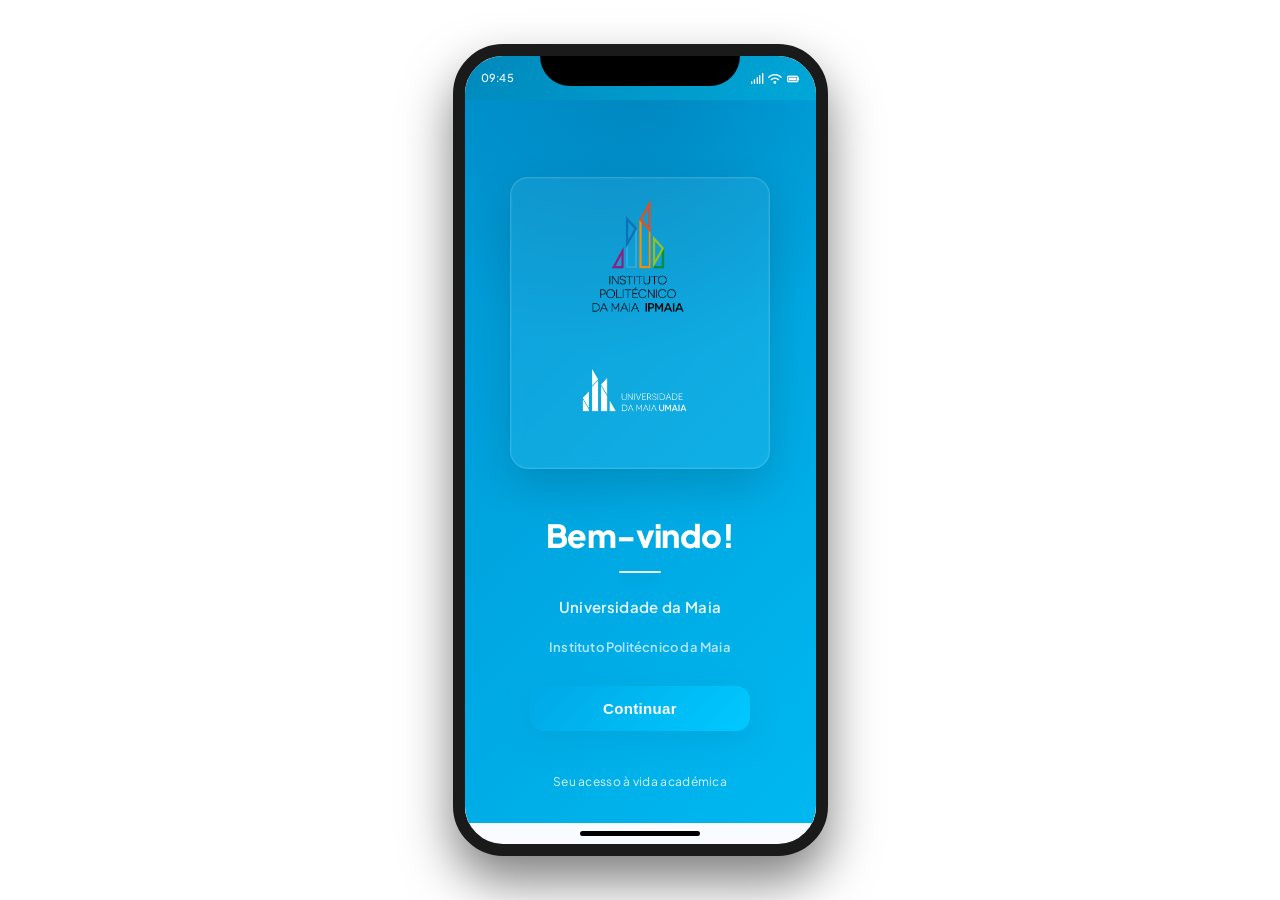
<file: app ismai/index.html>
<!DOCTYPE html>
<html lang="pt-PT">
<head>
    <meta charset="UTF-8">
    <meta name="viewport" content="width=device-width, initial-scale=1.0">
    <title>IPMAIA Student App</title>
    <link rel="stylesheet" href="https://cdnjs.cloudflare.com/ajax/libs/font-awesome/6.0.0/css/all.min.css">
    <link rel="stylesheet" href="styles.css">
    <style>
        @import url('https://fonts.googleapis.com/css2?family=Plus+Jakarta+Sans:wght@400;500;600;700;800&display=swap');

        * {
            margin: 0;
            padding: 0;
            box-sizing: border-box;
        }

        :root {
            --bg-primary: #f8fbff;
            --bg-secondary: #e6f4ff;
            --bg-card: #ffffff;
            --text-primary: #0b1930;
            --text-secondary: #3b4a5c;
            --border-color: #d5e8ff;
            --body-bg: #ffffff;
        }

        html.dark-mode {
            --bg-primary: #0a1022;
            --bg-secondary: #0f1630;
            --bg-card: #131c35;
            --text-primary: #e8f2ff;
            --text-secondary: #c0cee5;
            --border-color: #182238;
            --body-bg: #05070f;
        }

        body {
            font-family: 'Plus Jakarta Sans', -apple-system, BlinkMacSystemFont, 'Segoe UI', 'Helvetica Neue', sans-serif;
            background: var(--body-bg);
            display: flex;
            justify-content: center;
            align-items: center;
            min-height: 100vh;
            padding: 10px;
            transition: background 0.4s cubic-bezier(0.4, 0, 0.2, 1);
            -webkit-font-smoothing: antialiased;
            -moz-osx-font-smoothing: grayscale;
        }

        @media (prefers-reduced-motion: reduce) {
            *,
            *::before,
            *::after {
                animation-duration: 0.01ms !important;
                animation-iteration-count: 1 !important;
                transition-duration: 0.01ms !important;
            }
        }

        /* ===== SPLASH SCREEN ===== */
        .splash-screen-content {
            position: relative;
            display: flex;
            flex-direction: column;
            align-items: center;
            justify-content: space-between;
            padding: 36px 24px 32px;
            height: 100%;
            width: 100%;
            gap: 24px;
            background: linear-gradient(135deg, #0096d3 0%, #00b8f0 100%);
            overflow: hidden;
        }

        .splash-screen-content::before {
            content: '';
            position: absolute;
            inset: 0;
            background: radial-gradient(120% 60% at 50% 0%, rgba(0, 44, 88, 0.18), transparent 60%);
            pointer-events: none;
        }

        .splash-hero {
            position: relative;
            width: 100%;
            max-width: 260px;
            padding: 18px 16px;
            border-radius: 18px;
            background: rgba(255, 255, 255, 0.06);
            border: 1px solid rgba(255, 255, 255, 0.14);
            box-shadow: 0 18px 45px rgba(0, 0, 0, 0.15), 0 0 0 1px rgba(255, 255, 255, 0.05) inset;
            backdrop-filter: blur(6px);
        }

        .splash-logos {
            display: flex;
            flex-direction: column;
            align-items: center;
            gap: 14px;
        }

        .splash-logo {
            width: 120px;
            height: 120px;
            display: flex;
            align-items: center;
            justify-content: center;
            animation: fadeInScale 0.8s cubic-bezier(0.4, 0, 0.2, 1);
        }

        .splash-logo img {
            max-width: 100%;
            max-height: 100%;
            object-fit: contain;
        }

        @keyframes fadeInScale {
            from {
                opacity: 0;
                transform: scale(0.8);
            }
            to {
                opacity: 1;
                transform: scale(1);
            }
        }

        .splash-content {
            text-align: center;
            display: flex;
            flex-direction: column;
            align-items: center;
            gap: 10px;
        }

        @keyframes fadeInUp {
            from {
                opacity: 0;
                transform: translateY(20px);
            }
            to {
                opacity: 1;
                transform: translateY(0);
            }
        }

        .splash-title {
            font-size: 32px;
            font-weight: 800;
            color: #ffffff;
            margin-bottom: 2px;
            letter-spacing: -0.6px;
        }

        .splash-subtitle {
            font-size: 15px;
            color: #e6f7ff;
            margin-bottom: 8px;
            letter-spacing: 0.35px;
            font-weight: 600;
        }

        .splash-subtitle-secondary {
            font-size: 13px;
            color: #b3e5ff;
            margin-bottom: 18px;
            letter-spacing: 0.2px;
            font-weight: 600;
        }

        .splash-accent {
            width: 42px;
            height: 2px;
            border-radius: 999px;
            background: rgba(255, 255, 255, 0.9);
            box-shadow: 0 6px 14px rgba(0, 0, 0, 0.12);
            margin: -2px 0 12px;
        }

        .splash-button {
            position: relative;
            padding: 14px 32px;
            min-width: 220px;
            background: linear-gradient(135deg, #00a8e6 0%, #00c9ff 100%);
            color: white;
            border: none;
            border-radius: 14px;
            font-size: 15px;
            font-weight: 700;
            cursor: pointer;
            transition: all 0.22s cubic-bezier(0.4, 0, 0.2, 1);
            box-shadow: 0 10px 26px rgba(0, 153, 204, 0.35);
            letter-spacing: 0.35px;
            overflow: hidden;
        }

        .splash-button:hover {
            transform: translateY(-1px);
            box-shadow: 0 12px 28px rgba(0, 153, 204, 0.42);
        }

        .splash-button:active {
            transform: scale(0.985);
            box-shadow: 0 6px 16px rgba(0, 153, 204, 0.4);
            color: #dff2ff;
        }

        .splash-button .spinner {
            display: inline-block;
            width: 16px;
            height: 16px;
            margin-right: 8px;
            border: 2px solid rgba(255, 255, 255, 0.6);
            border-top-color: transparent;
            border-radius: 50%;
            animation: spin 0.7s linear infinite;
            vertical-align: text-bottom;
        }

        .splash-button.loading {
            opacity: 0.9;
            pointer-events: none;
        }

        @keyframes spin {
            from { transform: rotate(0deg); }
            to { transform: rotate(360deg); }
        }

        .splash-footer {
            font-size: 12px;
            color: #e6f7ff;
            opacity: 0.95;
            text-align: center;
            letter-spacing: 0.3px;
        }

        .phone-frame {
            width: 375px;
            height: 812px;
            background: var(--bg-primary);
            border-radius: 50px;
            border: 12px solid #1a1a1a;
            box-shadow: 0 25px 50px rgba(0, 0, 0, 0.5), 0 0 0 1px rgba(255, 255, 255, 0.1) inset;
            display: flex;
            flex-direction: column;
            overflow: hidden;
            position: relative;
            transition: transform 0.3s ease;
        }

        .phone-notch {
            position: absolute;
            top: 0;
            left: 50%;
            transform: translateX(-50%);
            width: 200px;
            height: 30px;
            background: #000;
            border-radius: 0 0 30px 30px;
            z-index: 10;
        }

        .status-bar {
            height: 44px;
            background: linear-gradient(135deg, #0088bb 0%, #00a8d8 100%);
            color: white;
            display: flex;
            justify-content: space-between;
            align-items: center;
            padding: 0 16px;
            font-size: 11px;
            font-weight: 500;
            letter-spacing: 0.3px;
            z-index: 9;
        }

        .status-icons {
            display: flex;
            gap: 5px;
        }

        .app-content {
            flex: 1;
            display: flex;
            flex-direction: column;
            overflow: hidden;
            background: var(--bg-primary);
        }

        .screen {
            display: none;
            flex: 1;
            flex-direction: column;
            overflow-y: auto;
            animation: fadeIn 0.3s ease;
        }

        .screen.active {
            display: flex;
        }

        @keyframes fadeIn {
            from { opacity: 0; }
            to { opacity: 1; }
        }

        @keyframes fadeInUp {
            from {
                opacity: 0;
                transform: translateY(20px);
            }
            to {
                opacity: 1;
                transform: translateY(0);
            }
        }

        @keyframes slideInUp {
            from {
                opacity: 0;
                transform: translateY(16px);
            }
            to {
                opacity: 1;
                transform: translateY(0);
            }
        }

        @keyframes wave {
            0%, 100% { transform: rotate(0deg); }
            10% { transform: rotate(14deg); }
            20% { transform: rotate(-8deg); }
            30% { transform: rotate(14deg); }
            40% { transform: rotate(-4deg); }
            50% { transform: rotate(10deg); }
            60% { transform: rotate(0deg); }
        }

        /* Home Entry States */
        #home.first-entry .screen-header,
        #home.first-entry .greeting,
        #home.first-entry .section-title,
        #home.first-entry .stat-card,
        #home.first-entry .card,
        #home.first-entry .news-item {
            opacity: 0;
        }

        #home.first-entry.active .screen-header,
        #home.first-entry.active .greeting,
        #home.first-entry.active .section-title,
        #home.first-entry.active .stat-card,
        #home.first-entry.active .card,
        #home.first-entry.active .news-item {
            animation: slideInUp 0.5s cubic-bezier(0.4, 0, 0.2, 1) forwards;
        }

        #home.first-entry.active .screen-header {
            animation-delay: 0ms;
        }

        #home.first-entry.active .greeting {
            animation-delay: 80ms;
        }

        #home.first-entry.active .section-title:nth-of-type(2) {
            animation-delay: 160ms;
        }

        #home.first-entry.active .stat-card:nth-of-type(3) {
            animation-delay: 200ms;
        }

        #home.first-entry.active .stat-card:nth-of-type(4) {
            animation-delay: 240ms;
        }

        #home.first-entry.active .section-title.priority:nth-of-type(5) {
            animation-delay: 280ms;
        }

        #home.first-entry.active .card.next-class {
            animation-delay: 320ms;
        }

        #home.first-entry.active .section-title.priority:nth-of-type(7) {
            animation-delay: 360ms;
        }

        #home.first-entry.active .news-item {
            animation-delay: 400ms;
        }

        /* ===== LOGIN SCREEN ===== */
        .login-container {
            display: flex;
            flex-direction: column;
            align-items: center;
            justify-content: center;
            padding: 40px 24px;
            height: 100%;
            background: linear-gradient(135deg, #0099cc 0%, #00b8f0 100%);
        }

        .login-logos {
            display: flex;
            flex-direction: column;
            align-items: center;
            gap: 10px;
            margin-bottom: 36px;
        }

        .login-logo {
            width: 90px;
            height: 90px;
            display: flex;
            align-items: center;
            justify-content: center;
        }

        .login-logo img {
            max-width: 100%;
            max-height: 100%;
            object-fit: contain;
        }

        .login-form {
            width: 100%;
            max-width: 320px;
        }

        .form-group {
            width: 100%;
            margin-bottom: 24px;
            position: relative;
        }

        .form-group label {
            position: absolute;
            left: 16px;
            top: 16px;
            font-size: 15px;
            font-weight: 500;
            color: #64748b;
            pointer-events: none;
            transition: all 0.2s cubic-bezier(0.4, 0, 0.2, 1);
            background: #ffffff;
            padding: 2px 6px;
            border-radius: 6px;
        }

        html.dark-mode .form-group label {
            background: #1a2847;
            color: #7a9bc3;
        }

        .form-group input {
            width: 100%;
            padding: 16px;
            padding-right: 44px;
            border: 2px solid #e2e8f0;
            background: #ffffff;
            color: #0f172a;
            border-radius: 12px;
            font-size: 15px;
            transition: all 0.2s cubic-bezier(0.4, 0, 0.2, 1);
            font-family: inherit;
            letter-spacing: 0.2px;
            box-shadow: 0 1px 3px rgba(0, 0, 0, 0.03);
        }

        .form-group input::placeholder {
            color: transparent;
        }

        .form-group input:focus,
        .form-group input:not(:placeholder-shown) {
            padding-top: 22px;
            padding-bottom: 10px;
        }

        .form-group input:focus + label,
        .form-group input:not(:placeholder-shown) + label {
            top: -8px;
            left: 12px;
            font-size: 12px;
            font-weight: 600;
            color: #0099cc;
        }

        .form-group input:focus {
            outline: none;
            border-color: #0099cc;
            box-shadow: 0 0 0 4px rgba(0, 153, 204, 0.12), 0 2px 6px rgba(0, 0, 0, 0.05);
        }

        .form-group.error input {
            border-color: #ef4444;
            background: #fef2f2;
        }

        .form-group.error label {
            color: #dc2626;
        }

        .form-group.success input {
            border-color: #10b981;
        }

        .form-helper {
            font-size: 12px;
            color: rgba(255, 255, 255, 0.7);
            margin-top: 6px;
            padding-left: 4px;
            line-height: 1.4;
        }

        .form-error {
            font-size: 12px;
            color: #fecaca;
            margin-top: 6px;
            padding-left: 4px;
            display: none;
            line-height: 1.4;
        }

        .form-group.error .form-error {
            display: block;
        }

        .password-toggle {
            position: absolute;
            right: 14px;
            top: 50%;
            transform: translateY(-50%);
            background: none;
            border: none;
            color: #94a3b8;
            cursor: pointer;
            padding: 6px;
            transition: color 0.2s;
            font-size: 16px;
        }

        .password-toggle:hover {
            color: #64748b;
        }

        .login-button {
            width: 100%;
            min-height: 50px;
            padding: 0 20px;
            background: linear-gradient(135deg, #0ea5e9 0%, #0284c7 100%);
            color: #ffffff;
            border: none;
            border-radius: 12px;
            font-size: 15px;
            font-weight: 600;
            letter-spacing: 0.3px;
            cursor: pointer;
            transition: all 0.2s cubic-bezier(0.4, 0, 0.2, 1);
            box-shadow: 0 4px 12px rgba(14, 165, 233, 0.4);
            position: relative;
            overflow: hidden;
        }

        .login-button:hover:not(:disabled) {
            transform: translateY(-1px);
            box-shadow: 0 6px 16px rgba(14, 165, 233, 0.5);
            background: linear-gradient(135deg, #38bdf8 0%, #0ea5e9 100%);
        }

        .login-button:active:not(:disabled) {
            transform: scale(0.97);
            box-shadow: 0 2px 8px rgba(14, 165, 233, 0.35);
        }

        .login-button:disabled {
            opacity: 0.6;
            cursor: not-allowed;
            background: linear-gradient(135deg, #94a3b8 0%, #64748b 100%);
            box-shadow: none;
        }

        .login-button.loading {
            pointer-events: none;
        }

        .login-button .button-text {
            display: inline-flex;
            align-items: center;
            gap: 8px;
            transition: opacity 0.2s;
        }

        .login-button.loading .button-text {
            opacity: 0;
        }

        .login-button .spinner {
            position: absolute;
            top: 50%;
            left: 50%;
            transform: translate(-50%, -50%);
            width: 20px;
            height: 20px;
            border: 2px solid rgba(255, 255, 255, 0.3);
            border-top-color: #ffffff;
            border-radius: 50%;
            animation: spin 0.6s linear infinite;
            opacity: 0;
        }

        .login-button.loading .spinner {
            opacity: 1;
        }

        @keyframes shake {
            0%, 100% { transform: translateX(0); }
            10%, 30%, 50%, 70%, 90% { transform: translateX(-4px); }
            20%, 40%, 60%, 80% { transform: translateX(4px); }
        }

        .login-form.shake {
            animation: shake 0.4s cubic-bezier(0.36, 0.07, 0.19, 0.97);
        }

        .login-hint {
            font-size: 10px;
            color: rgba(255, 255, 255, 0.5);
            text-align: center;
            margin-top: 32px;
            padding: 8px 12px;
            background: rgba(255, 255, 255, 0.05);
            border-radius: 8px;
            border: 1px solid rgba(255, 255, 255, 0.1);
        }

        .login-hint strong {
            color: rgba(255, 255, 255, 0.7);
        }

        /* ===== APP SCREENS ===== */
        .screen-header {
            background: linear-gradient(135deg, #0099cc 0%, #00b8e6 100%);
            color: white;
            padding: 12px 20px;
            flex-shrink: 0;
            display: flex;
            justify-content: space-between;
            align-items: center;
            box-shadow: 0 1px 3px rgba(0, 153, 204, 0.1);
        }

        .screen-header h2 {
            font-size: 20px;
            font-weight: 600;
            letter-spacing: -0.3px;
            opacity: 0.95;
        }

        .logout-btn {
            background: rgba(255, 255, 255, 0.2);
            color: white;
            border: none;
            padding: 6px 10px;
            border-radius: 6px;
            font-size: 12px;
            cursor: pointer;
            transition: all 0.3s ease;
        }

        .logout-btn:active {
            background: rgba(255, 255, 255, 0.3);
        }

        .theme-toggle {
            background: rgba(255, 255, 255, 0.15);
            color: rgba(255, 255, 255, 0.95);
            border: none;
            padding: 6px 9px;
            border-radius: 8px;
            font-size: 15px;
            cursor: pointer;
            transition: all 0.2s ease;
            margin-left: 8px;
        }

        .theme-toggle:active {
            background: rgba(255, 255, 255, 0.25);
            transform: scale(0.95);
        }

        .logout-card {
            width: 100%;
            margin-top: 24px;
            padding: 15px 16px;
            background: linear-gradient(135deg, #ef4444 0%, #dc2626 100%);
            color: white;
            border: none;
            border-radius: 12px;
            font-size: 15px;
            font-weight: 600;
            letter-spacing: 0.3px;
            cursor: pointer;
            transition: all 0.3s cubic-bezier(0.4, 0, 0.2, 1);
            box-shadow: 0 4px 15px rgba(239, 68, 68, 0.3), 0 1px 3px rgba(0, 0, 0, 0.1);
        }

        .logout-card:active {
            transform: scale(0.98);
            box-shadow: 0 2px 8px rgba(239, 68, 68, 0.4);
        }

        .screen-body {
            flex: 1;
            overflow-y: auto;
            padding: 20px 18px 24px 18px;
            background: var(--bg-primary);
        }

        .screen-body::-webkit-scrollbar {
            width: 4px;
        }

        .screen-body::-webkit-scrollbar-track {
            background: transparent;
        }

        .screen-body::-webkit-scrollbar-thumb {
            background: var(--text-secondary);
            border-radius: 2px;
            opacity: 0.3;
        }

        .card {
            background: var(--bg-card);
            border-radius: 12px;
            padding: 16px;
            margin-bottom: 12px;
            border-left: 3px solid #f97316;
            box-shadow: 0 1px 2px rgba(0, 0, 0, 0.04);
            transition: all 0.2s cubic-bezier(0.4, 0, 0.2, 1);
            cursor: pointer;
        }

        .card:active {
            transform: scale(0.98);
            box-shadow: 0 1px 3px rgba(0, 0, 0, 0.08);
        }

        .card h3 {
            font-size: 15px;
            font-weight: 600;
            margin-bottom: 6px;
            color: var(--text-primary);
            letter-spacing: 0.1px;
        }

        .card p {
            font-size: 13px;
            color: var(--text-secondary);
            line-height: 1.5;
            font-weight: 400;
        }

        .card.next-class {
            padding: 18px;
            border-left-width: 2px;
            border-left-color: rgba(8, 145, 178, 0.2);
            margin-bottom: 16px;
        }

        .card.next-class h3 {
            font-size: 16px;
            font-weight: 700;
            margin-bottom: 8px;
            color: var(--text-primary);
        }

        .card.next-class p {
            display: flex;
            align-items: center;
            gap: 6px;
            font-size: 14px;
        }

        .card.next-class p i {
            color: var(--text-secondary);
            opacity: 0.6;
        }

        .card.current-class {
            border-left: none;
            background: #ffffff;
            box-shadow: 0 6px 16px rgba(16, 185, 129, 0.12);
            border: 1px solid rgba(16, 185, 129, 0.2);
        }

        .card.past-class {
            opacity: 0.78;
        }

        .card.break-card {
            border-left: none;
            background: #f8fafc;
            border: 1px solid #e2e8f0;
            opacity: 0.85;
            cursor: default;
            box-shadow: none;
        }

        .card.break-card:active {
            transform: none;
        }

        .class-badge {
            display: inline-block;
            padding: 2px 7px;
            border-radius: 999px;
            font-size: 9.5px;
            font-weight: 600;
            text-transform: uppercase;
            letter-spacing: 0.4px;
            margin-bottom: 6px;
            border: 1px solid transparent;
        }

        .class-badge.current {
            background: rgba(16, 185, 129, 0.1);
            color: #0f9f75;
            border-color: rgba(16, 185, 129, 0.16);
        }

        .class-badge.next {
            background: rgba(249, 115, 22, 0.12);
            color: #c0561a;
            border-color: rgba(249, 115, 22, 0.18);
        }

        .class-meta {
            display: flex;
            flex-direction: column;
            gap: 4px;
            margin-top: 8px;
        }

        .class-meta-item {
            display: flex;
            align-items: center;
            gap: 6px;
            font-size: 12px;
            color: #5b6472;
        }

        .class-meta-item i {
            font-size: 11px;
            opacity: 0.45;
            width: 14px;
        }

        /* Horário – refinamento de estados e cores */
        #horario .card {
            background: #ffffff;
            border: 1px solid #e5e7eb;
            box-shadow: 0 4px 12px rgba(15, 23, 42, 0.06);
        }

        html.dark-mode #horario .card {
            background: #131c35;
            border-color: #182238;
            box-shadow: 0 4px 12px rgba(0, 0, 0, 0.3);
        }

        #horario .card h3 {
            color: #0f172a;
            font-weight: 700;
            letter-spacing: -0.1px;
        }

        html.dark-mode #horario .card h3 {
            color: #e8f2ff;
        }

        #horario .card.current-class {
            border-color: rgba(16, 185, 129, 0.2);
            box-shadow: 0 6px 16px rgba(16, 185, 129, 0.12);
        }

        #horario .card.past-class {
            background: #f9fafb;
            border-color: #e5e7eb;
            box-shadow: none;
        }

        #horario .card.break-card {
            background: #f8fafc;
            border-color: #e2e8f0;
            box-shadow: none;
        }

        #horario .card .card-cta {
            color: #2563eb;
            display: none;
            opacity: 0.85;
        }

        #horario .card.current-class .card-cta,
        #horario .card .class-badge.next ~ .card-cta {
            display: inline-flex;
        }

        #horario .card .card-cta:hover {
            opacity: 1;
        }

        /* Notas – hierarquia, acentos suaves e interação */
        #notas .card {
            background: #ffffff;
            border: 1px solid #e5e7eb;
            border-left: 2px solid rgba(249, 115, 22, 0.28);
            padding: 18px;
            box-shadow: 0 4px 12px rgba(15, 23, 42, 0.05);
        }

        #notas .card h3 {
            margin-bottom: 10px;
            color: #0f172a;
            font-weight: 700;
        }

        html.dark-mode #notas .card {
            background: #131c35;
            border-color: #182238;
        }

        html.dark-mode #notas .card h3 {
            color: #e8f2ff;
        }

        .note-row {
            display: flex;
            align-items: baseline;
            gap: 6px;
        }

        .note-label {
            font-size: 11px;
            color: #6b7280;
            text-transform: uppercase;
            letter-spacing: 0.5px;
            font-weight: 600;
        }

        html.dark-mode .note-label {
            color: #a0c5e0;
        }

        .note-value {
            font-size: 18px;
            font-weight: 700;
            color: #0f172a;
            letter-spacing: -0.2px;
        }

        html.dark-mode .note-value {
            color: #e8f2ff;
        }

        .note-card {
            transition: transform 0.15s ease, box-shadow 0.15s ease;
        }

        .note-card:active {
            transform: scale(0.985);
            box-shadow: 0 6px 16px rgba(15, 23, 42, 0.08);
        }

        .note-empty {
            display: none;
            background: #ffffff;
            border: 1px dashed #e5e7eb;
            border-radius: 12px;
            padding: 16px;
            color: #475569;
            font-size: 13px;
            text-align: center;
        }

        @media (prefers-reduced-motion: reduce) {
            .note-card {
                transition: none;
            }

            .note-card:active {
                transform: none;
            }
        }

        .bottom-nav {
            background: var(--bg-card);
            border-top: 1px solid var(--border-color);
            display: flex;
            justify-content: space-around;
            padding: 10px 0 24px 0;
            flex-shrink: 0;
            box-shadow: 0 -1px 2px rgba(0, 0, 0, 0.03);
        }

        .nav-item {
            display: flex;
            flex-direction: column;
            align-items: center;
            gap: 3px;
            cursor: pointer;
            color: #9ca3af;
            font-size: 10px;
            font-weight: 500;
            transition: all 0.2s ease;
            flex: 1;
            opacity: 0.7;
        }

        .nav-item i {
            font-size: 20px;
            transition: all 0.2s ease;
        }

        .nav-item.active {
            color: #0891b2;
            opacity: 1;
        }

        .nav-item.active i {
            font-size: 22px;
        }

        .nav-item:active {
            transform: scale(0.95);
        }

        .home-indicator {
            height: 5px;
            background: #000;
            border-radius: 2.5px;
            margin: 8px auto;
            width: 120px;
            flex-shrink: 0;
        }

        .stat-card {
            background: var(--bg-card);
            border-radius: 12px;
            padding: 14px;
            text-align: center;
            margin-bottom: 12px;
            border: 1.5px solid #f59e0b;
            box-shadow: 0 1px 3px rgba(0, 0, 0, 0.04);
            transition: all 0.2s ease;
        }

        .stat-card:active {
            transform: scale(0.98);
            box-shadow: 0 1px 2px rgba(0, 0, 0, 0.06);
        }

        .stat-value {
            font-size: 24px;
            font-weight: 700;
            color: var(--text-primary);
            margin-bottom: 4px;
            letter-spacing: -0.5px;
        }

        .stat-label {
            font-size: 11px;
            color: var(--text-secondary);
            font-weight: 500;
            opacity: 0.7;
        }

        .stat-description {
            font-size: 10px;
            color: var(--text-secondary);
            font-weight: 400;
            opacity: 0.6;
            margin-top: 2px;
            line-height: 1.3;
        }

        .greeting {
            background: linear-gradient(135deg, #0891b2 0%, #06b6d4 100%);
            color: white;
            border-radius: 14px;
            padding: 18px 20px;
            margin-bottom: 24px;
            box-shadow: 0 2px 8px rgba(8, 145, 178, 0.15);
        }

        .greeting h2 {
            font-size: 20px;
            margin-bottom: 4px;
            font-weight: 600;
            letter-spacing: -0.2px;
        }

        .greeting h2 span {
            font-weight: 700;
            letter-spacing: -0.3px;
        }

        .greeting-emoji {
            display: inline-block;
            margin-left: 4px;
        }

        .greeting-emoji.wave {
            animation: wave 0.6s ease-in-out;
            transform-origin: 70% 70%;
        }

        .greeting p {
            font-size: 13px;
            opacity: 0.85;
            letter-spacing: 0.1px;
            font-weight: 400;
            margin-bottom: 0;
        }

        .greeting-cta {
            display: inline-flex;
            align-items: center;
            gap: 4px;
            font-size: 12px;
            color: rgba(255, 255, 255, 0.95);
            text-decoration: none;
            margin-top: 10px;
            padding: 6px 12px 6px 0;
            border-radius: 6px;
            transition: all 0.2s ease;
            font-weight: 500;
        }

        .greeting-cta:hover {
            color: #ffffff;
            gap: 6px;
        }

        .greeting-cta i {
            font-size: 10px;
        }

        .section-title {
            font-size: 11px;
            font-weight: 700;
            color: var(--text-secondary);
            margin: 28px 0 12px 0;
            text-transform: uppercase;
            letter-spacing: 0.8px;
            opacity: 0.6;
        }

        .section-title.priority {
            font-size: 12px;
            color: var(--text-primary);
            opacity: 0.75;
            margin-top: 24px;
        }

        .section-cta {
            display: inline-flex;
            align-items: center;
            gap: 4px;
            font-size: 11px;
            color: #0891b2;
            text-decoration: none;
            margin-top: 12px;
            padding: 4px 0;
            font-weight: 600;
            transition: all 0.2s ease;
            opacity: 0.8;
        }

        .section-cta:hover {
            opacity: 1;
            gap: 6px;
        }

        .section-cta i {
            font-size: 9px;
        }

        .card-cta {
            display: inline-flex;
            align-items: center;
            gap: 4px;
            font-size: 12px;
            color: #0891b2;
            text-decoration: none;
            margin-top: 8px;
            font-weight: 500;
            transition: all 0.2s ease;
            opacity: 0.75;
        }

        .card-cta:hover {
            opacity: 1;
            gap: 6px;
        }

        .card-cta i {
            font-size: 10px;
        }


        .news-item {
            background: var(--bg-card);
            border-radius: 12px;
            padding: 14px 16px;
            margin-bottom: 12px;
            border-left: 3px solid #a855f7;
            box-shadow: 0 1px 2px rgba(0, 0, 0, 0.04);
            transition: all 0.2s cubic-bezier(0.4, 0, 0.2, 1);
            cursor: pointer;
            position: relative;
        }

        .news-item.unread::before {
            content: '';
            position: absolute;
            left: -3px;
            top: 50%;
            transform: translateY(-50%);
            width: 6px;
            height: 6px;
            background: #a855f7;
            border-radius: 50%;
            box-shadow: 0 0 8px rgba(168, 85, 247, 0.6);
        }

        .news-item.unread {
            background: rgba(168, 85, 247, 0.03);
        }

        .news-item:active {
            transform: scale(0.98);
            box-shadow: 0 1px 3px rgba(0, 0, 0, 0.08);
        }

        .news-title {
            font-size: 14px;
            font-weight: 600;
            margin-bottom: 5px;
            color: var(--text-primary);
            letter-spacing: 0.1px;
            line-height: 1.4;
        }

        .news-date {
            font-size: 11px;
            color: var(--text-secondary);
            font-weight: 400;
            opacity: 0.7;
        }

        .profile-header {
            background: linear-gradient(135deg, #0099cc 0%, #00b8e6 100%);
            color: white;
            border-radius: 16px;
            padding: 20px;
            text-align: center;
            margin: 0 -15px 15px -15px;
            box-shadow: 0 4px 15px rgba(0, 153, 204, 0.2);
        }

        .profile-avatar {
            font-size: 50px;
            margin-bottom: 10px;
        }

        .profile-header h2 {
            font-size: 16px;
            margin-bottom: 5px;
        }

        .profile-header p {
            font-size: 11px;
            opacity: 0.9;
        }

        .profile-logo {
            width: 80px;
            height: 80px;
            margin: 15px auto;
            display: flex;
            align-items: center;
            justify-content: center;
        }

        .profile-logo img {
            max-width: 100%;
            max-height: 100%;
            object-fit: contain;
        }
    </style>
</head>
<body>
    <!-- APP PHONE FRAME -->
    <div class="phone-frame" id="phoneFrame">
        <div class="phone-notch"></div>

        <div class="status-bar">
            <div>09:45</div>
            <div class="status-icons">
                <i class="fas fa-signal"></i>
                <i class="fas fa-wifi"></i>
                <i class="fas fa-battery-full"></i>
            </div>
        </div>

        <div class="app-content">
            <!-- SPLASH SCREEN -->
            <div class="screen active" id="splash">
                <div class="splash-screen-content">
                    <div style="flex: 0;"></div>

                    <div class="splash-hero">
                        <div class="splash-logos">
                            <div class="splash-logo">
                                <img src="assets/ipmaia.png" alt="IPMAIA Logo">
                            </div>
                            <div class="splash-logo">
                                <img src="assets/umaia.png" alt="UMAIA Logo">
                            </div>
                        </div>
                    </div>

                    <div class="splash-content">
                        <h1 class="splash-title">Bem-vindo!</h1>
                        <div class="splash-accent"></div>
                        <p class="splash-subtitle">Universidade da Maia</p>
                        <p class="splash-subtitle-secondary">Instituto Politécnico da Maia</p>
                        <button class="splash-button" onclick="startApp(this)">
                            Continuar
                        </button>
                    </div>

                    <p class="splash-footer">Seu acesso à vida académica</p>
                </div>
            </div>

            <!-- LOGIN -->
            <div class="screen" id="login">
                <div class="login-container">
                    <div class="login-logos">
                        <div class="login-logo">
                            <img src="assets/ipmaia.png" alt="IPMAIA Logo">
                        </div>
                        <div class="login-logo">
                            <img src="assets/umaia.png" alt="UMAIA Logo">
                        </div>
                    </div>

                    <form class="login-form" id="loginForm" onsubmit="handleLogin(event)">
                        <div class="form-group" id="usernameGroup">
                            <input type="text" id="username" placeholder=" " required autocomplete="off" value="21903456">
                            <label for="username">Número Institucional</label>
                            <div class="form-helper">Número institucional – 8 dígitos</div>
                            <div class="form-error" id="usernameError">Número institucional inválido</div>
                        </div>

                        <div class="form-group" id="passwordGroup">
                            <input type="password" id="password" placeholder=" " required autocomplete="off" value="1234">
                            <label for="password">Palavra-passe</label>
                            <button type="button" class="password-toggle" onclick="togglePassword()" aria-label="Mostrar palavra-passe">
                                <i class="fas fa-eye" id="passwordIcon"></i>
                            </button>
                            <div class="form-helper">Sua palavra-passe segura</div>
                            <div class="form-error" id="passwordError">Credenciais inválidas</div>
                        </div>

                        <button type="submit" class="login-button" id="loginBtn">
                            <span class="button-text">
                                <i class="fas fa-sign-in-alt"></i>
                                <span>Entrar</span>
                            </span>
                            <span class="spinner"></span>
                        </button>
                    </form>

                    <div class="login-hint">
                        <strong>Demo:</strong> 21903456 / 1234
                    </div>
                </div>
            </div>

            <!-- HOME -->
            <div class="screen first-entry" id="home">
                <div class="screen-header">
                    <h2>Home</h2>
                    <button class="theme-toggle" onclick="toggleTheme()">
                        <i class="fas fa-moon"></i>
                    </button>
                </div>
                <div class="screen-body">
                    <div class="greeting">
                        <h2>Bom dia, <span id="studentName">João</span>.</h2>
                        <p>Sexta-feira, 10 de janeiro</p>
                        <a href="#" class="greeting-cta" onclick="switchTab('horario'); return false;">
                            Ver atividades de hoje <i class="fas fa-arrow-right"></i>
                        </a>
                    </div>

                    <div class="section-title priority">Próxima aula</div>
                    <div class="card next-class" id="nextClass">
                        <h3>Bases de Dados</h3>
                        <p><i class="fas fa-clock"></i> Hoje, às 10:30 · Sala 301</p>
                        <a href="#" class="card-cta" onclick="switchTab('horario'); return false;">
                            Ver detalhes da aula <i class="fas fa-arrow-right"></i>
                        </a>
                    </div>

                    <div class="section-title priority">Comunicados recentes</div>
                    <div class="news-item unread" id="comunicado-1" data-id="1">
                        <div class="news-title">Aulas suspensas amanhã</div>
                        <div class="news-date">Comunicado institucional · Hoje às 14:00</div>
                    </div>
                    <a href="#" class="section-cta" onclick="switchTab('comunicados'); return false;">
                        Ver todos os comunicados <i class="fas fa-arrow-right"></i>
                    </a>

                    <div class="section-title">Resumo académico</div>
                    <div class="stat-card" id="statMedia">
                        <div class="stat-value" data-target="8.5">0</div>
                        <div class="stat-label">Média geral</div>
                        <div class="stat-description">Situação regular</div>
                    </div>

                    <div class="stat-card" id="statPresenca">
                        <div class="stat-value" data-target="95">0</div>
                        <div class="stat-label">Presença</div>
                        <div class="stat-description">Dentro dos limites regulamentares</div>
                    </div>
                    <a href="#" class="section-cta" onclick="switchTab('notas'); return false;">
                        Consultar desempenho académico <i class="fas fa-arrow-right"></i>
                    </a>
                </div>
            </div>

            <!-- HORÁRIO -->
            <div class="screen" id="horario">
                <div class="screen-header">
                    <h2>Horário</h2>
                </div>
                <div class="screen-body">
                    <div class="card past-class" onclick="openCourseDetail('prog-web')">
                        <h3>08:00 – Programação Web (Front-End)</h3>
                        <div class="class-meta">
                            <div class="class-meta-item">
                                <i class="fas fa-chalkboard-teacher"></i>
                                <span>Prof. Artur Jorge</span>
                            </div>
                            <div class="class-meta-item">
                                <i class="fas fa-map-marker-alt"></i>
                                <span>Laboratório 1</span>
                            </div>
                        </div>
                    </div>

                    <div class="card current-class" onclick="openCourseDetail('bases-dados')">
                        <span class="class-badge current">Em curso</span>
                        <h3>10:00 – Bases de Dados</h3>
                        <div class="class-meta">
                            <div class="class-meta-item">
                                <i class="fas fa-chalkboard-teacher"></i>
                                <span>Prof. Mário Henriques</span>
                            </div>
                            <div class="class-meta-item">
                                <i class="fas fa-map-marker-alt"></i>
                                <span>Sala 301</span>
                            </div>
                        </div>
                        <a href="#" class="card-cta" onclick="event.stopPropagation(); openCourseDetail('bases-dados'); return false;">
                            Ver conteúdos da aula <i class="fas fa-arrow-right"></i>
                        </a>
                    </div>

                    <div class="card break-card">
                        <h3>12:00 – Pausa para almoço</h3>
                    </div>

                    <div class="card" onclick="openCourseDetail('computacao-nuvem')">
                        <span class="class-badge next">Próxima</span>
                        <h3>13:00 – Computação na Nuvem</h3>
                        <div class="class-meta">
                            <div class="class-meta-item">
                                <i class="fas fa-chalkboard-teacher"></i>
                                <span>Prof. Pedro Proença</span>
                            </div>
                            <div class="class-meta-item">
                                <i class="fas fa-map-marker-alt"></i>
                                <span>Laboratório 2</span>
                            </div>
                        </div>
                        <a href="#" class="card-cta" onclick="event.stopPropagation(); openCourseDetail('computacao-nuvem'); return false;">
                            Ver conteúdos da aula <i class="fas fa-arrow-right"></i>
                        </a>
                    </div>

                    <div class="card" onclick="openCourseDetail('marketing-digital')">
                        <h3>15:00 – Marketing e Comunicação Digital</h3>
                        <div class="class-meta">
                            <div class="class-meta-item">
                                <i class="fas fa-chalkboard-teacher"></i>
                                <span>Prof. Carla Amorim</span>
                            </div>
                            <div class="class-meta-item">
                                <i class="fas fa-map-marker-alt"></i>
                                <span>Sala 205</span>
                            </div>
                        </div>
                        <a href="#" class="card-cta" onclick="event.stopPropagation(); openCourseDetail('marketing-digital'); return false;">
                            Ver conteúdos da aula <i class="fas fa-arrow-right"></i>
                        </a>
                    </div>
                </div>
            </div>

            <!-- NOTAS -->
            <div class="screen" id="notas">
                <div class="screen-header">
                    <h2>Notas</h2>
                </div>
                <div class="screen-body">
                    <!-- Controlos de Filtro/Ordenação -->
                    <div class="list-controls">
                        <select id="notasSort" class="sort-select" onchange="filterAndSortNotes()">
                            <option value="date-desc">Mais recentes</option>
                            <option value="date-asc">Mais antigas</option>
                            <option value="grade-desc">Maior nota</option>
                            <option value="grade-asc">Menor nota</option>
                            <option value="name">Disciplina (A-Z)</option>
                        </select>
                    </div>

                    <!-- Estado Vazio -->
                    <div class="empty-state" id="notasEmptyState" style="display: none;">
                        <i class="fas fa-inbox"></i>
                        <h3>Nenhuma nota disponível</h3>
                        <p>Ainda não há notas lançadas para as suas disciplinas.</p>
                    </div>

                    <!-- Lista de Notas -->
                    <div id="notasContainer"></div>
                </div>
            </div>

            <!-- EXAMES -->
            <div class="screen" id="exames">
                <div class="screen-header">
                    <h2>Exames</h2>
                </div>
                <div class="screen-body">
                    <!-- Controlos de Filtro/Ordenação -->
                    <div class="list-controls">
                        <div class="filter-chips">
                            <button class="filter-chip active" data-filter="all" onclick="filterExams('all')">
                                Todos
                            </button>
                            <button class="filter-chip" data-filter="scheduled" onclick="filterExams('scheduled')">
                                Marcados
                            </button>
                            <button class="filter-chip" data-filter="completed" onclick="filterExams('completed')">
                                Realizados
                            </button>
                        </div>
                        <select id="examesSort" class="sort-select" onchange="filterAndSortExams()">
                            <option value="date-asc">Próximos primeiro</option>
                            <option value="date-desc">Mais antigos</option>
                            <option value="grade-desc">Melhor nota</option>
                            <option value="grade-asc">Pior nota</option>
                        </select>
                    </div>

                    <!-- Estado Vazio -->
                    <div class="empty-state" id="examesEmptyState" style="display: none;">
                        <i class="fas fa-calendar-check"></i>
                        <h3>Nenhum exame encontrado</h3>
                        <p>Sem exames na categoria selecionada.</p>
                    </div>

                    <!-- Lista de Exames -->
                    <div id="examesContainer"></div>
                </div>
            </div>

            <!-- COMUNICADOS -->
            <div class="screen" id="comunicados">
                <div class="screen-header">
                    <h2>Comunicados</h2>
                </div>
                <div class="screen-body">
                    <!-- Controlos de Filtro/Ordenação -->
                    <div class="list-controls">
                        <div class="filter-chips">
                            <button class="filter-chip active" data-filter="all" onclick="filterAnnouncements('all')">
                                Todos
                            </button>
                            <button class="filter-chip" data-filter="academic" onclick="filterAnnouncements('academic')">
                                Académicos
                            </button>
                            <button class="filter-chip" data-filter="administrative" onclick="filterAnnouncements('administrative')">
                                Administrativos
                            </button>
                            <button class="filter-chip" data-filter="unread" onclick="filterAnnouncements('unread')">
                                Não lidos
                            </button>
                        </div>
                        <select id="announcementsSort" class="sort-select" onchange="filterAndSortAnnouncements()">
                            <option value="date-desc">Mais recentes</option>
                            <option value="date-asc">Mais antigas</option>
                            <option value="status">Não lidos primeiro</option>
                        </select>
                    </div>

                    <!-- Estado Vazio -->
                    <div class="empty-state" id="announcementsEmptyState" style="display: none;">
                        <i class="fas fa-envelope-open"></i>
                        <h3>Nenhum comunicado encontrado</h3>
                        <p>Sem comunicados na categoria selecionada.</p>
                    </div>

                    <!-- Lista de Comunicados -->
                    <div id="announcementsContainer"></div>
                </div>
            </div>

            <!-- CALENDÁRIO -->
            <div class="screen" id="calendario">
                <div class="screen-header">
                    <h2>Calendário</h2>
                </div>
                <div class="screen-body">
                    <!-- Controles de visualização -->
                    <div class="calendar-controls">
                        <div class="calendar-views">
                            <button class="view-btn active" data-view="month" onclick="switchCalendarView('month')">
                                <i class="fas fa-table"></i> Mês
                            </button>
                            <button class="view-btn" data-view="week" onclick="switchCalendarView('week')">
                                <i class="fas fa-calendar-week"></i> Semana
                            </button>
                            <button class="view-btn" data-view="day" onclick="switchCalendarView('day')">
                                <i class="fas fa-calendar-day"></i> Dia
                            </button>
                        </div>
                    </div>

                    <!-- Navegação -->
                    <div class="calendar-nav">
                        <button class="nav-btn" onclick="navigateCalendar('prev')" aria-label="Mês anterior">
                            <i class="fas fa-chevron-left"></i>
                        </button>
                        <div class="calendar-title" id="calendarTitle">Janeiro 2026</div>
                        <button class="nav-btn" onclick="navigateCalendar('next')" aria-label="Próximo mês">
                            <i class="fas fa-chevron-right"></i>
                        </button>
                    </div>

                    <button class="calendar-today-btn" onclick="navigateCalendar('today')">Hoje</button>

                    <!-- Vistas -->
                    <div class="calendar-view-container">
                        <!-- Vista Mês -->
                        <div class="calendar-view active" id="monthView">
                            <div class="calendar-weekdays">
                                <div class="weekday">Seg</div>
                                <div class="weekday">Ter</div>
                                <div class="weekday">Qua</div>
                                <div class="weekday">Qui</div>
                                <div class="weekday">Sex</div>
                                <div class="weekday">Sab</div>
                                <div class="weekday">Dom</div>
                            </div>
                            <div class="calendar-grid" id="calendarGrid"></div>
                        </div>

                        <!-- Vista Semana -->
                        <div class="calendar-view" id="weekView">
                            <div class="week-container" id="weekContainer"></div>
                        </div>

                        <!-- Vista Dia -->
                        <div class="calendar-view" id="dayView">
                            <div class="day-container" id="dayContainer"></div>
                        </div>
                    </div>
                </div>
            </div>

            <!-- PERFIL -->
            <div class="screen" id="perfil">
                <div class="screen-header">
                    <h2>Perfil</h2>
                </div>
                <div class="screen-body">
                    <div class="profile-header">
                        <div class="profile-avatar">
                            <i class="fas fa-user-circle"></i>
                        </div>
                        <h2 id="profileName">João Silva</h2>
                        <p id="profileNum">Número: 21903456</p>
                    </div>

                    <div class="profile-logo">
                        <img src="assets/umaia.png" alt="UMAIA Logo" style="width: 100%; max-width: 80px;">
                    </div>

                    <div class="section-title">Informações</div>
                    <div class="profile-item">
                        <span class="label">Curso</span>
                        <span class="value">Tecnologias Digitais</span>
                    </div>
                    <div class="profile-item">
                        <span class="label">Ano</span>
                        <span class="value">1º</span>
                    </div>
                    <div class="profile-item">
                        <span class="label">Turma</span>
                        <span class="value">T1-A</span>
                    </div>
                    <div class="profile-item">
                        <span class="label">Email</span>
                        <span class="value">joao@mail.com</span>
                    </div>
                    <div class="profile-item">
                        <span class="label">Instituição</span>
                        <span class="value">IPMAIA</span>
                    </div>

                    <button class="logout-card" onclick="logout()">
                        <i class="fas fa-sign-out-alt"></i> Terminar Sessão
                    </button>

                    <div class="social-links-container">
                        <div class="section-title" style="margin-top: 20px;">Ligações Úteis</div>
                        <a href="https://www.instagram.com/appmaieutica/" target="_blank" class="social-link-card">
                            <i class="fab fa-instagram"></i>
                            <span>Instagram da App</span>
                        </a>
                        <a href="website-index.html" class="social-link-card">
                            <i class="fas fa-info-circle"></i>
                            <span>Sobre a App</span>
                        </a>
                    </div>
                </div>
            </div>
        </div>

        <div class="bottom-nav" id="bottomNav" style="display: none;">
            <div class="nav-item active" onclick="switchTab('home')">
                <i class="fas fa-home"></i>
                <span>Home</span>
            </div>
            <div class="nav-item" onclick="switchTab('horario')">
                <i class="fas fa-calendar"></i>
                <span>Horário</span>
            </div>
            <div class="nav-item" onclick="switchTab('notas')">
                <i class="fas fa-star"></i>
                <span>Notas</span>
            </div>
            <div class="nav-item" onclick="switchTab('calendario')">
                <i class="fas fa-calendar-alt"></i>
                <span>Calendário</span>
            </div>
            <div class="nav-item" onclick="switchTab('exames')">
                <i class="fas fa-book"></i>
                <span>Exames</span>
            </div>
            <div class="nav-item" onclick="switchTab('comunicados')">
                <i class="fas fa-bell"></i>
                <span>Avisos</span>
            </div>
            <div class="nav-item" onclick="switchTab('perfil')">
                <i class="fas fa-user"></i>
                <span>Perfil</span>
            </div>
        </div>

        <div class="home-indicator"></div>
    </div>

    <!-- MODAL DETALHE DISCIPLINA -->
    <div class="modal-overlay" id="courseDetailModal">
        <div class="modal-content course-detail-modal">
            <div class="modal-header">
                <div class="modal-title-section">
                    <h2 id="courseDetailTitle">Disciplina</h2>
                    <p id="courseDetailProfessor">Professor</p>
                </div>
                <button class="modal-close" onclick="closeCourseDetail()">
                    <i class="fas fa-times"></i>
                </button>
            </div>

            <div class="course-detail-meta">
                <div class="meta-item">
                    <i class="fas fa-map-marker-alt"></i>
                    <span id="courseDetailLocation">Localização</span>
                </div>
                <div class="meta-item">
                    <i class="fas fa-clock"></i>
                    <span id="courseDetailTime">Hora</span>
                </div>
                <div class="meta-item">
                    <i class="fas fa-book"></i>
                    <span id="courseDetailCredits">Créditos</span>
                </div>
            </div>

            <p id="courseDetailDescription" class="course-description"></p>

            <!-- Abas -->
            <div class="course-tabs">
                <button class="tab-btn active" data-tab="contents" onclick="switchCourseTab('contents')">
                    <i class="fas fa-file"></i> Conteúdos
                </button>
                <button class="tab-btn" data-tab="announcements" onclick="switchCourseTab('announcements')">
                    <i class="fas fa-bell"></i> Comunicados
                </button>
                <button class="tab-btn" data-tab="feedback" onclick="switchCourseTab('feedback')">
                    <i class="fas fa-comments"></i> Feedback
                </button>
            </div>

            <!-- Conteúdo das Abas -->
            <div class="course-tab-content">
                <!-- Aba Conteúdos -->
                <div class="tab-panel active" id="contentsPanel">
                    <div class="contents-list" id="contentsList"></div>
                </div>

                <!-- Aba Comunicados -->
                <div class="tab-panel" id="announcementsPanel">
                    <div class="announcements-list" id="announcementsList"></div>
                </div>

                <!-- Aba Feedback -->
                <div class="tab-panel" id="feedbackPanel">
                    <div class="feedback-content" id="feedbackContent"></div>
                </div>
            </div>

            <div class="modal-footer">
                <button class="btn-secondary" onclick="closeCourseDetail()">
                    <i class="fas fa-arrow-left"></i> Voltar
                </button>
            </div>
        </div>
    </div>

    <!-- MODAL DE CONFIRMAÇÃO -->
    <div class="modal-overlay" id="confirmModal" aria-hidden="true">
        <div class="modal-content confirm-modal" role="dialog" aria-modal="true" aria-labelledby="confirmTitle" aria-describedby="confirmMessage">
            <div class="modal-header">
                <div class="modal-title-section">
                    <h2 id="confirmTitle">Confirmar ação</h2>
                    <p id="confirmSubtitle">Por favor, confirme para continuar</p>
                </div>
                <button class="modal-close" onclick="closeConfirmModal()" aria-label="Fechar">
                    <i class="fas fa-times"></i>
                </button>
            </div>

            <div class="modal-body">
                <p id="confirmMessage" class="confirm-message">Tem a certeza que deseja continuar?</p>
            </div>

            <div class="modal-footer">
                <button class="btn-secondary" id="confirmCancelBtn">Cancelar</button>
                <button class="btn-primary" id="confirmOkBtn">Confirmar</button>
            </div>
        </div>
    </div>

    <!-- SCRIPTS -->
    <script src="data.js"></script>
    <script src="app.js"></script>
</body>
</html>
</file>
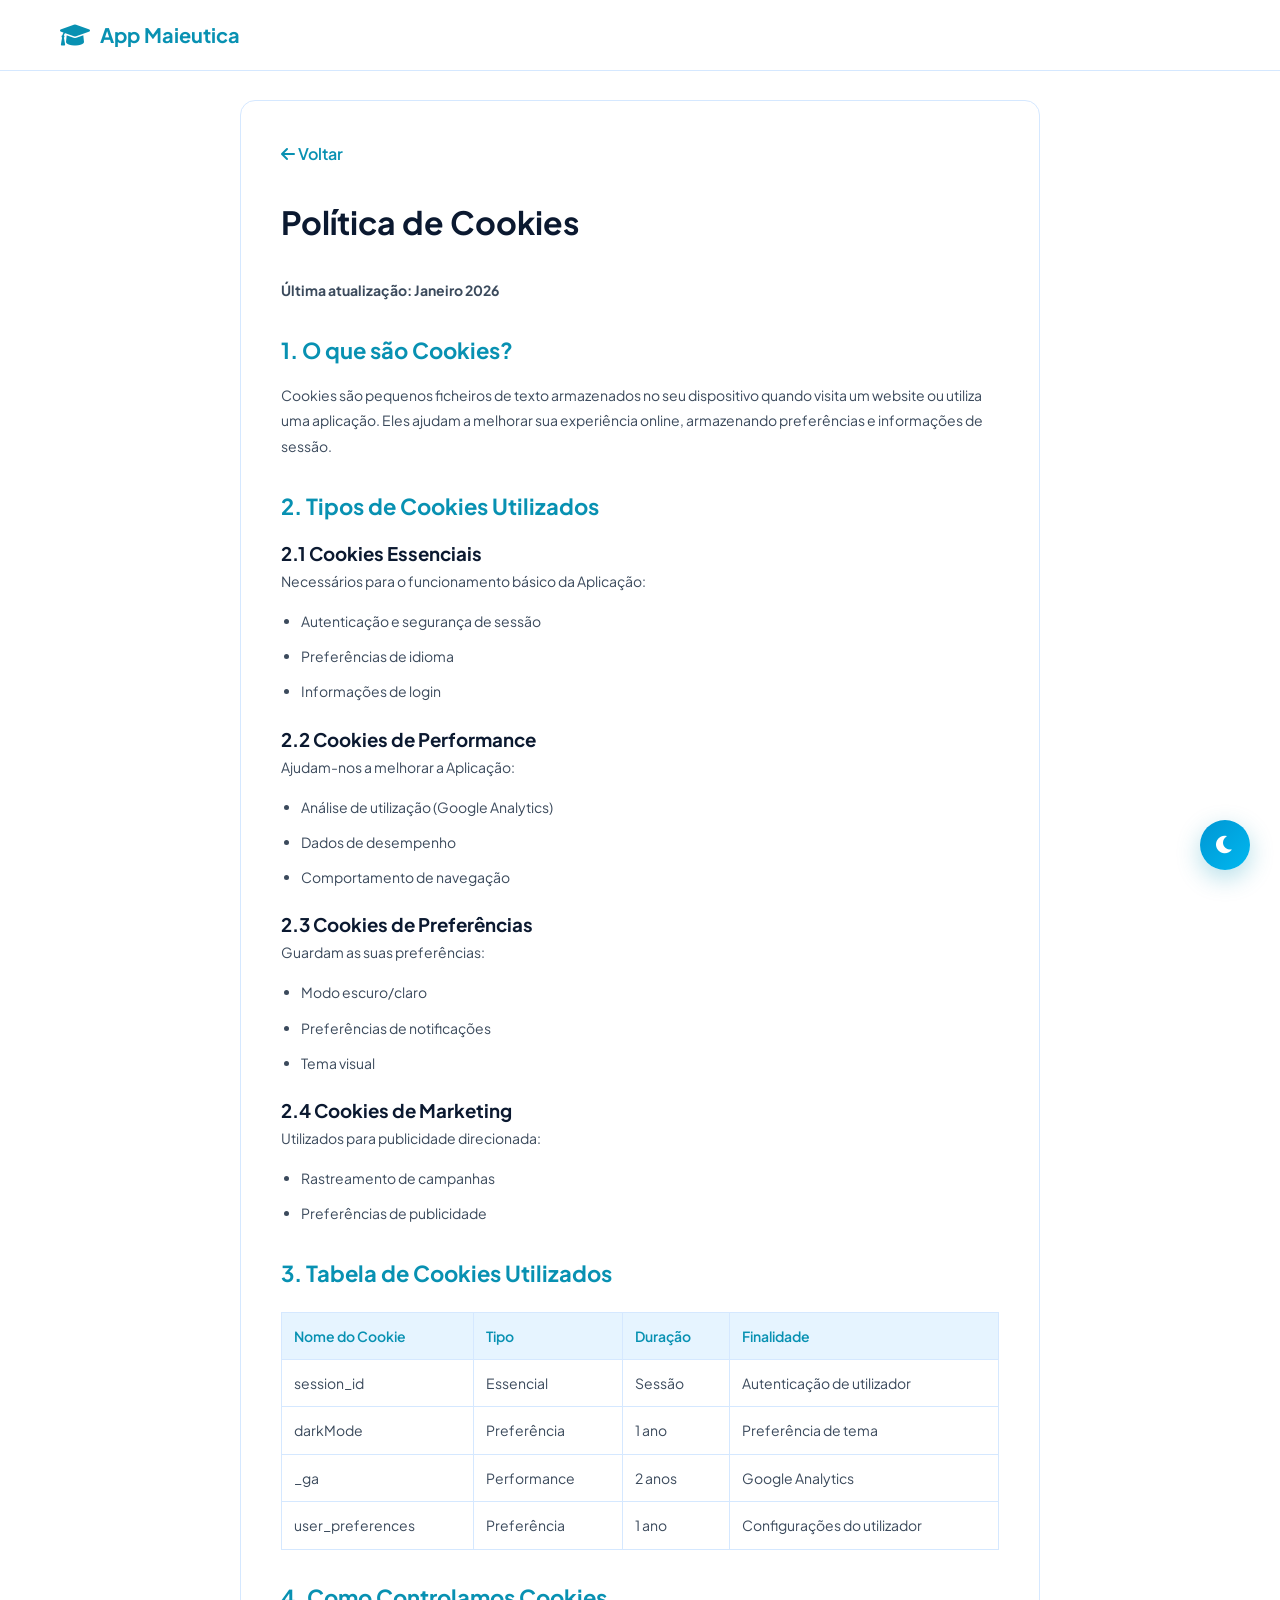
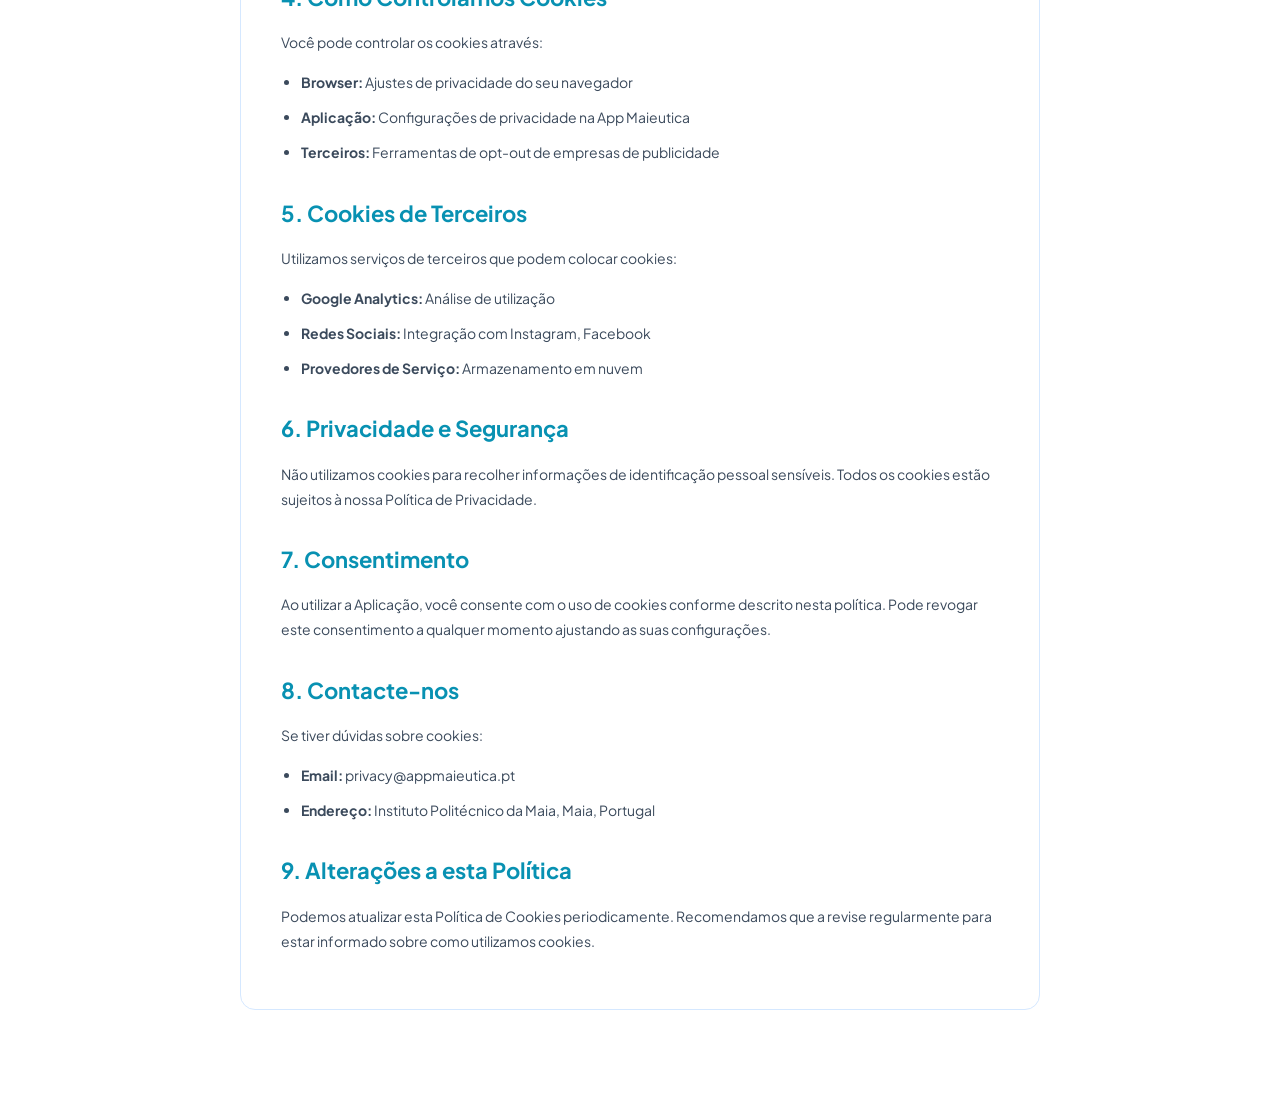
<file: app ismai/cookies-policy.html>
<!DOCTYPE html>
<html lang="pt-PT">
<head>
    <meta charset="UTF-8">
    <meta name="viewport" content="width=device-width, initial-scale=1.0">
    <title>Política de Cookies - App Maieutica</title>
    <link rel="stylesheet" href="https://cdnjs.cloudflare.com/ajax/libs/font-awesome/6.0.0/css/all.min.css">
    <link rel="stylesheet" href="website-styles.css">
    <style>
        .policy-content {
            max-width: 800px;
            margin: 100px auto;
            padding: 40px;
            background: var(--bg-card);
            border-radius: 15px;
            border: 1px solid var(--border-color);
        }

        .policy-content h1 {
            font-size: 32px;
            margin-bottom: 30px;
            color: var(--text-primary);
        }

        .policy-content h2 {
            font-size: 22px;
            margin-top: 30px;
            margin-bottom: 15px;
            color: var(--accent-blue);
        }

        .policy-content p, .policy-content li {
            color: var(--text-secondary);
            line-height: 1.8;
            margin-bottom: 15px;
            font-size: 14px;
        }

        .policy-content ul {
            margin-left: 20px;
            margin-bottom: 20px;
        }

        .policy-content li {
            margin-bottom: 10px;
        }

        .back-button {
            display: inline-block;
            margin-bottom: 30px;
            color: var(--accent-blue);
            text-decoration: none;
            font-weight: 600;
        }

        .back-button:hover {
            color: var(--accent-dark);
        }

        .cookie-table {
            width: 100%;
            border-collapse: collapse;
            margin: 20px 0;
        }

        .cookie-table th,
        .cookie-table td {
            border: 1px solid var(--border-color);
            padding: 12px;
            text-align: left;
            color: var(--text-secondary);
            font-size: 14px;
        }

        .cookie-table th {
            background: var(--bg-secondary);
            color: var(--accent-blue);
            font-weight: 600;
        }
    </style>
</head>
<body>
    <nav class="navbar">
        <div class="nav-container">
            <div class="nav-logo">
                <i class="fas fa-graduation-cap"></i>
                <span>App Maieutica</span>
            </div>
        </div>
    </nav>

    <div class="container">
        <div class="policy-content">
            <a href="website-index.html" class="back-button"><i class="fas fa-arrow-left"></i> Voltar</a>

            <h1>Política de Cookies</h1>
            <p><strong>Última atualização: Janeiro 2026</strong></p>

            <h2>1. O que são Cookies?</h2>
            <p>Cookies são pequenos ficheiros de texto armazenados no seu dispositivo quando visita um website ou utiliza uma aplicação. Eles ajudam a melhorar sua experiência online, armazenando preferências e informações de sessão.</p>

            <h2>2. Tipos de Cookies Utilizados</h2>
            
            <h3>2.1 Cookies Essenciais</h3>
            <p>Necessários para o funcionamento básico da Aplicação:</p>
            <ul>
                <li>Autenticação e segurança de sessão</li>
                <li>Preferências de idioma</li>
                <li>Informações de login</li>
            </ul>

            <h3>2.2 Cookies de Performance</h3>
            <p>Ajudam-nos a melhorar a Aplicação:</p>
            <ul>
                <li>Análise de utilização (Google Analytics)</li>
                <li>Dados de desempenho</li>
                <li>Comportamento de navegação</li>
            </ul>

            <h3>2.3 Cookies de Preferências</h3>
            <p>Guardam as suas preferências:</p>
            <ul>
                <li>Modo escuro/claro</li>
                <li>Preferências de notificações</li>
                <li>Tema visual</li>
            </ul>

            <h3>2.4 Cookies de Marketing</h3>
            <p>Utilizados para publicidade direcionada:</p>
            <ul>
                <li>Rastreamento de campanhas</li>
                <li>Preferências de publicidade</li>
            </ul>

            <h2>3. Tabela de Cookies Utilizados</h2>
            <table class="cookie-table">
                <thead>
                    <tr>
                        <th>Nome do Cookie</th>
                        <th>Tipo</th>
                        <th>Duração</th>
                        <th>Finalidade</th>
                    </tr>
                </thead>
                <tbody>
                    <tr>
                        <td>session_id</td>
                        <td>Essencial</td>
                        <td>Sessão</td>
                        <td>Autenticação de utilizador</td>
                    </tr>
                    <tr>
                        <td>darkMode</td>
                        <td>Preferência</td>
                        <td>1 ano</td>
                        <td>Preferência de tema</td>
                    </tr>
                    <tr>
                        <td>_ga</td>
                        <td>Performance</td>
                        <td>2 anos</td>
                        <td>Google Analytics</td>
                    </tr>
                    <tr>
                        <td>user_preferences</td>
                        <td>Preferência</td>
                        <td>1 ano</td>
                        <td>Configurações do utilizador</td>
                    </tr>
                </tbody>
            </table>

            <h2>4. Como Controlamos Cookies</h2>
            <p>Você pode controlar os cookies através:</p>
            <ul>
                <li><strong>Browser:</strong> Ajustes de privacidade do seu navegador</li>
                <li><strong>Aplicação:</strong> Configurações de privacidade na App Maieutica</li>
                <li><strong>Terceiros:</strong> Ferramentas de opt-out de empresas de publicidade</li>
            </ul>

            <h2>5. Cookies de Terceiros</h2>
            <p>Utilizamos serviços de terceiros que podem colocar cookies:</p>
            <ul>
                <li><strong>Google Analytics:</strong> Análise de utilização</li>
                <li><strong>Redes Sociais:</strong> Integração com Instagram, Facebook</li>
                <li><strong>Provedores de Serviço:</strong> Armazenamento em nuvem</li>
            </ul>

            <h2>6. Privacidade e Segurança</h2>
            <p>Não utilizamos cookies para recolher informações de identificação pessoal sensíveis. Todos os cookies estão sujeitos à nossa Política de Privacidade.</p>

            <h2>7. Consentimento</h2>
            <p>Ao utilizar a Aplicação, você consente com o uso de cookies conforme descrito nesta política. Pode revogar este consentimento a qualquer momento ajustando as suas configurações.</p>

            <h2>8. Contacte-nos</h2>
            <p>Se tiver dúvidas sobre cookies:</p>
            <ul>
                <li><strong>Email:</strong> privacy@appmaieutica.pt</li>
                <li><strong>Endereço:</strong> Instituto Politécnico da Maia, Maia, Portugal</li>
            </ul>

            <h2>9. Alterações a esta Política</h2>
            <p>Podemos atualizar esta Política de Cookies periodicamente. Recomendamos que a revise regularmente para estar informado sobre como utilizamos cookies.</p>
        </div>
    </div>

    <script src="website-script.js"></script>
</body>
</html>
</file>
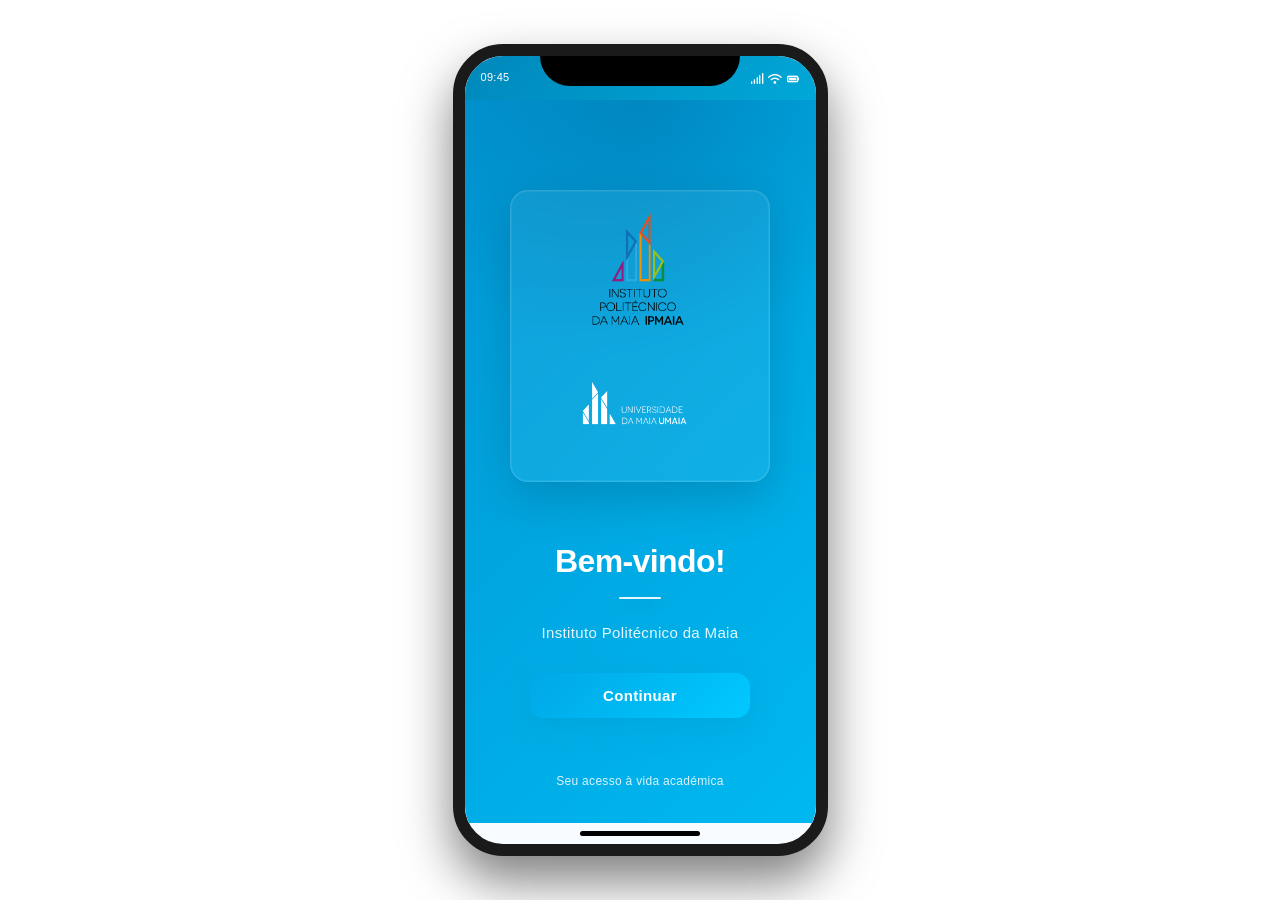
<file: app ismai/index_novo.html>
<!DOCTYPE html>
<html lang="pt-PT">
<head>
    <meta charset="UTF-8">
    <meta name="viewport" content="width=device-width, initial-scale=1.0">
    <title>IPMAIA Student App</title>
    <link rel="stylesheet" href="https://cdnjs.cloudflare.com/ajax/libs/font-awesome/6.0.0/css/all.min.css">
    <link rel="stylesheet" href="styles.css">
</head>
<body>
    <!-- APP PHONE FRAME -->
    <div class="phone-frame" id="phoneFrame">
        <div class="phone-notch"></div>

        <div class="status-bar">
            <div>09:45</div>
            <div class="status-icons">
                <i class="fas fa-signal"></i>
                <i class="fas fa-wifi"></i>
                <i class="fas fa-battery-full"></i>
            </div>
        </div>

        <div class="app-content">
            <!-- SPLASH SCREEN -->
            <div class="screen active" id="splash">
                <div class="splash-screen-content">
                    <div style="flex: 0;"></div>

                    <div class="splash-hero">
                        <div class="splash-logos">
                            <div class="splash-logo">
                                <img src="assets/ipmaia.png" alt="IPMAIA Logo">
                            </div>
                            <div class="splash-logo">
                                <img src="assets/umaia.png" alt="UMAIA Logo">
                            </div>
                        </div>
                    </div>

                    <div class="splash-content">
                        <h1 class="splash-title">Bem-vindo!</h1>
                        <div class="splash-accent"></div>
                        <p class="splash-subtitle">Instituto Politécnico da Maia</p>
                        <button class="splash-button" onclick="startApp(this)">
                            Continuar
                        </button>
                    </div>

                    <p class="splash-footer">Seu acesso à vida académica</p>
                </div>
            </div>

            <!-- LOGIN -->
            <div class="screen" id="login">
                <div class="login-container">
                    <div class="login-logos">
                        <div class="login-logo">
                            <img src="assets/ipmaia.png" alt="IPMAIA Logo">
                        </div>
                        <div class="login-logo">
                            <img src="assets/umaia.png" alt="UMAIA Logo">
                        </div>
                    </div>

                    <form class="login-form" id="loginForm" onsubmit="handleLogin(event)">
                        <div class="form-group" id="usernameGroup">
                            <input type="text" id="username" placeholder=" " required autocomplete="off" value="21903456">
                            <label for="username">Número Institucional</label>
                            <div class="form-helper">Número institucional – 8 dígitos</div>
                            <div class="form-error" id="usernameError">Número institucional inválido</div>
                        </div>

                        <div class="form-group" id="passwordGroup">
                            <input type="password" id="password" placeholder=" " required autocomplete="off" value="1234">
                            <label for="password">Palavra-passe</label>
                            <button type="button" class="password-toggle" onclick="togglePassword()" aria-label="Mostrar palavra-passe">
                                <i class="fas fa-eye" id="passwordIcon"></i>
                            </button>
                            <div class="form-helper">Sua palavra-passe segura</div>
                            <div class="form-error" id="passwordError">Credenciais inválidas</div>
                        </div>

                        <button type="submit" class="login-button" id="loginBtn">
                            <span class="button-text">
                                <i class="fas fa-sign-in-alt"></i>
                                <span>Entrar</span>
                            </span>
                            <span class="spinner"></span>
                        </button>
                    </form>

                    <div class="login-hint">
                        <strong>Demo:</strong> 21903456 / 1234
                    </div>
                </div>
            </div>

            <!-- HOME -->
            <div class="screen first-entry" id="home">
                <div class="screen-header">
                    <h2>Home</h2>
                    <button class="theme-toggle" onclick="toggleTheme()">
                        <i class="fas fa-moon"></i>
                    </button>
                </div>
                <div class="screen-body">
                    <div class="greeting">
                        <h2>Bom dia, <span id="studentName">João</span>.</h2>
                        <p>Sexta-feira, 10 de janeiro</p>
                        <a href="#" class="greeting-cta" onclick="switchTab('horario'); return false;">
                            Ver atividades de hoje <i class="fas fa-arrow-right"></i>
                        </a>
                    </div>

                    <div class="section-title priority">Próxima aula</div>
                    <div class="card next-class" id="nextClass">
                        <h3>Bases de Dados</h3>
                        <p><i class="fas fa-clock"></i> Hoje, às 10:30 · Sala 301</p>
                        <a href="#" class="card-cta" onclick="switchTab('horario'); return false;">
                            Ver detalhes da aula <i class="fas fa-arrow-right"></i>
                        </a>
                    </div>

                    <div class="section-title priority">Comunicados recentes</div>
                    <div class="news-item unread" id="comunicado-1" data-id="1">
                        <div class="news-title">Aulas suspensas amanhã</div>
                        <div class="news-date">Comunicado institucional · Hoje às 14:00</div>
                    </div>
                    <a href="#" class="section-cta" onclick="switchTab('comunicados'); return false;">
                        Ver todos os comunicados <i class="fas fa-arrow-right"></i>
                    </a>

                    <div class="section-title">Resumo académico</div>
                    <div class="stat-card" id="statMedia">
                        <div class="stat-value" data-target="8.5">0</div>
                        <div class="stat-label">Média geral</div>
                        <div class="stat-description">Situação regular</div>
                    </div>

                    <div class="stat-card" id="statPresenca">
                        <div class="stat-value" data-target="95">0</div>
                        <div class="stat-label">Presença</div>
                        <div class="stat-description">Dentro dos limites regulamentares</div>
                    </div>
                    <a href="#" class="section-cta" onclick="switchTab('notas'); return false;">
                        Consultar desempenho académico <i class="fas fa-arrow-right"></i>
                    </a>
                </div>
            </div>

            <!-- HORÁRIO -->
            <div class="screen" id="horario">
                <div class="screen-header">
                    <h2>Horário</h2>
                </div>
                <div class="screen-body">
                    <div class="card past-class">
                        <h3>08:00 – Programação Web (Front-End)</h3>
                        <div class="class-meta">
                            <div class="class-meta-item">
                                <i class="fas fa-chalkboard-teacher"></i>
                                <span>Prof. Artur Jorge</span>
                            </div>
                            <div class="class-meta-item">
                                <i class="fas fa-map-marker-alt"></i>
                                <span>Laboratório 1</span>
                            </div>
                        </div>
                    </div>

                    <div class="card current-class">
                        <span class="class-badge current">Em curso</span>
                        <h3>10:00 – Bases de Dados</h3>
                        <div class="class-meta">
                            <div class="class-meta-item">
                                <i class="fas fa-chalkboard-teacher"></i>
                                <span>Prof. Mário Henriques</span>
                            </div>
                            <div class="class-meta-item">
                                <i class="fas fa-map-marker-alt"></i>
                                <span>Sala 301</span>
                            </div>
                        </div>
                        <a href="#" class="card-cta" onclick="event.stopPropagation(); alert('Conteúdos: Normalização de bases de dados (3FN e BCNF), Índices e otimização de queries'); return false;">
                            Ver conteúdos da aula <i class="fas fa-arrow-right"></i>
                        </a>
                    </div>

                    <div class="card break-card">
                        <h3>12:00 – Pausa para almoço</h3>
                    </div>

                    <div class="card">
                        <span class="class-badge next">Próxima</span>
                        <h3>13:00 – Computação na Nuvem</h3>
                        <div class="class-meta">
                            <div class="class-meta-item">
                                <i class="fas fa-chalkboard-teacher"></i>
                                <span>Prof. Pedro Proença</span>
                            </div>
                            <div class="class-meta-item">
                                <i class="fas fa-map-marker-alt"></i>
                                <span>Laboratório 2</span>
                            </div>
                        </div>
                        <a href="#" class="card-cta" onclick="event.stopPropagation(); alert('Conteúdos: Arquiteturas serverless com AWS Lambda, Containerização com Docker'); return false;">
                            Ver conteúdos da aula <i class="fas fa-arrow-right"></i>
                        </a>
                    </div>

                    <div class="card">
                        <h3>15:00 – Marketing e Comunicação Digital</h3>
                        <div class="class-meta">
                            <div class="class-meta-item">
                                <i class="fas fa-chalkboard-teacher"></i>
                                <span>Prof. Carla Amorim</span>
                            </div>
                            <div class="class-meta-item">
                                <i class="fas fa-map-marker-alt"></i>
                                <span>Sala 205</span>
                            </div>
                        </div>
                        <a href="#" class="card-cta" onclick="event.stopPropagation(); alert('Conteúdos: SEO e SEM para e-commerce, Google Analytics 4 e métricas de conversão'); return false;">
                            Ver conteúdos da aula <i class="fas fa-arrow-right"></i>
                        </a>
                    </div>
                </div>
            </div>

            <!-- NOTAS -->
            <div class="screen" id="notas">
                <div class="screen-header">
                    <h2>Notas</h2>
                </div>
                <div class="screen-body">
                    <div class="note-empty" id="notesEmpty">Sem notas disponíveis no momento.</div>
                    <div class="note-empty" id="notePending">Nota ainda não lançada.</div>

                    <div class="card note-card">
                        <h3>Programação Web (Front-End)</h3>
                        <div class="note-row">
                            <span class="note-label">Nota</span>
                            <span class="note-value">16.5</span>
                        </div>
                    </div>
                    <div class="card note-card">
                        <h3>Bases de Dados</h3>
                        <div class="note-row">
                            <span class="note-label">Nota</span>
                            <span class="note-value">15.0</span>
                        </div>
                    </div>
                    <div class="card note-card">
                        <h3>Computação na Nuvem</h3>
                        <div class="note-row">
                            <span class="note-label">Nota</span>
                            <span class="note-value">17.5</span>
                        </div>
                    </div>
                    <div class="card note-card">
                        <h3>Marketing e Comunicação Digital</h3>
                        <div class="note-row">
                            <span class="note-label">Nota</span>
                            <span class="note-value">14.0</span>
                        </div>
                    </div>
                </div>
            </div>

            <!-- EXAMES -->
            <div class="screen" id="exames">
                <div class="screen-header">
                    <h2>Exames</h2>
                </div>
                <div class="screen-body">
                    <div class="card">
                        <h3>📅 Programação Web (Front-End)</h3>
                        <p>15 de Janeiro • 10:00 • Sala 201</p>
                    </div>
                    <div class="card">
                        <h3>📅 Bases de Dados</h3>
                        <p>18 de Janeiro • 14:00 • Sala 301</p>
                    </div>
                    <div class="card">
                        <h3>✓ Computação na Nuvem</h3>
                        <p>8 de Janeiro • Classificação: 17.5</p>
                    </div>
                </div>
            </div>

            <!-- COMUNICADOS -->
            <div class="screen" id="comunicados">
                <div class="screen-header">
                    <h2>Comunicados</h2>
                </div>
                <div class="screen-body">
                    <div class="news-item">
                        <div class="news-title">Aulas suspensas amanhã</div>
                        <div class="news-date">Hoje às 14:00</div>
                    </div>
                    <div class="news-item">
                        <div class="news-title">Datas de Exames Confirmadas</div>
                        <div class="news-date">Ontem</div>
                    </div>
                    <div class="news-item">
                        <div class="news-title">Período de Notas Aberto</div>
                        <div class="news-date">Há 3 dias</div>
                    </div>
                    <div class="news-item">
                        <div class="news-title">Manutenção do Sistema</div>
                        <div class="news-date">Há 5 dias</div>
                    </div>
                </div>
            </div>

            <!-- PERFIL -->
            <div class="screen" id="perfil">
                <div class="screen-header">
                    <h2>Perfil</h2>
                </div>
                <div class="screen-body">
                    <div class="profile-header">
                        <div class="profile-avatar">
                            <i class="fas fa-user-circle"></i>
                        </div>
                        <h2 id="profileName">João Silva</h2>
                        <p id="profileNum">Número: 21903456</p>
                    </div>

                    <div class="profile-logo">
                        <img src="assets/umaia.png" alt="UMAIA Logo" style="width: 100%; max-width: 80px;">
                    </div>

                    <div class="section-title">Informações</div>
                    <div class="profile-item">
                        <span class="label">Curso</span>
                        <span class="value">Tecnologias Digitais</span>
                    </div>
                    <div class="profile-item">
                        <span class="label">Ano</span>
                        <span class="value">1º</span>
                    </div>
                    <div class="profile-item">
                        <span class="label">Turma</span>
                        <span class="value">T1-A</span>
                    </div>
                    <div class="profile-item">
                        <span class="label">Email</span>
                        <span class="value">joao@mail.com</span>
                    </div>
                    <div class="profile-item">
                        <span class="label">Instituição</span>
                        <span class="value">IPMAIA</span>
                    </div>

                    <button class="logout-card" onclick="logout()">
                        <i class="fas fa-sign-out-alt"></i> Terminar Sessão
                    </button>

                    <div class="social-links-container">
                        <div class="section-title" style="margin-top: 20px;">Ligações Úteis</div>
                        <a href="https://www.instagram.com/appmaieutica/" target="_blank" class="social-link-card">
                            <i class="fab fa-instagram"></i>
                            <span>Instagram da App</span>
                        </a>
                        <a href="website-index.html" class="social-link-card">
                            <i class="fas fa-info-circle"></i>
                            <span>Sobre a App</span>
                        </a>
                    </div>
                </div>
            </div>
        </div>

        <div class="bottom-nav" id="bottomNav" style="display: none;">
            <div class="nav-item active" onclick="switchTab('home')">
                <i class="fas fa-home"></i>
                <span>Home</span>
            </div>
            <div class="nav-item" onclick="switchTab('horario')">
                <i class="fas fa-calendar"></i>
                <span>Horário</span>
            </div>
            <div class="nav-item" onclick="switchTab('notas')">
                <i class="fas fa-star"></i>
                <span>Notas</span>
            </div>
            <div class="nav-item" onclick="switchTab('exames')">
                <i class="fas fa-book"></i>
                <span>Exames</span>
            </div>
            <div class="nav-item" onclick="switchTab('comunicados')">
                <i class="fas fa-bell"></i>
                <span>Avisos</span>
            </div>
            <div class="nav-item" onclick="switchTab('perfil')">
                <i class="fas fa-user"></i>
                <span>Perfil</span>
            </div>
        </div>

        <div class="home-indicator"></div>
    </div>

    <!-- SCRIPTS -->
    <script src="data.js"></script>
    <script src="app.js"></script>
</body>
</html>
</file>
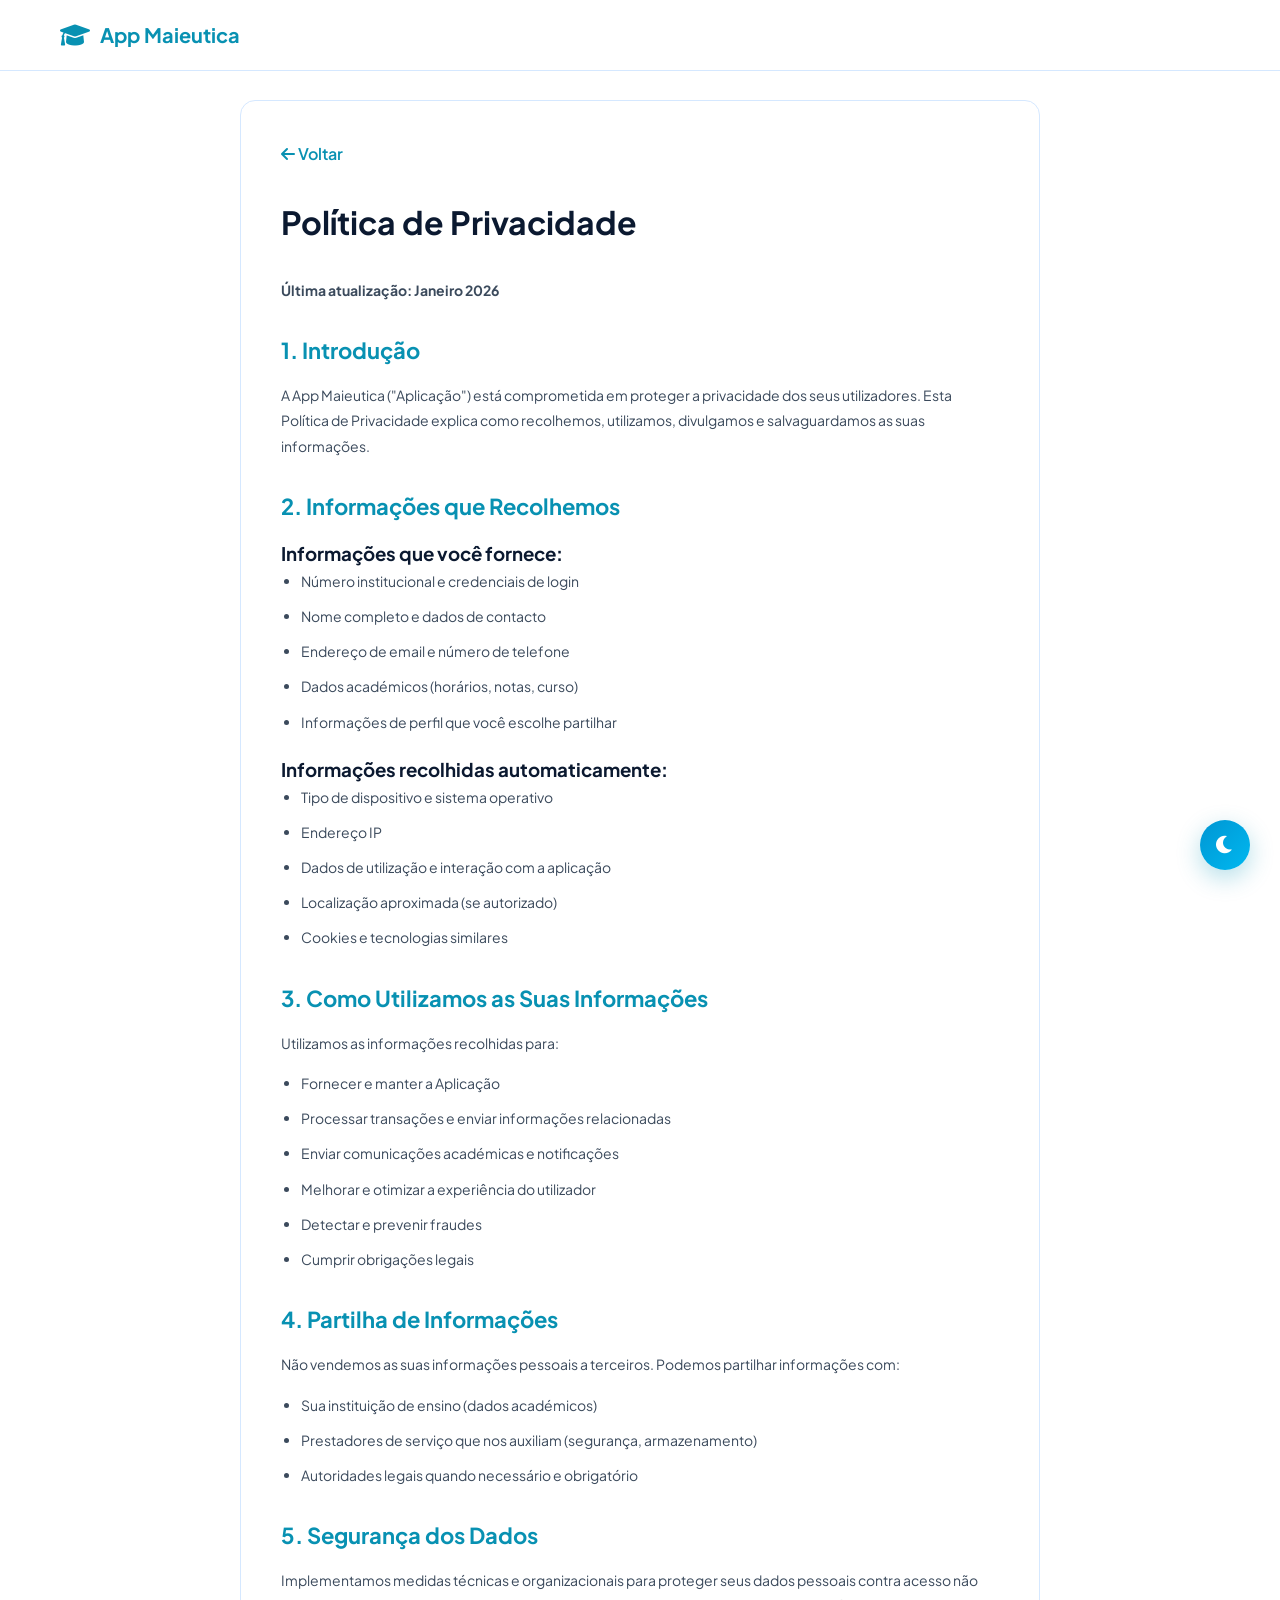
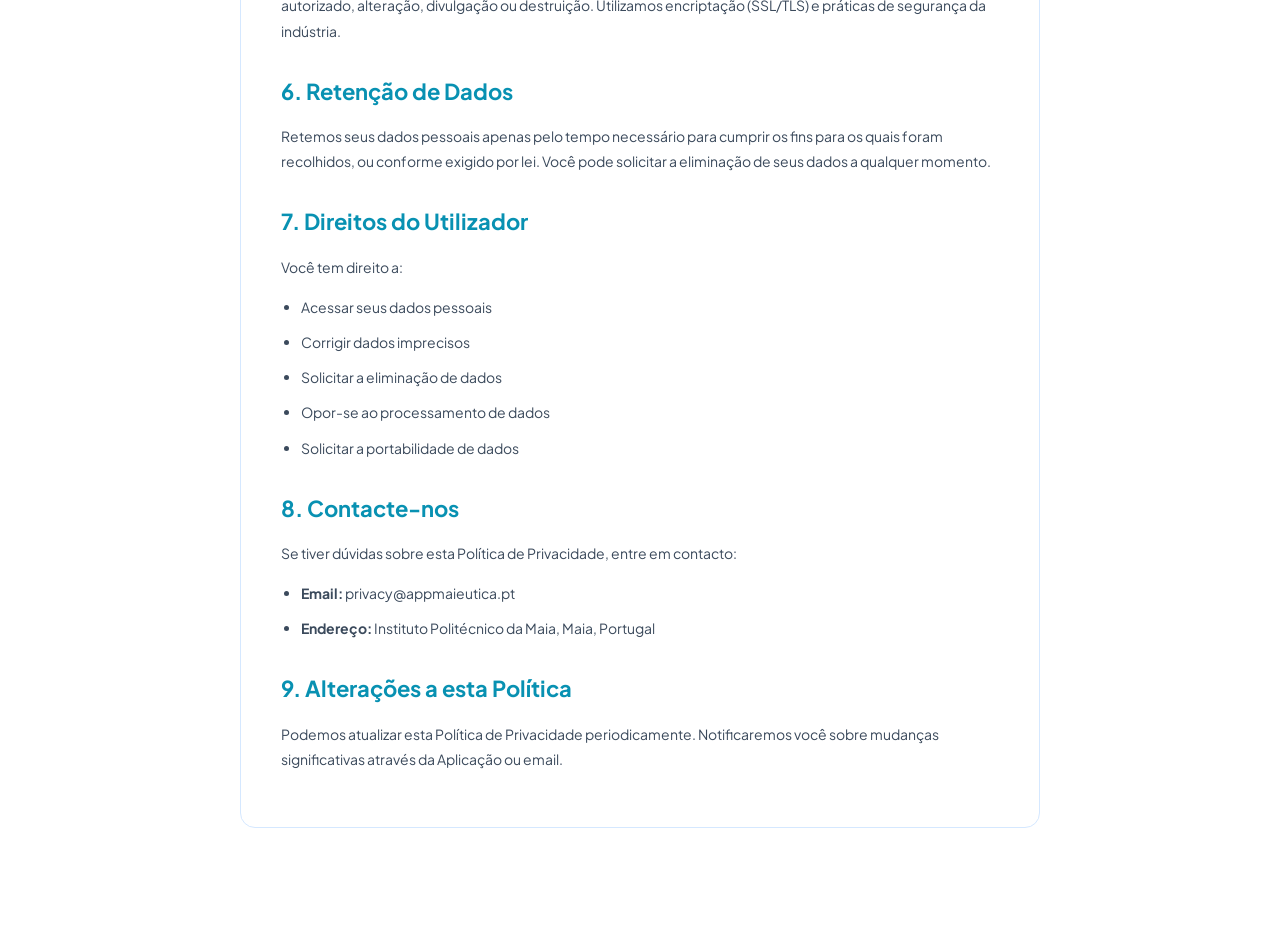
<file: app ismai/privacy-policy.html>
<!DOCTYPE html>
<html lang="pt-PT">
<head>
    <meta charset="UTF-8">
    <meta name="viewport" content="width=device-width, initial-scale=1.0">
    <title>Política de Privacidade - App Maieutica</title>
    <link rel="stylesheet" href="https://cdnjs.cloudflare.com/ajax/libs/font-awesome/6.0.0/css/all.min.css">
    <link rel="stylesheet" href="website-styles.css">
    <style>
        .policy-content {
            max-width: 800px;
            margin: 100px auto;
            padding: 40px;
            background: var(--bg-card);
            border-radius: 15px;
            border: 1px solid var(--border-color);
        }

        .policy-content h1 {
            font-size: 32px;
            margin-bottom: 30px;
            color: var(--text-primary);
        }

        .policy-content h2 {
            font-size: 22px;
            margin-top: 30px;
            margin-bottom: 15px;
            color: var(--accent-blue);
        }

        .policy-content p, .policy-content li {
            color: var(--text-secondary);
            line-height: 1.8;
            margin-bottom: 15px;
            font-size: 14px;
        }

        .policy-content ul {
            margin-left: 20px;
            margin-bottom: 20px;
        }

        .policy-content li {
            margin-bottom: 10px;
        }

        .back-button {
            display: inline-block;
            margin-bottom: 30px;
            color: var(--accent-blue);
            text-decoration: none;
            font-weight: 600;
        }

        .back-button:hover {
            color: var(--accent-dark);
        }
    </style>
</head>
<body>
    <nav class="navbar">
        <div class="nav-container">
            <div class="nav-logo">
                <i class="fas fa-graduation-cap"></i>
                <span>App Maieutica</span>
            </div>
        </div>
    </nav>

    <div class="container">
        <div class="policy-content">
            <a href="website-index.html" class="back-button"><i class="fas fa-arrow-left"></i> Voltar</a>

            <h1>Política de Privacidade</h1>
            <p><strong>Última atualização: Janeiro 2026</strong></p>

            <h2>1. Introdução</h2>
            <p>A App Maieutica ("Aplicação") está comprometida em proteger a privacidade dos seus utilizadores. Esta Política de Privacidade explica como recolhemos, utilizamos, divulgamos e salvaguardamos as suas informações.</p>

            <h2>2. Informações que Recolhemos</h2>
            <h3>Informações que você fornece:</h3>
            <ul>
                <li>Número institucional e credenciais de login</li>
                <li>Nome completo e dados de contacto</li>
                <li>Endereço de email e número de telefone</li>
                <li>Dados académicos (horários, notas, curso)</li>
                <li>Informações de perfil que você escolhe partilhar</li>
            </ul>

            <h3>Informações recolhidas automaticamente:</h3>
            <ul>
                <li>Tipo de dispositivo e sistema operativo</li>
                <li>Endereço IP</li>
                <li>Dados de utilização e interação com a aplicação</li>
                <li>Localização aproximada (se autorizado)</li>
                <li>Cookies e tecnologias similares</li>
            </ul>

            <h2>3. Como Utilizamos as Suas Informações</h2>
            <p>Utilizamos as informações recolhidas para:</p>
            <ul>
                <li>Fornecer e manter a Aplicação</li>
                <li>Processar transações e enviar informações relacionadas</li>
                <li>Enviar comunicações académicas e notificações</li>
                <li>Melhorar e otimizar a experiência do utilizador</li>
                <li>Detectar e prevenir fraudes</li>
                <li>Cumprir obrigações legais</li>
            </ul>

            <h2>4. Partilha de Informações</h2>
            <p>Não vendemos as suas informações pessoais a terceiros. Podemos partilhar informações com:</p>
            <ul>
                <li>Sua instituição de ensino (dados académicos)</li>
                <li>Prestadores de serviço que nos auxiliam (segurança, armazenamento)</li>
                <li>Autoridades legais quando necessário e obrigatório</li>
            </ul>

            <h2>5. Segurança dos Dados</h2>
            <p>Implementamos medidas técnicas e organizacionais para proteger seus dados pessoais contra acesso não autorizado, alteração, divulgação ou destruição. Utilizamos encriptação (SSL/TLS) e práticas de segurança da indústria.</p>

            <h2>6. Retenção de Dados</h2>
            <p>Retemos seus dados pessoais apenas pelo tempo necessário para cumprir os fins para os quais foram recolhidos, ou conforme exigido por lei. Você pode solicitar a eliminação de seus dados a qualquer momento.</p>

            <h2>7. Direitos do Utilizador</h2>
            <p>Você tem direito a:</p>
            <ul>
                <li>Acessar seus dados pessoais</li>
                <li>Corrigir dados imprecisos</li>
                <li>Solicitar a eliminação de dados</li>
                <li>Opor-se ao processamento de dados</li>
                <li>Solicitar a portabilidade de dados</li>
            </ul>

            <h2>8. Contacte-nos</h2>
            <p>Se tiver dúvidas sobre esta Política de Privacidade, entre em contacto:</p>
            <ul>
                <li><strong>Email:</strong> privacy@appmaieutica.pt</li>
                <li><strong>Endereço:</strong> Instituto Politécnico da Maia, Maia, Portugal</li>
            </ul>

            <h2>9. Alterações a esta Política</h2>
            <p>Podemos atualizar esta Política de Privacidade periodicamente. Notificaremos você sobre mudanças significativas através da Aplicação ou email.</p>
        </div>
    </div>

    <script src="website-script.js"></script>
</body>
</html>
</file>
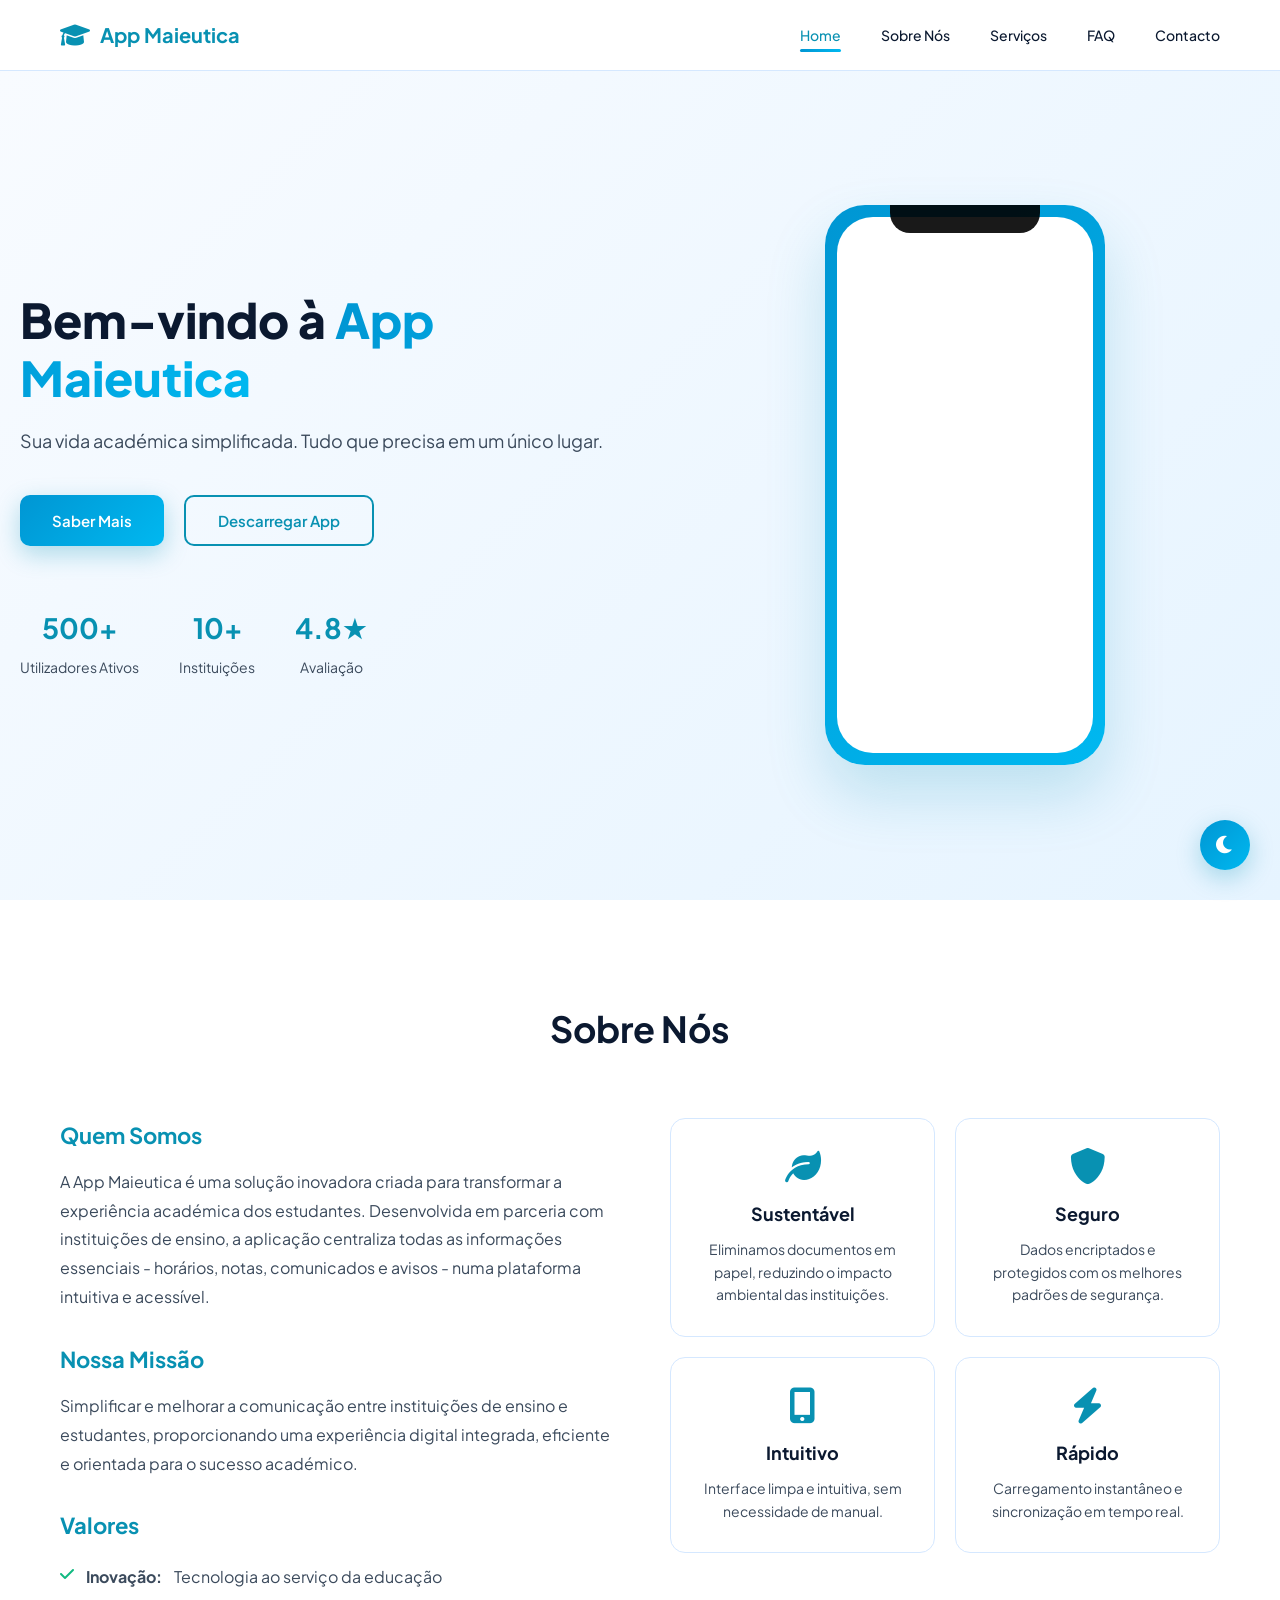
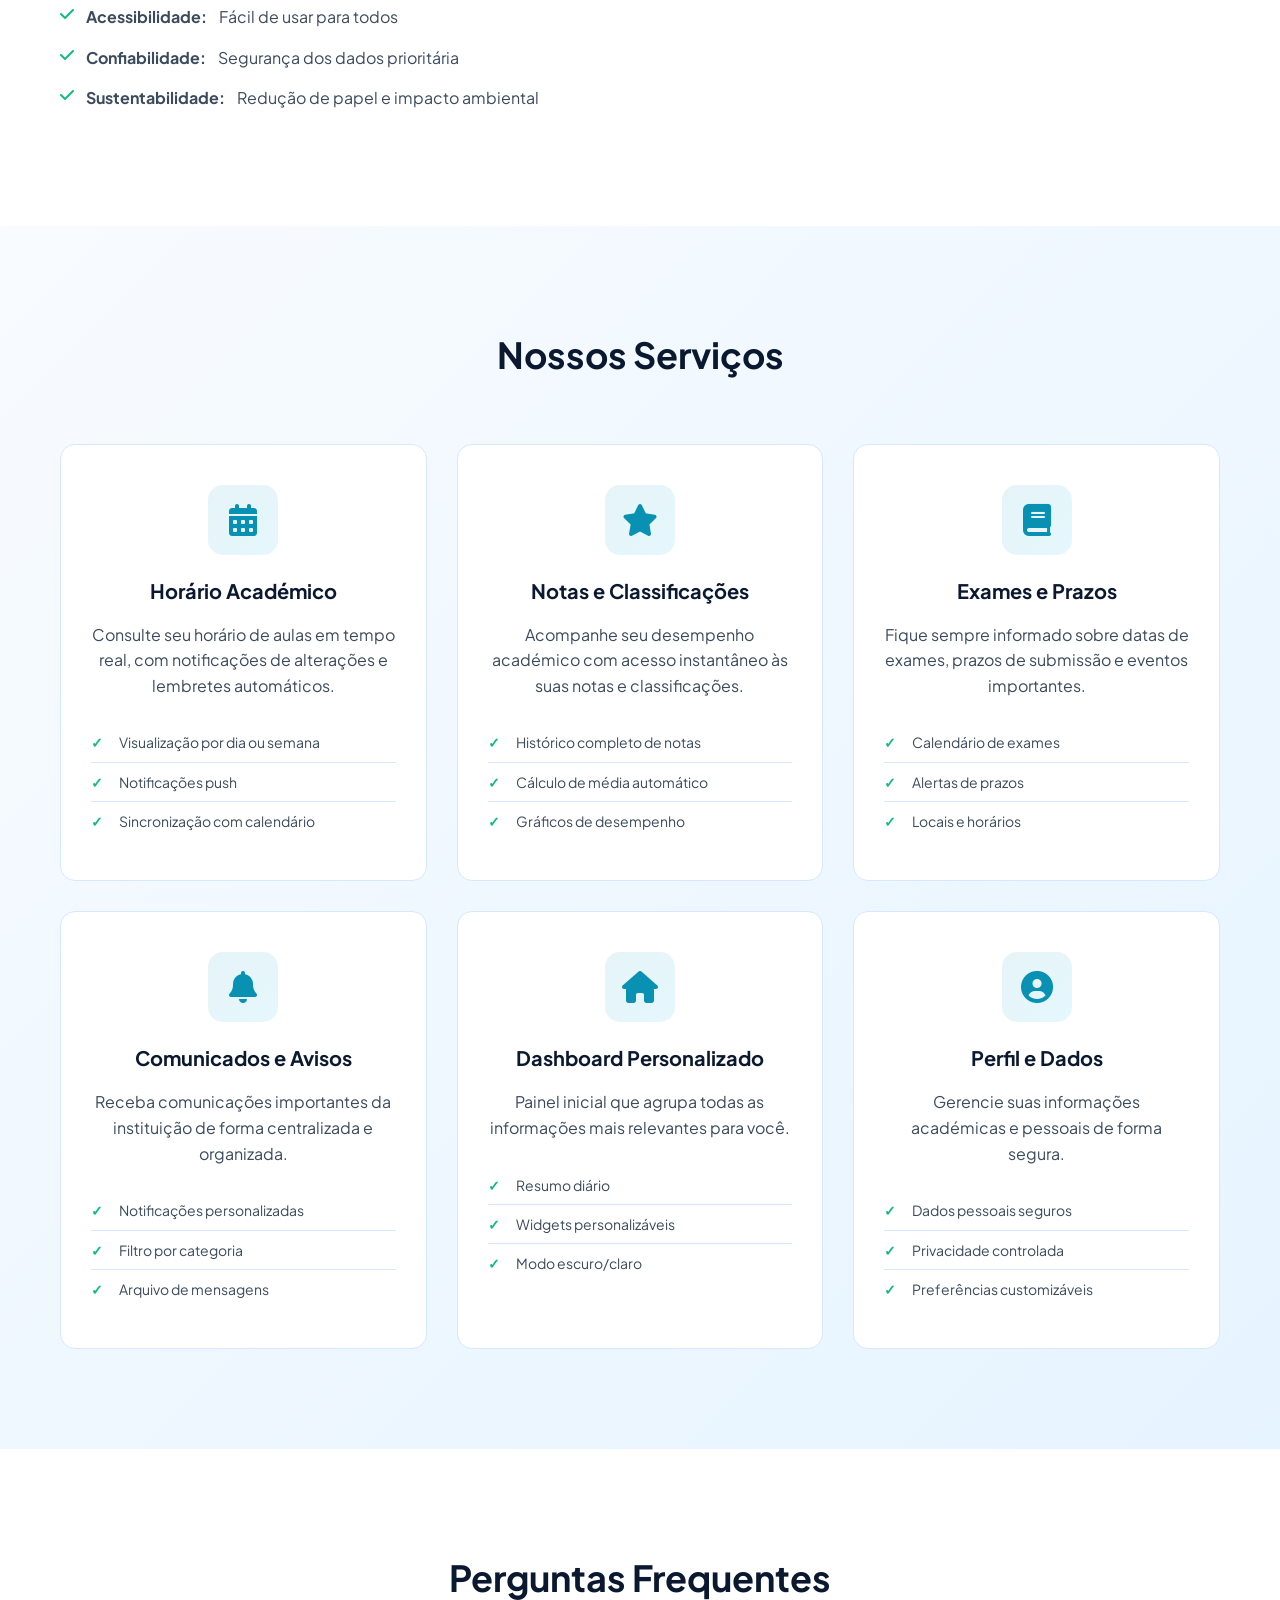
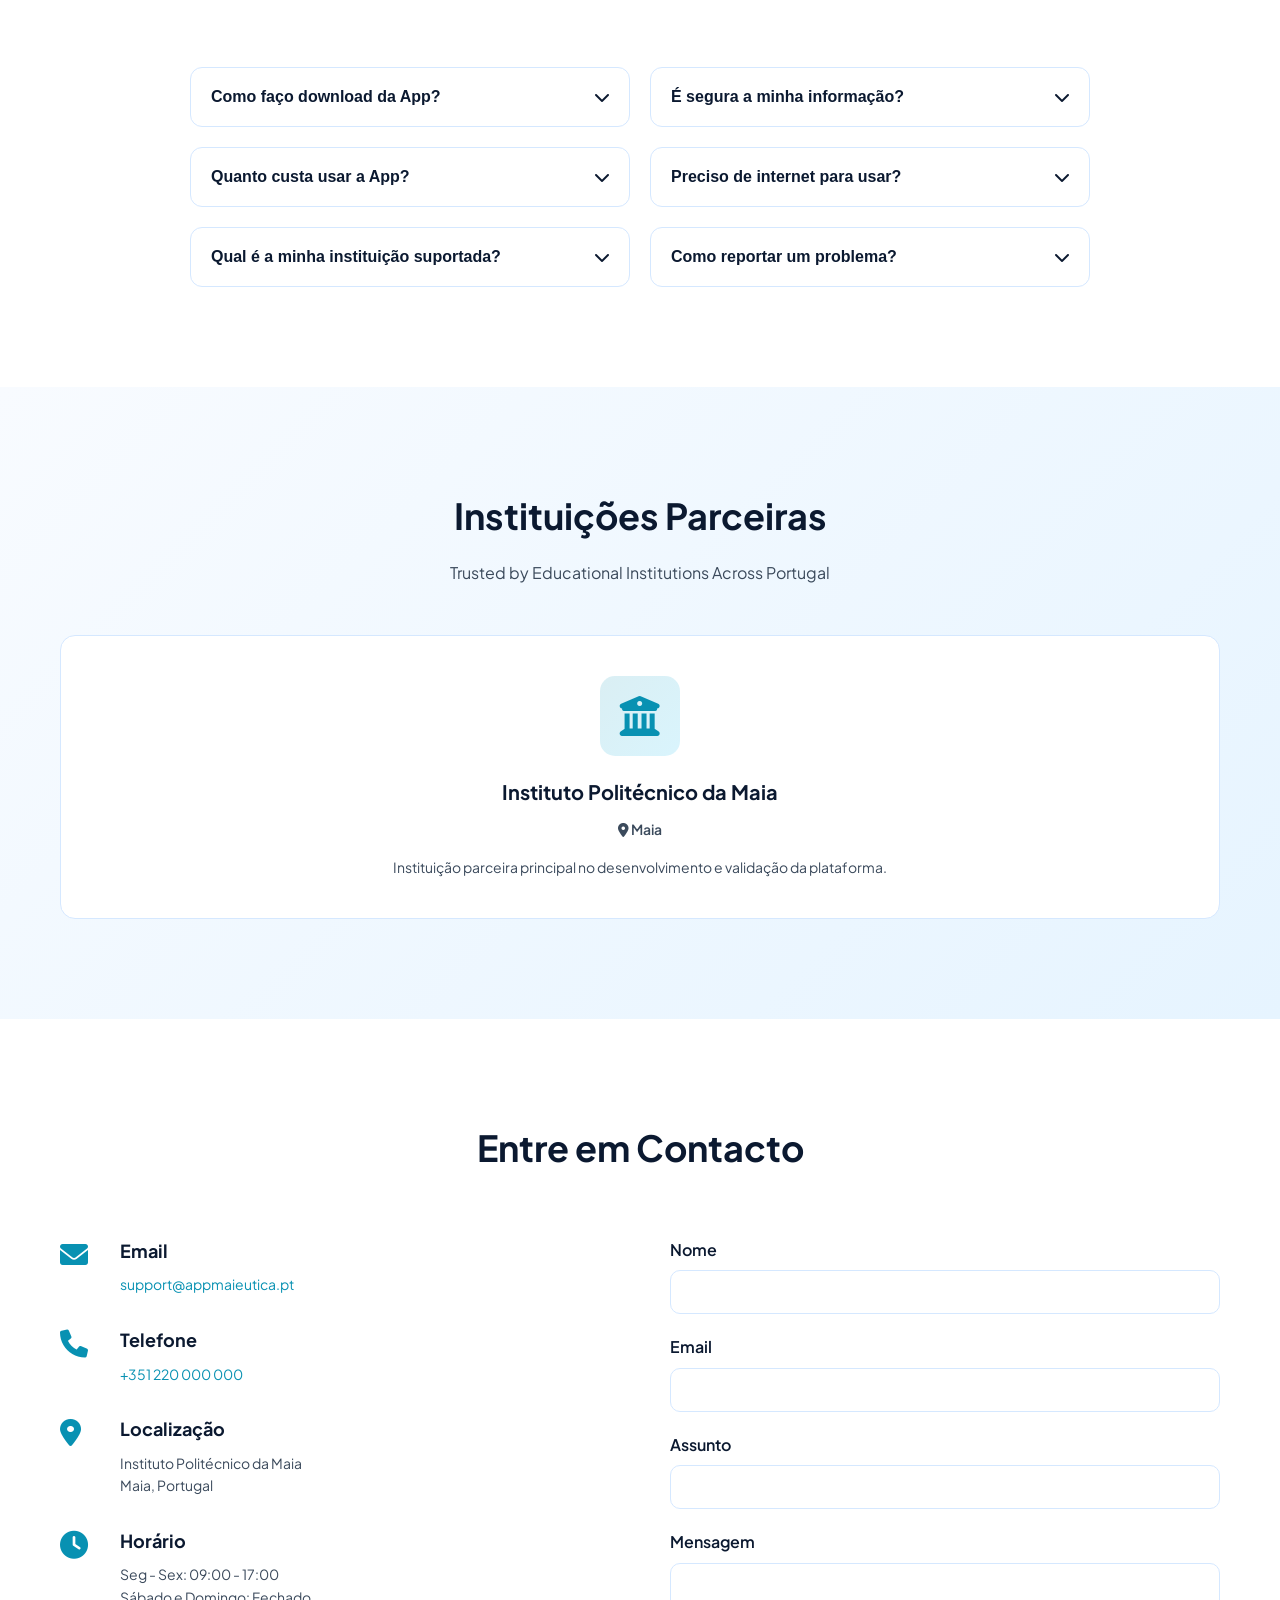
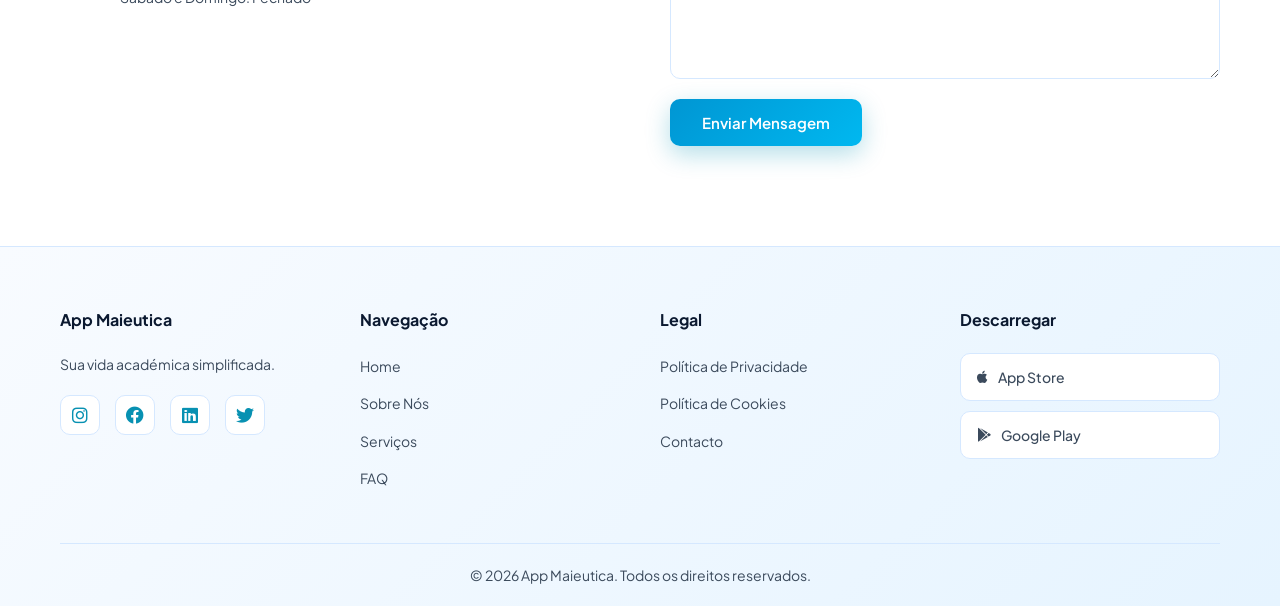
<file: app ismai/website-index.html>
<!DOCTYPE html>
<html lang="pt-PT">
<head>
    <meta charset="UTF-8">
    <meta name="viewport" content="width=device-width, initial-scale=1.0">
    <title>App Maieutica - Sua Vida Académica Simplificada</title>
    <link rel="stylesheet" href="https://cdnjs.cloudflare.com/ajax/libs/font-awesome/6.0.0/css/all.min.css">
    <link rel="stylesheet" href="website-styles.css">
</head>
<body>
    <!-- NAVIGATION -->
    <nav class="navbar">
        <div class="nav-container">
            <div class="nav-logo">
                <i class="fas fa-graduation-cap"></i>
                <span>App Maieutica</span>
            </div>
            <ul class="nav-menu" id="navMenu">
                <li><a href="#home" class="nav-link active" onclick="scrollToSection('home')">Home</a></li>
                <li><a href="#sobre" class="nav-link" onclick="scrollToSection('sobre')">Sobre Nós</a></li>
                <li><a href="#servicos" class="nav-link" onclick="scrollToSection('servicos')">Serviços</a></li>
                <li><a href="#faq" class="nav-link" onclick="scrollToSection('faq')">FAQ</a></li>
                <li><a href="#contacto" class="nav-link" onclick="scrollToSection('contacto')">Contacto</a></li>
            </ul>
            <div class="hamburger" id="hamburger">
                <span></span>
                <span></span>
                <span></span>
            </div>
        </div>
    </nav>

    <!-- HERO SECTION -->
    <section class="hero" id="home">
        <div class="hero-content">
            <h1>Bem-vindo à <span class="gradient-text">App Maieutica</span></h1>
            <p class="hero-subtitle">Sua vida académica simplificada. Tudo que precisa em um único lugar.</p>
            <div class="hero-buttons">
                <button class="btn btn-primary" onclick="scrollToSection('sobre')">Saber Mais</button>
                <button class="btn btn-secondary" onclick="downloadApp()">Descarregar App</button>
            </div>
            <div class="hero-stats">
                <div class="stat">
                    <h3>500+</h3>
                    <p>Utilizadores Ativos</p>
                </div>
                <div class="stat">
                    <h3>10+</h3>
                    <p>Instituições</p>
                </div>
                <div class="stat">
                    <h3>4.8★</h3>
                    <p>Avaliação</p>
                </div>
            </div>
        </div>
        <div class="hero-image">
            <div class="phone-mockup">
                <div class="phone-notch"></div>
                <div class="phone-screen"></div>
            </div>
        </div>
    </section>

    <!-- SOBRE NÓS -->
    <section class="sobre" id="sobre">
        <div class="container">
            <h2>Sobre Nós</h2>
            <div class="sobre-content">
                <div class="sobre-text">
                    <h3>Quem Somos</h3>
                    <p>A App Maieutica é uma solução inovadora criada para transformar a experiência académica dos estudantes. Desenvolvida em parceria com instituições de ensino, a aplicação centraliza todas as informações essenciais - horários, notas, comunicados e avisos - numa plataforma intuitiva e acessível.</p>
                    
                    <h3>Nossa Missão</h3>
                    <p>Simplificar e melhorar a comunicação entre instituições de ensino e estudantes, proporcionando uma experiência digital integrada, eficiente e orientada para o sucesso académico.</p>

                    <h3>Valores</h3>
                    <ul class="valores-list">
                        <li><i class="fas fa-check"></i> <strong>Inovação:</strong> Tecnologia ao serviço da educação</li>
                        <li><i class="fas fa-check"></i> <strong>Acessibilidade:</strong> Fácil de usar para todos</li>
                        <li><i class="fas fa-check"></i> <strong>Confiabilidade:</strong> Segurança dos dados prioritária</li>
                        <li><i class="fas fa-check"></i> <strong>Sustentabilidade:</strong> Redução de papel e impacto ambiental</li>
                    </ul>
                </div>
                <div class="sobre-features">
                    <div class="feature-card">
                        <i class="fas fa-leaf"></i>
                        <h4>Sustentável</h4>
                        <p>Eliminamos documentos em papel, reduzindo o impacto ambiental das instituições.</p>
                    </div>
                    <div class="feature-card">
                        <i class="fas fa-shield-alt"></i>
                        <h4>Seguro</h4>
                        <p>Dados encriptados e protegidos com os melhores padrões de segurança.</p>
                    </div>
                    <div class="feature-card">
                        <i class="fas fa-mobile-alt"></i>
                        <h4>Intuitivo</h4>
                        <p>Interface limpa e intuitiva, sem necessidade de manual.</p>
                    </div>
                    <div class="feature-card">
                        <i class="fas fa-zap"></i>
                        <h4>Rápido</h4>
                        <p>Carregamento instantâneo e sincronização em tempo real.</p>
                    </div>
                </div>
            </div>
        </div>
    </section>

    <!-- SERVIÇOS -->
    <section class="servicos" id="servicos">
        <div class="container">
            <h2>Nossos Serviços</h2>
            <div class="servicos-grid">
                <div class="servico-card">
                    <div class="servico-icon">
                        <i class="fas fa-calendar-alt"></i>
                    </div>
                    <h3>Horário Académico</h3>
                    <p>Consulte seu horário de aulas em tempo real, com notificações de alterações e lembretes automáticos.</p>
                    <ul class="features-list">
                        <li>Visualização por dia ou semana</li>
                        <li>Notificações push</li>
                        <li>Sincronização com calendário</li>
                    </ul>
                </div>

                <div class="servico-card">
                    <div class="servico-icon">
                        <i class="fas fa-star"></i>
                    </div>
                    <h3>Notas e Classificações</h3>
                    <p>Acompanhe seu desempenho académico com acesso instantâneo às suas notas e classificações.</p>
                    <ul class="features-list">
                        <li>Histórico completo de notas</li>
                        <li>Cálculo de média automático</li>
                        <li>Gráficos de desempenho</li>
                    </ul>
                </div>

                <div class="servico-card">
                    <div class="servico-icon">
                        <i class="fas fa-book"></i>
                    </div>
                    <h3>Exames e Prazos</h3>
                    <p>Fique sempre informado sobre datas de exames, prazos de submissão e eventos importantes.</p>
                    <ul class="features-list">
                        <li>Calendário de exames</li>
                        <li>Alertas de prazos</li>
                        <li>Locais e horários</li>
                    </ul>
                </div>

                <div class="servico-card">
                    <div class="servico-icon">
                        <i class="fas fa-bell"></i>
                    </div>
                    <h3>Comunicados e Avisos</h3>
                    <p>Receba comunicações importantes da instituição de forma centralizada e organizada.</p>
                    <ul class="features-list">
                        <li>Notificações personalizadas</li>
                        <li>Filtro por categoria</li>
                        <li>Arquivo de mensagens</li>
                    </ul>
                </div>

                <div class="servico-card">
                    <div class="servico-icon">
                        <i class="fas fa-home"></i>
                    </div>
                    <h3>Dashboard Personalizado</h3>
                    <p>Painel inicial que agrupa todas as informações mais relevantes para você.</p>
                    <ul class="features-list">
                        <li>Resumo diário</li>
                        <li>Widgets personalizáveis</li>
                        <li>Modo escuro/claro</li>
                    </ul>
                </div>

                <div class="servico-card">
                    <div class="servico-icon">
                        <i class="fas fa-user-circle"></i>
                    </div>
                    <h3>Perfil e Dados</h3>
                    <p>Gerencie suas informações académicas e pessoais de forma segura.</p>
                    <ul class="features-list">
                        <li>Dados pessoais seguros</li>
                        <li>Privacidade controlada</li>
                        <li>Preferências customizáveis</li>
                    </ul>
                </div>
            </div>
        </div>
    </section>

    <!-- FAQ -->
    <section class="faq" id="faq">
        <div class="container">
            <h2>Perguntas Frequentes</h2>
            <div class="faq-grid">
                <div class="faq-item">
                    <button class="faq-question" onclick="toggleFAQ(this)">
                        <span>Como faço download da App?</span>
                        <i class="fas fa-chevron-down"></i>
                    </button>
                    <div class="faq-answer">
                        <p>Pode descarregar a App Maieutica a partir da App Store (iOS) ou Google Play Store (Android). Procure por "App Maieutica" ou use o código QR disponível no nosso site.</p>
                    </div>
                </div>

                <div class="faq-item">
                    <button class="faq-question" onclick="toggleFAQ(this)">
                        <span>É segura a minha informação?</span>
                        <i class="fas fa-chevron-down"></i>
                    </button>
                    <div class="faq-answer">
                        <p>Sim! Utilizamos encriptação de dados (SSL/TLS) e mantemos os mais altos padrões de segurança. Todos os dados são armazenados em servidores seguros e protegidos por políticas rigorosas de privacidade.</p>
                    </div>
                </div>

                <div class="faq-item">
                    <button class="faq-question" onclick="toggleFAQ(this)">
                        <span>Quanto custa usar a App?</span>
                        <i class="fas fa-chevron-down"></i>
                    </button>
                    <div class="faq-answer">
                        <p>A App Maieutica é completamente gratuita para todos os estudantes. O acesso é fornecido pela sua instituição de ensino.</p>
                    </div>
                </div>

                <div class="faq-item">
                    <button class="faq-question" onclick="toggleFAQ(this)">
                        <span>Preciso de internet para usar?</span>
                        <i class="fas fa-chevron-down"></i>
                    </button>
                    <div class="faq-answer">
                        <p>A App funciona melhor com internet, mas suporta sincronização offline. Você pode visualizar informações já carregadas mesmo sem conexão.</p>
                    </div>
                </div>

                <div class="faq-item">
                    <button class="faq-question" onclick="toggleFAQ(this)">
                        <span>Qual é a minha instituição suportada?</span>
                        <i class="fas fa-chevron-down"></i>
                    </button>
                    <div class="faq-answer">
                        <p>A App Maieutica está disponível em várias instituições de ensino. Consulte a lista de instituições suportadas na secção "FAC's" ou contacte-nos para mais informações.</p>
                    </div>
                </div>

                <div class="faq-item">
                    <button class="faq-question" onclick="toggleFAQ(this)">
                        <span>Como reportar um problema?</span>
                        <i class="fas fa-chevron-down"></i>
                    </button>
                    <div class="faq-answer">
                        <p>Pode reportar problemas através da opção "Suporte" dentro da App, ou enviando um email para support@appmaieutica.pt com uma descrição detalhada do problema.</p>
                    </div>
                </div>
            </div>
        </div>
    </section>

    <!-- INSTITUIÇÕES -->
    <section class="instituicoes" id="instituicoes">
        <div class="container">
            <h2>Instituições Parceiras</h2>
            <p class="instituicoes-subtitle">Trusted by Educational Institutions Across Portugal</p>
            <div class="instituicoes-grid">
                <div class="instituicao-card">
                    <div class="instituicao-logo">
                        <i class="fas fa-university"></i>
                    </div>
                    <h3>Instituto Politécnico da Maia</h3>
                    <p class="instituicao-location"><i class="fas fa-map-marker-alt"></i> Maia</p>
                    <p>Instituição parceira principal no desenvolvimento e validação da plataforma.</p>
                </div>
            </div>
        </div>
    </section>

    <!-- CONTACTO -->
    <section class="contacto" id="contacto">
        <div class="container">
            <h2>Entre em Contacto</h2>
            <div class="contacto-content">
                <div class="contacto-info">
                    <div class="info-item">
                        <i class="fas fa-envelope"></i>
                        <div>
                            <h4>Email</h4>
                            <p><a href="mailto:support@appmaieutica.pt">support@appmaieutica.pt</a></p>
                        </div>
                    </div>
                    <div class="info-item">
                        <i class="fas fa-phone"></i>
                        <div>
                            <h4>Telefone</h4>
                            <p><a href="tel:+351220000000">+351 220 000 000</a></p>
                        </div>
                    </div>
                    <div class="info-item">
                        <i class="fas fa-map-marker-alt"></i>
                        <div>
                            <h4>Localização</h4>
                            <p>Instituto Politécnico da Maia<br>Maia, Portugal</p>
                        </div>
                    </div>
                    <div class="info-item">
                        <i class="fas fa-clock"></i>
                        <div>
                            <h4>Horário</h4>
                            <p>Seg - Sex: 09:00 - 17:00<br>Sábado e Domingo: Fechado</p>
                        </div>
                    </div>
                </div>

                <form class="contacto-form" id="contactoForm">
                    <div class="form-group">
                        <label for="nome">Nome</label>
                        <input type="text" id="nome" name="nome" required>
                    </div>
                    <div class="form-group">
                        <label for="email">Email</label>
                        <input type="email" id="email" name="email" required>
                    </div>
                    <div class="form-group">
                        <label for="assunto">Assunto</label>
                        <input type="text" id="assunto" name="assunto" required>
                    </div>
                    <div class="form-group">
                        <label for="mensagem">Mensagem</label>
                        <textarea id="mensagem" name="mensagem" rows="5" required></textarea>
                    </div>
                    <button type="submit" class="btn btn-primary">Enviar Mensagem</button>
                </form>
            </div>
        </div>
    </section>

    <!-- FOOTER -->
    <footer class="footer">
        <div class="container">
            <div class="footer-content">
                <div class="footer-section">
                    <h4>App Maieutica</h4>
                    <p>Sua vida académica simplificada.</p>
                    <div class="social-links">
                        <a href="https://www.instagram.com/appmaieutica/" target="_blank" title="Instagram">
                            <i class="fab fa-instagram"></i>
                        </a>
                        <a href="https://www.facebook.com/appmaieutica" target="_blank" title="Facebook">
                            <i class="fab fa-facebook"></i>
                        </a>
                        <a href="https://www.linkedin.com/company/appmaieutica" target="_blank" title="LinkedIn">
                            <i class="fab fa-linkedin"></i>
                        </a>
                        <a href="https://twitter.com/appmaieutica" target="_blank" title="Twitter">
                            <i class="fab fa-twitter"></i>
                        </a>
                    </div>
                </div>

                <div class="footer-section">
                    <h4>Navegação</h4>
                    <ul>
                        <li><a href="#home" onclick="scrollToSection('home')">Home</a></li>
                        <li><a href="#sobre" onclick="scrollToSection('sobre')">Sobre Nós</a></li>
                        <li><a href="#servicos" onclick="scrollToSection('servicos')">Serviços</a></li>
                        <li><a href="#faq" onclick="scrollToSection('faq')">FAQ</a></li>
                    </ul>
                </div>

                <div class="footer-section">
                    <h4>Legal</h4>
                    <ul>
                        <li><a href="privacy-policy.html">Política de Privacidade</a></li>
                        <li><a href="cookies-policy.html">Política de Cookies</a></li>
                        <li><a href="#contacto" onclick="scrollToSection('contacto')">Contacto</a></li>
                    </ul>
                </div>

                <div class="footer-section">
                    <h4>Descarregar</h4>
                    <div class="app-links">
                        <a href="#" class="app-badge">
                            <i class="fab fa-apple"></i>
                            <span>App Store</span>
                        </a>
                        <a href="#" class="app-badge">
                            <i class="fab fa-google-play"></i>
                            <span>Google Play</span>
                        </a>
                    </div>
                </div>
            </div>

            <div class="footer-bottom">
                <p>&copy; 2026 App Maieutica. Todos os direitos reservados.</p>
            </div>
        </div>
    </footer>

    <script src="website-script.js"></script>
</body>
</html>
</file>
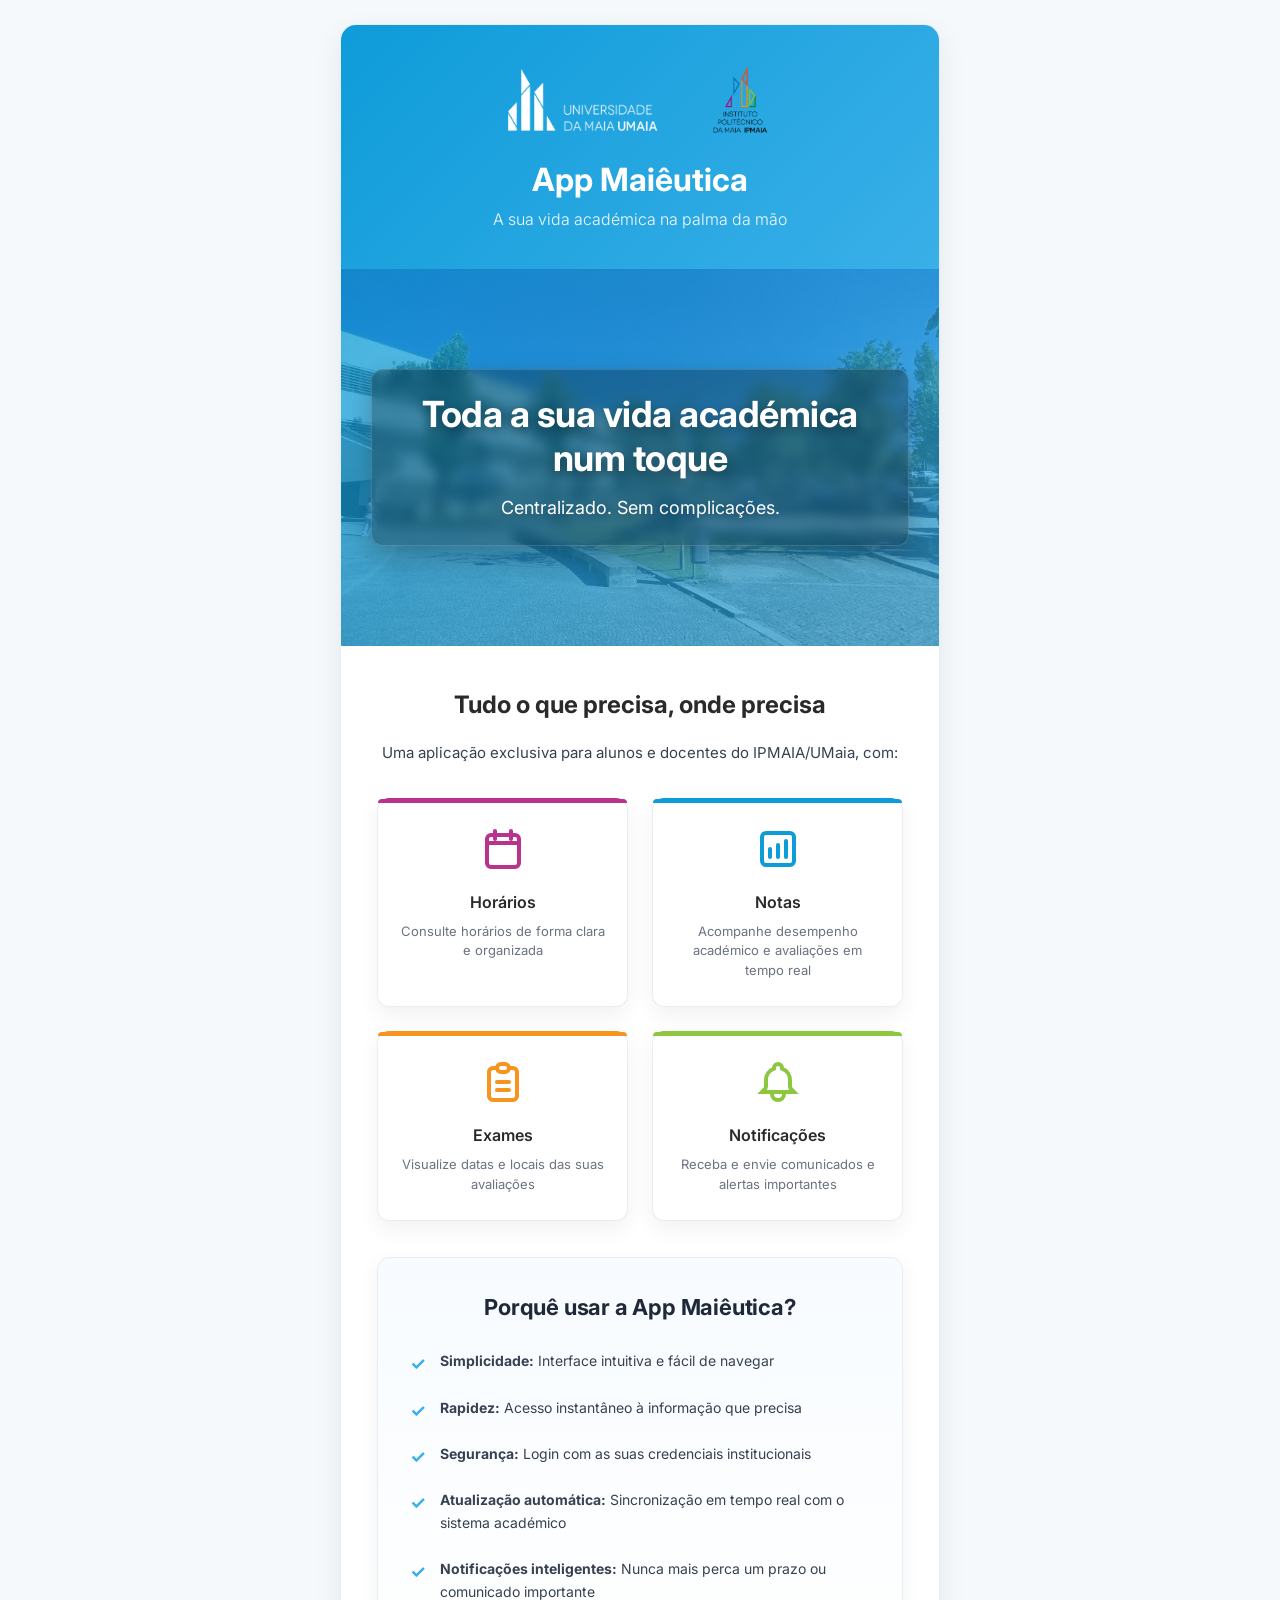
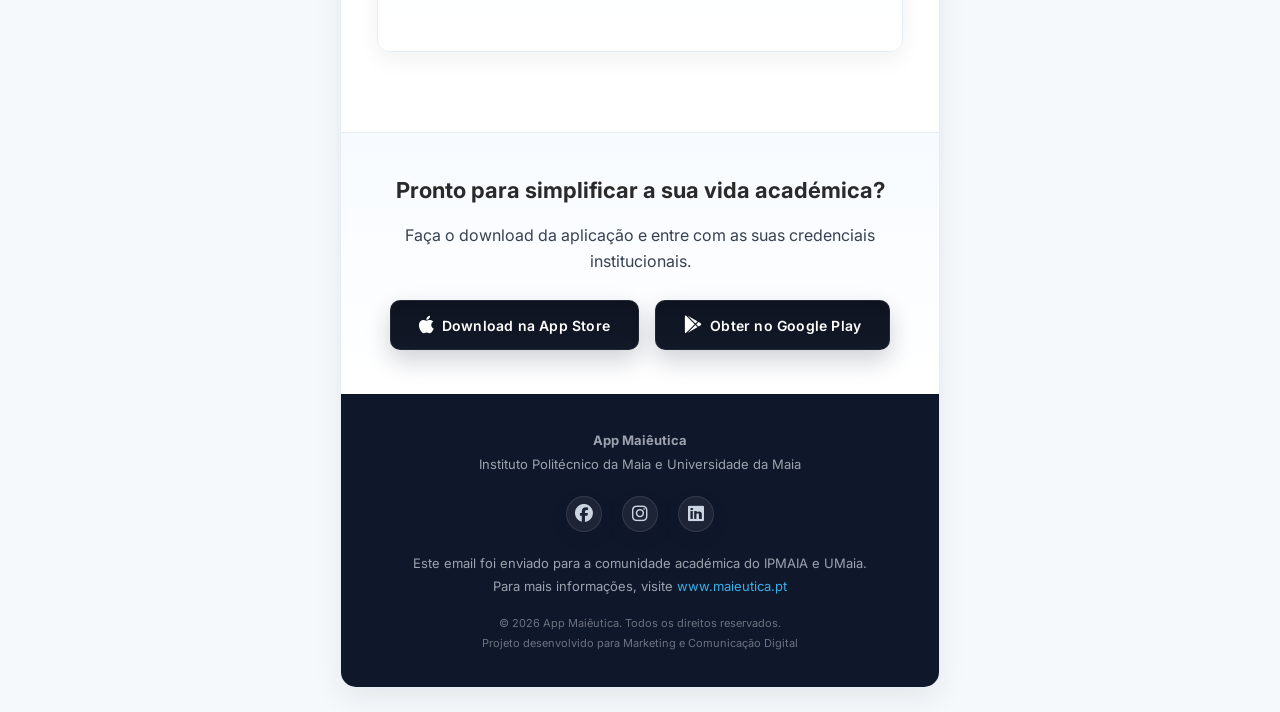
<file: app ismai/E-mail Marketing/email-marketing-maieutica.html>
<!DOCTYPE html>
<html lang="pt">
<head>
    <meta charset="UTF-8">
    <meta name="viewport" content="width=device-width, initial-scale=1.0">
    <title>App Maiêutica - A sua vida académica na palma da mão</title>
    <link rel="stylesheet" href="https://cdnjs.cloudflare.com/ajax/libs/font-awesome/6.5.1/css/all.min.css">
    <link rel="stylesheet" href="https://fonts.googleapis.com/css2?family=Inter:wght@400;500;600;700&display=swap">
    <style>
        * {
            margin: 0;
            padding: 0;
            box-sizing: border-box;
        }

        body {
            font-family: 'Inter', -apple-system, BlinkMacSystemFont, 'Segoe UI', Roboto, Oxygen, Ubuntu, Cantarell, 'Helvetica Neue', Arial, sans-serif;
            background-color: #f6f9fc;
            padding: 24px;
            color: #2a2a2a;
        }

        .email-container {
            max-width: 600px;
            margin: 0 auto;
            background-color: #ffffff;
            box-shadow: 0 10px 28px rgba(17, 24, 39, 0.08);
            border: 1px solid #e6eef5;
            border-radius: 16px;
            overflow: hidden;
        }

        /* Header */
        .header {
            background: linear-gradient(135deg, #0E9CD9 0%, #3AAFE8 100%);
            color: #ffffff;
            padding: 40px 30px;
            text-align: center;
        }

        .header-logos {
            display: flex;
            justify-content: center;
            align-items: center;
            gap: 30px;
            margin-bottom: 25px;
            flex-wrap: wrap;
        }

        .header-logos img,
        .header-logos svg,
        .header-logos div {
            max-height: 60px;
        }

        .header h1 {
            font-size: 32px;
            margin-bottom: 10px;
            font-weight: 700;
        }

        .header .subtitle {
            font-size: 16px;
            opacity: 0.95;
            font-weight: 300;
        }

        /* Hero Image Section */
        .hero {
            position: relative;
            background-image: url('campus-ipmaia.jpg.jpeg');
            background-size: cover;
            background-position: center center;
            background-repeat: no-repeat;
            padding: 100px 30px;
            text-align: center;
            color: white;
            overflow: hidden;
            min-height: 350px;
        }

        .hero::before {
            content: '';
            position: absolute;
            top: 0;
            left: 0;
            right: 0;
            bottom: 0;
            background: linear-gradient(135deg, rgba(14, 156, 217, 0.75) 0%, rgba(58, 175, 232, 0.65) 100%);
            z-index: 1;
        }

        .hero-content {
            position: relative;
            z-index: 2;
            display: inline-block;
            padding: 22px 30px;
            background: rgba(0, 0, 0, 0.28);
            border-radius: 12px;
            box-shadow: 0 12px 28px rgba(0, 0, 0, 0.25);
            backdrop-filter: blur(6px);
            border: 1px solid rgba(255,255,255,0.15);
        }

        .hero h2 {
            font-size: 36px;
            margin-bottom: 14px;
            font-weight: 700;
            text-shadow: 0 4px 12px rgba(0, 0, 0, 0.35);
            letter-spacing: -0.5px;
        }

        .hero p {
            font-size: 18px;
            line-height: 1.6;
            margin-bottom: 0;
            opacity: 1;
            text-shadow: 0 3px 8px rgba(0, 0, 0, 0.28);
            max-width: 560px;
            margin: 0 auto;
            font-weight: 400;
        }

        /* Content Section */
        .content {
            padding: 44px 36px;
        }

        .content h2 {
            color: #2a2a2a;
            font-size: 24px;
            margin-bottom: 20px;
            text-align: center;
        }

        .content p {
            color: #374151;
            font-size: 15px;
            line-height: 1.8;
            margin-bottom: 25px;
            text-align: center;
        }

        /* Features Grid */
        .features {
            display: grid;
            grid-template-columns: repeat(2, 1fr);
            gap: 24px;
            margin: 32px 0;
        }

        .feature-item {
            background-color: #ffffff;
            padding: 26px 22px;
            border-radius: 12px;
            text-align: center;
            transition: transform 0.3s ease, box-shadow 0.3s ease;
            border: 1px solid #e6eef5;
            box-shadow: 0 8px 22px rgba(17, 24, 39, 0.06);
            position: relative;
        }

        .feature-item::before {
            content: '';
            position: absolute;
            top: 0;
            left: 0;
            right: 0;
            height: 4px;
            border-top-left-radius: 12px;
            border-top-right-radius: 12px;
            background-color: #0E9CD9;
        }

        .feature-item:nth-child(1)::before {
            background-color: #B8328E;
        }

        .feature-item:nth-child(2)::before {
            background-color: #0E9CD9;
        }

        .feature-item:nth-child(3)::before {
            background-color: #F7941D;
        }

        .feature-item:nth-child(4)::before {
            background-color: #8DC63F;
        }

        .feature-item:hover {
            transform: translateY(-4px);
            box-shadow: 0 12px 28px rgba(17, 24, 39, 0.10);
        }

        .feature-item .icon {
            width: 48px;
            height: 48px;
            margin: 0 auto 15px;
            transition: transform 0.3s ease;
        }

        .feature-item:hover .icon {
            transform: scale(1.1);
        }

        .feature-item:nth-child(1) {
            border-top-color: #B8328E;
        }

        .feature-item:nth-child(2) {
            border-top-color: #0E9CD9;
        }

        .feature-item:nth-child(3) {
            border-top-color: #F7941D;
        }

        .feature-item:nth-child(4) {
            border-top-color: #8DC63F;
        }

        .feature-item h3 {
            color: #2a2a2a;
            font-size: 16px;
            margin-bottom: 10px;
            font-weight: 600;
        }

        .feature-item p {
            color: #6b7280;
            font-size: 13px;
            line-height: 1.5;
            margin: 0;
        }

        /* Benefits Section */
        .benefits {
            background: linear-gradient(180deg, #f7fbff 0%, #ffffff 100%);
            padding: 36px 32px;
            margin: 36px 0;
            border-radius: 12px;
            border: 1px solid #e6eef5;
            box-shadow: 0 8px 22px rgba(17,24,39,0.06);
        }

        .benefits h3 {
            color: #1f2937;
            font-size: 22px;
            margin-bottom: 18px;
            text-align: center;
            letter-spacing: -0.2px;
        }

        .benefit-list {
            list-style: none;
        }

        .benefit-list li {
            color: #374151;
            font-size: 14px;
            padding: 12px 0;
            padding-left: 30px;
            position: relative;
            line-height: 1.6;
        }

        .benefit-list li:before {
            content: "✓";
            position: absolute;
            left: 0;
            color: #3AAFE8;
            font-weight: bold;
            font-size: 18px;
        }

        /* CTA Button */
        .cta-section {
            text-align: center;
            padding: 44px 32px;
            background: linear-gradient(180deg, #f7fbff 0%, #ffffff 100%);
            border-top: 1px solid #e6eef5;
        }

        .cta-section h3 {
            color: #2a2a2a;
            font-size: 22px;
            margin-bottom: 20px;
        }

        .cta-button {
            display: inline-block;
            background: linear-gradient(135deg, #0E9CD9 0%, #3AAFE8 100%);
            color: #ffffff;
            padding: 16px 40px;
            text-decoration: none;
            border-radius: 50px;
            font-size: 16px;
            font-weight: 600;
            transition: transform 0.3s ease, box-shadow 0.3s ease;
            box-shadow: 0 4px 12px rgba(14, 156, 217, 0.3);
        }

        .cta-button:hover {
            transform: translateY(-2px);
            box-shadow: 0 6px 16px rgba(58, 175, 232, 0.4);
        }

        .app-stores {
            margin-top: 26px;
            display: flex;
            justify-content: center;
            gap: 16px;
            flex-wrap: wrap;
        }

        .store-badge {
            display: inline-flex;
            align-items: center;
            justify-content: center;
            padding: 14px 28px;
            background: linear-gradient(180deg, #0f1320 0%, #111827 100%);
            color: #ffffff;
            text-decoration: none;
            border-radius: 10px;
            border: 1px solid rgba(255,255,255,0.08);
            font-size: 14px;
            font-weight: 600;
            letter-spacing: 0.2px;
            transition: transform 0.2s ease, box-shadow 0.2s ease, opacity 0.2s ease;
            box-shadow: 0 10px 24px rgba(17, 24, 39, 0.20);
        }

        .preview-text {
            display: none;
            font-size: 0;
            color: transparent;
            line-height: 0;
            max-height: 0;
            max-width: 0;
            opacity: 0;
        }

        /* Footer */
        .footer {
            background-color: #0f172a;
            color: #9ca3af;
            padding: 34px 30px;
            text-align: center;
            font-size: 13px;
            line-height: 1.8;
            border-top: 1px solid #0b1222;
        }

        .footer a {
            color: #3AAFE8;
            text-decoration: none;
        }

        .footer a:hover {
            text-decoration: underline;
        }

        .footer .social-links {
            margin: 20px 0;
        }

        .footer .social-links a {
            display: inline-flex;
            align-items: center;
            justify-content: center;
            width: 36px;
            height: 36px;
            margin: 0 8px;
            font-size: 18px;
            color: #cbd5e1;
            background: rgba(255,255,255,0.06);
            border: 1px solid rgba(255,255,255,0.10);
            border-radius: 50%;
            transition: background-color 0.2s ease, transform 0.2s ease, color 0.2s ease;
            text-decoration: none;
            font-weight: 500;
            box-shadow: 0 6px 14px rgba(17,24,39,0.25);
        }

        .footer .social-links a:hover {
            color: #ffffff;
            background-color: rgba(58, 175, 232, 0.35);
            transform: translateY(-2px);
        }

        /* Responsive */
        @media only screen and (max-width: 600px) {
            .header h1 {
                font-size: 26px;
            }

            .hero h2 {
                font-size: 20px;
            }

            .features {
                grid-template-columns: 1fr;
            }

            .app-stores {
                flex-direction: column;
                align-items: center;
            }

            .content, .cta-section, .benefits {
                padding: 30px 20px;
            }
        }
    </style>
</head>
<body>
    <!-- Preview text for email clients -->
    <div class="preview-text">Acesso centralizado a horários, notas, exames e comunicados. Simples, rápido e sempre atualizado.</div>
    
    <div class="email-container">
        <!-- Header -->
        <div class="header">
            <div class="header-logos">
                <img src="Umaia.png" alt="Universidade da Maia" style="max-height: 70px; width: auto;">
                <img src="IPMaia.png" alt="Instituto Politécnico da Maia" style="max-height: 70px; width: auto;">
            </div>
            <h1>App Maiêutica</h1>
            <p class="subtitle">A sua vida académica na palma da mão</p>
        </div>

        <!-- Hero Section with Campus Background -->
        <div class="hero">
            <div class="hero-content">
                <h2>Toda a sua vida académica num toque</h2>
                <p>Centralizado. Sem complicações.</p>
            </div>
        </div>

        <!-- Main Content -->
        <div class="content">
            <h2>Tudo o que precisa, onde precisa</h2>
            <p>Uma aplicação exclusiva para alunos e docentes do IPMAIA/UMaia, com:</p>

            <!-- Features Grid -->
            <div class="features">
                <div class="feature-item">
                    <svg class="icon" width="48" height="48" viewBox="0 0 24 24" fill="none" xmlns="http://www.w3.org/2000/svg">
                        <rect x="4" y="5" width="16" height="16" rx="2" stroke="#B8328E" stroke-width="2" fill="none"/>
                        <line x1="4" y1="9" x2="20" y2="9" stroke="#B8328E" stroke-width="2"/>
                        <line x1="8" y1="3" x2="8" y2="7" stroke="#B8328E" stroke-width="2" stroke-linecap="round"/>
                        <line x1="16" y1="3" x2="16" y2="7" stroke="#B8328E" stroke-width="2" stroke-linecap="round"/>
                    </svg>
                    <h3>Horários</h3>
                    <p>Consulte horários de forma clara e organizada</p>
                </div>
                <div class="feature-item">
                    <svg class="icon" width="48" height="48" viewBox="0 0 24 24" fill="none" xmlns="http://www.w3.org/2000/svg">
                        <rect x="4" y="4" width="16" height="16" rx="2" stroke="#0E9CD9" stroke-width="2" fill="none"/>
                        <line x1="8" y1="16" x2="8" y2="12" stroke="#0E9CD9" stroke-width="2" stroke-linecap="round"/>
                        <line x1="12" y1="16" x2="12" y2="10" stroke="#0E9CD9" stroke-width="2" stroke-linecap="round"/>
                        <line x1="16" y1="16" x2="16" y2="8" stroke="#0E9CD9" stroke-width="2" stroke-linecap="round"/>
                    </svg>
                    <h3>Notas</h3>
                    <p>Acompanhe desempenho académico e avaliações em tempo real</p>
                </div>
                <div class="feature-item">
                    <svg class="icon" width="48" height="48" viewBox="0 0 24 24" fill="none" xmlns="http://www.w3.org/2000/svg">
                        <path d="M9 5H7a2 2 0 00-2 2v12a2 2 0 002 2h10a2 2 0 002-2V7a2 2 0 00-2-2h-2M9 5a2 2 0 002 2h2a2 2 0 002-2M9 5a2 2 0 012-2h2a2 2 0 012 2" stroke="#F7941D" stroke-width="2" fill="none"/>
                        <line x1="9" y1="12" x2="15" y2="12" stroke="#F7941D" stroke-width="2" stroke-linecap="round"/>
                        <line x1="9" y1="16" x2="15" y2="16" stroke="#F7941D" stroke-width="2" stroke-linecap="round"/>
                    </svg>
                    <h3>Exames</h3>
                    <p>Visualize datas e locais das suas avaliações</p>
                </div>
                <div class="feature-item">
                    <svg class="icon" width="48" height="48" viewBox="0 0 24 24" fill="none" xmlns="http://www.w3.org/2000/svg">
                        <path d="M15 17h5l-1.405-1.405A2.032 2.032 0 0118 14.158V11a6.002 6.002 0 00-4-5.659V5a2 2 0 10-4 0v.341C7.67 6.165 6 8.388 6 11v3.159c0 .538-.214 1.055-.595 1.436L4 17h5m6 0v1a3 3 0 11-6 0v-1m6 0H9" stroke="#8DC63F" stroke-width="2" fill="none" stroke-linecap="round"/>
                    </svg>
                    <h3>Notificações</h3>
                    <p>Receba e envie comunicados e alertas importantes</p>
                </div>
            </div>

            <!-- Benefits -->
            <div class="benefits">
                <h3>Porquê usar a App Maiêutica?</h3>
                <ul class="benefit-list">
                    <li><strong>Simplicidade:</strong> Interface intuitiva e fácil de navegar</li>
                    <li><strong>Rapidez:</strong> Acesso instantâneo à informação que precisa</li>
                    <li><strong>Segurança:</strong> Login com as suas credenciais institucionais</li>
                    <li><strong>Atualização automática:</strong> Sincronização em tempo real com o sistema académico</li>
                    <li><strong>Notificações inteligentes:</strong> Nunca mais perca um prazo ou comunicado importante</li>
                </ul>
            </div>
        </div>

        <!-- CTA Section -->
        <div class="cta-section">
            <h3>Pronto para simplificar a sua vida académica?</h3>
            <p style="margin-bottom: 25px; color: #374151; font-size: 16px; line-height: 1.6;">
                Faça o download da aplicação e entre com as suas credenciais institucionais.
            </p>
            
            <div class="app-stores">
                <a href="#" class="store-badge">
                    <i class="fab fa-apple" style="font-size: 20px; margin-right: 8px;"></i> Download na App Store
                </a>
                <a href="#" class="store-badge">
                    <i class="fab fa-google-play" style="font-size: 18px; margin-right: 8px;"></i> Obter no Google Play
                </a>
            </div>
        </div>

        <!-- Footer -->
        <div class="footer">
            <p><strong>App Maiêutica</strong><br>
            Instituto Politécnico da Maia e Universidade da Maia</p>
            
            <div class="social-links">
                <a href="#" title="Facebook"><i class="fab fa-facebook"></i></a>
                <a href="#" title="Instagram"><i class="fab fa-instagram"></i></a>
                <a href="#" title="LinkedIn"><i class="fab fa-linkedin"></i></a>
            </div>

            <p>
                Este email foi enviado para a comunidade académica do IPMAIA e UMaia.<br>
                Para mais informações, visite <a href="#">www.maieutica.pt</a>
            </p>

            <p style="margin-top: 15px; font-size: 11px; color: #6b7280;">
                © 2026 App Maiêutica. Todos os direitos reservados.<br>
                Projeto desenvolvido para Marketing e Comunicação Digital
            </p>
        </div>
    </div>
    
    <!--
    ============================================
    EMAIL MARKETING SEGMENTATION & PERSONALIZATION GUIDE
    ============================================
    
    DYNAMIC VARIABLES TO REPLACE:
    
    [FIRSTNAME] - User's first name
    [LASTNAME] - User's last name
    [EMAIL] - User's email address
    [PROGRAMME] - Academic programme (e.g., "Engenharia Informática")
    [PROGRAMME_LEVEL] - "Licenciatura", "Mestrado", "Doutoramento"
    [STAGE] - "prospect", "applicant", "current-student", "alumni"
    [COUNTRY] - Country of origin
    [LANGUAGE] - Preferred language code
    
    SEGMENTATION STRATEGY:
    
    1. PROSPECTIVE STUDENTS (stage = "prospect")
       - Subject: "Descubra a App Maiêutica - Simplifica tua vida académica"
       - Focus: Ease of use, organization, central hub
       - CTA: Emphasize future access upon enrollment
    
    2. APPLICANTS (stage = "applicant")
       - Subject: "App Maiêutica: Aguarda-te após admissão"
       - Focus: What they'll access once enrolled
       - CTA: Encourage download after admission decision
    
    3. CURRENT STUDENTS (stage = "current-student")
       - Subject: "Já conheces a App Maiêutica? Tudo num só lugar"
       - Focus: Time-saving, real-time updates, notifications
       - CTA: Synchronize existing data
       - Add: Links to help/FAQ
    
    4. ALUMNI (stage = "alumni")
       - Subject: "App Maiêutica: Mantém-te ligado ao IPMAIA"
       - Focus: Community, networking, ongoing engagement
       - CTA: Access events, news, alumni features
    
    PERSONALIZATION RULES:
    
    - Always include [FIRSTNAME] in greeting
    - If [PROGRAMME] is known, mention it: "...especialmente para alunos de [PROGRAMME]"
    - If [STAGE] = "current-student", show features they already use
    - If international ([COUNTRY] != "PT"), add info about language support
    - Adjust send time based on timezone if international
    
    A/B TEST RECOMMENDATIONS:
    
    - Subject lines by segment
    - Send time (morning vs evening)
    - CTA button color (currently blue - test against green #8DC63F)
    - Feature emphasis (time-saving vs organization vs notifications)
    -->
</body>
</html>
</file>
<file: app ismai/styles.css>
.meta-text,
.class-meta-item,
.news-date,
.course-detail-meta .meta-item span,
.profile-item .label,
.profile-item .value {
    font-size: var(--font-size-meta);
    font-family: var(--font-family);
    color: var(--text-secondary);
    font-weight: var(--weight-regular);
}
@import url('https://fonts.googleapis.com/css2?family=Source+Sans+3:wght@400;500;700&display=swap');

* {
    margin: 0;
    padding: 0;
    box-sizing: border-box;
}

:root {
    --bg-primary: #f8fbff;
    --bg-secondary: #e6f4ff;
    --bg-card: #ffffff;
    --text-primary: #0b1930;
    --text-secondary: #3b4a5c;
    --border-color: #d5e8ff;
    --body-bg: #ffffff;
    /* Typography */
    --font-family: 'Source Sans 3', -apple-system, BlinkMacSystemFont, 'Segoe UI', 'Helvetica Neue', sans-serif;
    --weight-regular: 400;
    --weight-medium: 500;
    --weight-bold: 700;
    --font-size-page-title: 20px;
    --font-size-card-title: 16px;
    --font-size-body: 14px;
    --font-size-meta: 12.5px;
    --font-size-numeric: 18px;
    --line-height-body: 1.6;
    --letter-tight: -0.2px;
}

html.dark-mode {
    --bg-primary: #0a1022;
    --bg-secondary: #0f1630;
    --bg-card: #131c35;
    --text-primary: #e8f2ff;
    --text-secondary: #c0cee5;
    --border-color: #182238;
    --body-bg: #05070f;
}

body {
    font-family: var(--font-family);
    font-size: var(--font-size-body);
    line-height: var(--line-height-body);
    font-weight: var(--weight-regular);
    background: var(--body-bg);
    display: flex;
    justify-content: center;
    align-items: center;
    min-height: 100vh;
    padding: 10px;
    transition: background 0.4s cubic-bezier(0.4, 0, 0.2, 1);
    -webkit-font-smoothing: antialiased;
    -moz-osx-font-smoothing: grayscale;
}

@media (prefers-reduced-motion: reduce) {
    *,
    *::before,
    *::after {
        animation-duration: 0.01ms !important;
        animation-iteration-count: 1 !important;
        transition-duration: 0.01ms !important;
    }
}

/* ===== ANIMATIONS ===== */
@keyframes fadeInScale {
    from {
        opacity: 0;
        transform: scale(0.8);
    }
    to {
        opacity: 1;
        transform: scale(1);
    }
}

@keyframes fadeIn {
    from { opacity: 0; }
    to { opacity: 1; }
}

@keyframes slideInUp {
    from {
        opacity: 0;
        transform: translateY(16px);
    }
    to {
        opacity: 1;
        transform: translateY(0);
    }
}

@keyframes wave {
    0%, 100% { transform: rotate(0deg); }
    10% { transform: rotate(14deg); }
    20% { transform: rotate(-8deg); }
    30% { transform: rotate(14deg); }
    40% { transform: rotate(-4deg); }
    50% { transform: rotate(10deg); }
    60% { transform: rotate(0deg); }
}

@keyframes shake {
    0%, 100% { transform: translateX(0); }
    10%, 30%, 50%, 70%, 90% { transform: translateX(-4px); }
    20%, 40%, 60%, 80% { transform: translateX(4px); }
}

@keyframes spin {
    from { transform: rotate(0deg); }
    to { transform: rotate(360deg); }
}

/* ===== PHONE FRAME ===== */
.phone-frame {
    width: 375px;
    height: 812px;
    background: var(--bg-primary);
    border-radius: 50px;
    border: 12px solid #1a1a1a;
    box-shadow: 0 25px 50px rgba(0, 0, 0, 0.5), 0 0 0 1px rgba(255, 255, 255, 0.1) inset;
    display: flex;
    flex-direction: column;
    overflow: hidden;
    position: relative;
    transition: transform 0.3s ease;
}

.phone-notch {
    position: absolute;
    top: 0;
    left: 50%;
    transform: translateX(-50%);
    width: 200px;
    height: 30px;
    background: #000;
    border-radius: 0 0 30px 30px;
    z-index: 10;
}

.status-bar {
    height: 44px;
    background: linear-gradient(135deg, #0088bb 0%, #00a8d8 100%);
    color: white;
    display: flex;
    justify-content: space-between;
    align-items: center;
    padding: 0 16px;
    font-size: 11px;
    font-weight: 500;
    letter-spacing: 0.3px;
    z-index: 9;
}

.status-icons {
    display: flex;
    gap: 5px;
}

/* ===== SPLASH SCREEN ===== */
.splash-screen-content {
    position: relative;
    display: flex;
    flex-direction: column;
    align-items: center;
    justify-content: space-between;
    padding: 36px 24px 32px;
    height: 100%;
    width: 100%;
    gap: 24px;
    background: linear-gradient(135deg, #0096d3 0%, #00b8f0 100%);
    overflow: hidden;
}

.splash-screen-content::before {
    content: '';
    position: absolute;
    inset: 0;
    background: radial-gradient(120% 60% at 50% 0%, rgba(0, 44, 88, 0.18), transparent 60%);
    pointer-events: none;
}

.splash-hero {
    position: relative;
    width: 100%;
    max-width: 260px;
    padding: 18px 16px;
    border-radius: 18px;
    background: rgba(255, 255, 255, 0.06);
    border: 1px solid rgba(255, 255, 255, 0.14);
    box-shadow: 0 18px 45px rgba(0, 0, 0, 0.15), 0 0 0 1px rgba(255, 255, 255, 0.05) inset;
    backdrop-filter: blur(6px);
}

.splash-logos {
    display: flex;
    flex-direction: column;
    align-items: center;
    gap: 14px;
}

.splash-logo {
    width: 120px;
    height: 120px;
    display: flex;
    align-items: center;
    justify-content: center;
    animation: fadeInScale 0.8s cubic-bezier(0.4, 0, 0.2, 1);
}

.splash-logo img {
    max-width: 100%;
    max-height: 100%;
    object-fit: contain;
}

.splash-content {
    text-align: center;
    display: flex;
    flex-direction: column;
    align-items: center;
    gap: 10px;
}

.splash-title {
    font-size: 32px;
    font-weight: 800;
    color: #ffffff;
    margin-bottom: 2px;
    letter-spacing: -0.6px;
}

.splash-subtitle {
    font-size: 15px;
    color: #e6f7ff;
    margin-bottom: 18px;
    letter-spacing: 0.35px;
}

.splash-accent {
    width: 42px;
    height: 2px;
    border-radius: 999px;
    background: rgba(255, 255, 255, 0.9);
    box-shadow: 0 6px 14px rgba(0, 0, 0, 0.12);
    margin: -2px 0 12px;
}

.splash-button {
    position: relative;
    padding: 14px 32px;
    min-width: 220px;
    background: linear-gradient(135deg, #00a8e6 0%, #00c9ff 100%);
    color: white;
    border: none;
    border-radius: 14px;
    font-size: 15px;
    font-weight: 700;
    cursor: pointer;
    transition: all 0.22s cubic-bezier(0.4, 0, 0.2, 1);
    box-shadow: 0 10px 26px rgba(0, 153, 204, 0.35);
    letter-spacing: 0.35px;
    overflow: hidden;
}

.splash-button:hover {
    transform: translateY(-1px);
    box-shadow: 0 12px 28px rgba(0, 153, 204, 0.42);
}

.splash-button:active {
    transform: scale(0.985);
    box-shadow: 0 6px 16px rgba(0, 153, 204, 0.4);
    color: #dff2ff;
}

.splash-button.loading {
    opacity: 0.9;
    pointer-events: none;
}

.splash-button .spinner {
    display: inline-block;
    width: 16px;
    height: 16px;
    margin-right: 8px;
    border: 2px solid rgba(255, 255, 255, 0.6);
    border-top-color: transparent;
    border-radius: 50%;
    animation: spin 0.7s linear infinite;
    vertical-align: text-bottom;
}

.splash-footer {
    font-size: 12px;
    color: #e6f7ff;
    opacity: 0.95;
    text-align: center;
    letter-spacing: 0.3px;
}

/* ===== LOGIN SCREEN ===== */
.app-content {
    flex: 1;
    display: flex;
    flex-direction: column;
    overflow: hidden;
    background: var(--bg-primary);
}

.screen {
    display: none;
    flex: 1;
    flex-direction: column;
    overflow-y: auto;
    animation: fadeIn 0.3s ease;
}

.screen.active {
    display: flex;
}

.login-container {
    display: flex;
    flex-direction: column;
    align-items: center;
    justify-content: center;
    padding: 40px 24px;
    height: 100%;
    background: linear-gradient(135deg, #0099cc 0%, #00b8f0 100%);
}

.login-logos {
    display: flex;
    flex-direction: column;
    align-items: center;
    gap: 10px;
    margin-bottom: 36px;
}

.login-logo {
    width: 90px;
    height: 90px;
    display: flex;
    align-items: center;
    justify-content: center;
}

.login-logo img {
    max-width: 100%;
    max-height: 100%;
    object-fit: contain;
}

.login-form {
    width: 100%;
    max-width: 320px;
}

.form-group {
    width: 100%;
    margin-bottom: 24px;
    position: relative;
}

.form-group label {
    position: absolute;
    left: 16px;
    top: 16px;
    font-size: 15px;
    font-weight: 500;
    color: #64748b;
    pointer-events: none;
    transition: all 0.2s cubic-bezier(0.4, 0, 0.2, 1);
    background: #ffffff;
    padding: 0 4px;
}

.form-group input {
    width: 100%;
    padding: 16px;
    padding-right: 44px;
    border: 2px solid #e2e8f0;
    background: #ffffff;
    color: #0f172a;
    border-radius: 12px;
    font-size: 15px;
    transition: all 0.2s cubic-bezier(0.4, 0, 0.2, 1);
    font-family: inherit;
    letter-spacing: 0.2px;
    box-shadow: 0 1px 3px rgba(0, 0, 0, 0.03);
}

html.dark-mode .form-group input {
    background: #1a2847;
    border-color: #2d3f5f;
    color: #e8f2ff;
}

.form-group input::placeholder {
    color: transparent;
}

html.dark-mode .form-group input::placeholder {
    color: transparent;
}

.form-group input:focus,
.form-group input:not(:placeholder-shown) {
    padding-top: 22px;
    padding-bottom: 10px;
}

.form-group input:focus + label,
.form-group input:not(:placeholder-shown) + label {
    top: -8px;
    left: 12px;
    font-size: 12px;
    font-weight: 600;
    color: #0099cc;
}

html.dark-mode .form-group input:focus + label,
html.dark-mode .form-group input:not(:placeholder-shown) + label {
    color: #4da6cc;
}

.form-group input:focus {
    outline: none;
    border-color: #0099cc;
    box-shadow: 0 0 0 4px rgba(0, 153, 204, 0.12), 0 2px 6px rgba(0, 0, 0, 0.05);
}

html.dark-mode .form-group input:focus {
    border-color: #4da6cc;
    box-shadow: 0 0 0 4px rgba(77, 166, 204, 0.2), 0 2px 6px rgba(0, 0, 0, 0.3);
}

.form-group.error input {
    border-color: #ef4444;
    background: #fef2f2;
}

html.dark-mode .form-group.error input {
    border-color: #ff6b6b;
    background: #2a1515;
    color: #ffa8a8;
}

.form-group.error label {
    color: #dc2626;
}

html.dark-mode .form-group.error label {
    color: #ff8787;
}

.form-group.success input {
    border-color: #10b981;
}

html.dark-mode .form-group.success input {
    border-color: #34d399;
}

.form-helper {
    font-size: 12px;
    color: rgba(255, 255, 255, 0.7);
    margin-top: 6px;
    padding-left: 4px;
    line-height: 1.4;
}

html.dark-mode .form-helper {
    color: #a0c5e0;
}

.form-error {
    font-size: 12px;
    color: #fecaca;
    margin-top: 6px;
    padding-left: 4px;
    display: none;
    line-height: 1.4;
}

html.dark-mode .form-error {
    color: #ff8787;
}

.form-group.error .form-error {
    display: block;
}

.password-toggle {
    position: absolute;
    right: 14px;
    top: 50%;
    transform: translateY(-50%);
    background: none;
    border: none;
    color: #94a3b8;
    cursor: pointer;
    padding: 6px;
    transition: color 0.2s;
    font-size: 16px;
}

.password-toggle:hover {
    color: #64748b;
}

html.dark-mode .password-toggle {
    color: #7a9bc3;
}

html.dark-mode .password-toggle:hover {
    color: #a0c5e0;
}

.login-button {
    width: 100%;
    min-height: 50px;
    padding: 0 20px;
    background: linear-gradient(135deg, #0ea5e9 0%, #0284c7 100%);
    color: #ffffff;
    border: none;
    border-radius: 12px;
    font-size: 15px;
    font-weight: 600;
    letter-spacing: 0.3px;
    cursor: pointer;
    transition: all 0.2s cubic-bezier(0.4, 0, 0.2, 1);
    box-shadow: 0 4px 12px rgba(14, 165, 233, 0.4);
    position: relative;
    overflow: hidden;
}

.login-button:hover:not(:disabled) {
    transform: translateY(-1px);
    box-shadow: 0 6px 16px rgba(14, 165, 233, 0.5);
    background: linear-gradient(135deg, #38bdf8 0%, #0ea5e9 100%);
}

.login-button:active:not(:disabled) {
    transform: scale(0.97);
    box-shadow: 0 2px 8px rgba(14, 165, 233, 0.35);
}

.login-button:disabled {
    opacity: 0.6;
    cursor: not-allowed;
    background: linear-gradient(135deg, #94a3b8 0%, #64748b 100%);
    box-shadow: none;
}

.login-button.loading {
    pointer-events: none;
}

.login-button .button-text {
    display: inline-flex;
    align-items: center;
    gap: 8px;
    transition: opacity 0.2s;
}

.login-button.loading .button-text {
    opacity: 0;
}

.login-button .spinner {
    position: absolute;
    top: 50%;
    left: 50%;
    transform: translate(-50%, -50%);
    width: 20px;
    height: 20px;
    border: 2px solid rgba(255, 255, 255, 0.3);
    border-top-color: #ffffff;
    border-radius: 50%;
    animation: spin 0.6s linear infinite;
    opacity: 0;
}

.login-button.loading .spinner {
    opacity: 1;
}

.login-form.shake {
    animation: shake 0.4s cubic-bezier(0.36, 0.07, 0.19, 0.97);
}

.login-hint {
    font-size: 10px;
    color: rgba(255, 255, 255, 0.5);
    text-align: center;
    margin-top: 32px;
    padding: 8px 12px;
    background: rgba(255, 255, 255, 0.05);
    border-radius: 8px;
    border: 1px solid rgba(255, 255, 255, 0.1);
}

.login-hint strong {
    color: rgba(255, 255, 255, 0.7);
}

/* ===== APP SCREENS ===== */
.screen-header {
    background: linear-gradient(135deg, #0099cc 0%, #00b8e6 100%);
    color: white;
    padding: 12px 20px;
    flex-shrink: 0;
    display: flex;
    justify-content: space-between;
    align-items: center;
    box-shadow: 0 1px 3px rgba(0, 153, 204, 0.1);
}

.screen-header h2 {
    font-size: var(--font-size-page-title);
    font-weight: var(--weight-bold);
    color: var(--text-primary);
    letter-spacing: var(--letter-tight);
    font-family: var(--font-family);
}

.logout-btn {
    background: rgba(255, 255, 255, 0.2);
    color: white;
    border: none;
    padding: 6px 10px;
    border-radius: 6px;
    font-size: 12px;
    cursor: pointer;
    transition: all 0.3s ease;
}

.logout-btn:active {
    background: rgba(255, 255, 255, 0.3);
}

.theme-toggle {
    background: rgba(255, 255, 255, 0.15);
    color: rgba(255, 255, 255, 0.95);
    border: none;
    padding: 6px 9px;
    border-radius: 8px;
    font-size: 15px;
    cursor: pointer;
    transition: all 0.2s ease;
    margin-left: 8px;
}

.theme-toggle:active {
    background: rgba(255, 255, 255, 0.25);
    transform: scale(0.95);
}

.screen-body {
    flex: 1;
    overflow-y: auto;
    padding: 20px 18px 24px 18px;
    background: var(--bg-primary);
}

.screen-body::-webkit-scrollbar {
    width: 4px;
}

.screen-body::-webkit-scrollbar-track {
    background: transparent;
}

.screen-body::-webkit-scrollbar-thumb {
    background: var(--text-secondary);
    border-radius: 2px;
    opacity: 0.3;
}

/* ===== CARDS & COMPONENTS ===== */
.card {
    background: var(--bg-card);
    border-radius: 12px;
    padding: 16px;
    margin-bottom: 12px;
    border-left: 3px solid #f97316;
    box-shadow: 0 1px 2px rgba(0, 0, 0, 0.04);
    transition: all 0.2s cubic-bezier(0.4, 0, 0.2, 1);
    cursor: pointer;
}

.card:active {
    transform: scale(0.98);
    box-shadow: 0 1px 3px rgba(0, 0, 0, 0.08);
}

.card h3 {
    font-size: var(--font-size-card-title);
    font-weight: var(--weight-bold);
    margin-bottom: 6px;
    color: var(--text-primary);
    letter-spacing: var(--letter-tight);
    font-family: var(--font-family);
}

.card p {
    font-size: 13px;
    color: var(--text-secondary);
    line-height: 1.5;
    font-weight: 400;
}

.card.next-class {
    padding: 18px;
    border-left-width: 2px;
    border-left-color: rgba(8, 145, 178, 0.2);
    margin-bottom: 16px;
}

.card.next-class h3 {
    font-size: 16px;
    font-weight: 700;
    margin-bottom: 8px;
    color: var(--text-primary);
}

.card.next-class p {
    display: flex;
    align-items: center;
    gap: 6px;
    font-size: 14px;
}

.card.next-class p i {
    color: var(--text-secondary);
    opacity: 0.6;
}

.card.current-class {
    border-left: none;
    background: #ffffff;
    box-shadow: 0 6px 16px rgba(16, 185, 129, 0.12);
    border: 1px solid rgba(16, 185, 129, 0.2);
}

.card.past-class {
    opacity: 0.78;
}

.card.break-card {
    border-left: none;
    background: #f8fafc;
    border: 1px solid #e2e8f0;
    opacity: 0.85;
    cursor: default;
    box-shadow: none;
}

.card.break-card:active {
    transform: none;
}

.class-badge {
    display: inline-block;
    padding: 2px 7px;
    border-radius: 999px;
    font-size: 9.5px;
    font-weight: 600;
    text-transform: uppercase;
    letter-spacing: 0.4px;
    margin-bottom: 6px;
    border: 1px solid transparent;
}

.class-badge.next {
    background: rgba(249, 115, 22, 0.12);
    color: #c0561a;
    border-color: rgba(249, 115, 22, 0.18);
}

.class-meta {
    display: flex;
    flex-direction: column;
    gap: 4px;
    margin-top: 8px;
}

.class-meta-item {
    display: flex;
    align-items: center;
    gap: 6px;
    font-size: 12px;
    color: #5b6472;
}

.class-meta-item i {
    font-size: 11px;
    opacity: 0.45;
    width: 14px;
}

/* Horário – refinamento de estados e cores */
#horario .card {
    background: #ffffff;
    border: 1px solid #e5e7eb;
    box-shadow: 0 4px 12px rgba(15, 23, 42, 0.06);
}

#horario .card h3 {
    color: #0f172a;
    font-weight: var(--weight-bold);
    letter-spacing: var(--letter-tight);
    font-family: var(--font-family);
}

#horario .card.current-class {
    border-color: rgba(16, 185, 129, 0.2);
    box-shadow: 0 6px 16px rgba(16, 185, 129, 0.12);
}

#horario .card.past-class {
    background: #f9fafb;
    border-color: #e5e7eb;
    box-shadow: none;
}

#horario .card.break-card {
    background: #f8fafc;
    border-color: #e2e8f0;
    box-shadow: none;
}

#horario .card .card-cta {
    color: #2563eb;
    display: none;
    opacity: 0.85;
}

#horario .card.current-class .card-cta,
#horario .card .class-badge.next ~ .card-cta {
    display: inline-flex;
}

#horario .card .card-cta:hover {
    opacity: 1;
}

/* Notas – hierarquia, acentos suaves e interação */
#notas .card {
    border-left: 2px solid rgba(249, 115, 22, 0.28);
    padding: 18px;
    box-shadow: 0 4px 12px rgba(15, 23, 42, 0.05);
}

#notas .card h3 {
    margin-bottom: 10px;
    color: #0f172a;
    font-weight: var(--weight-bold);
    letter-spacing: var(--letter-tight);
    font-family: var(--font-family);
}

.note-row {
    display: flex;
    align-items: baseline;
    gap: 6px;
}

.note-label {
    font-size: 11px;
    color: #6b7280;
    text-transform: uppercase;
    letter-spacing: 0.5px;
    font-weight: 600;
}

.note-value {
    font-size: var(--font-size-numeric);
    font-weight: var(--weight-bold);
    color: #0f172a;
    font-variant-numeric: tabular-nums;
    letter-spacing: var(--letter-tight);
}

.note-card {
    transition: transform 0.15s ease, box-shadow 0.15s ease;
}

.note-card:active {
    transform: scale(0.985);
    box-shadow: 0 6px 16px rgba(15, 23, 42, 0.08);
}

.note-empty {
    display: none;
    background: #ffffff;
    border: 1px dashed #e5e7eb;
    border-radius: 12px;
    padding: 16px;
    color: #475569;
    font-size: 13px;
    text-align: center;
}

/* ===== HOME ENTRY ANIMATIONS ===== */
#home.first-entry .screen-header,
#home.first-entry .greeting,
#home.first-entry .section-title,
#home.first-entry .stat-card,
#home.first-entry .card,
#home.first-entry .news-item {
    opacity: 0;
}

#home.first-entry.active .screen-header,
#home.first-entry.active .greeting,
#home.first-entry.active .section-title,
#home.first-entry.active .stat-card,
#home.first-entry.active .card,
#home.first-entry.active .news-item {
    animation: slideInUp 0.5s cubic-bezier(0.4, 0, 0.2, 1) forwards;
}

#home.first-entry.active .screen-header {
    animation-delay: 0ms;
}

#home.first-entry.active .greeting {
    animation-delay: 80ms;
}

#home.first-entry.active .section-title:nth-of-type(2) {
    animation-delay: 160ms;
}

#home.first-entry.active .stat-card:nth-of-type(3) {
    animation-delay: 200ms;
}

#home.first-entry.active .stat-card:nth-of-type(4) {
    animation-delay: 240ms;
}

#home.first-entry.active .section-title.priority:nth-of-type(5) {
    animation-delay: 280ms;
}

#home.first-entry.active .card.next-class {
    animation-delay: 320ms;
}

#home.first-entry.active .section-title.priority:nth-of-type(7) {
    animation-delay: 360ms;
}

#home.first-entry.active .news-item {
    animation-delay: 400ms;
}

/* ===== BOTTOM NAV ===== */
.bottom-nav {
    background: var(--bg-card);
    border-top: 1px solid var(--border-color);
    display: flex;
    justify-content: space-around;
    padding: 10px 0 24px 0;
    flex-shrink: 0;
    box-shadow: 0 -1px 2px rgba(0, 0, 0, 0.03);
}

.nav-item {
    display: flex;
    flex-direction: column;
    align-items: center;
    gap: 3px;
    cursor: pointer;
    color: #9ca3af;
    font-size: 10px;
    font-weight: 500;
    transition: all 0.2s ease;
    flex: 1;
    opacity: 0.7;
}

.nav-item i {
    font-size: 20px;
    transition: all 0.2s ease;
}

.nav-item.active {
    color: #0891b2;
    opacity: 1;
}

.nav-item.active i {
    font-size: 22px;
}

.nav-item:active {
    transform: scale(0.95);
}

.home-indicator {
    height: 5px;
    background: #000;
    border-radius: 2.5px;
    margin: 8px auto;
    width: 120px;
    flex-shrink: 0;
}

/* ===== STATS & HOME ===== */
.stat-card {
    background: var(--bg-card);
    border-radius: 12px;
    padding: 14px;
    text-align: center;
    margin-bottom: 12px;
    border: 1.5px solid #f59e0b;
    box-shadow: 0 1px 3px rgba(0, 0, 0, 0.04);
    transition: all 0.2s ease;
}

.stat-card:active {
    transform: scale(0.98);
    box-shadow: 0 1px 2px rgba(0, 0, 0, 0.06);
}

.stat-value {
    font-size: 22px;
    font-weight: var(--weight-bold);
    color: var(--text-primary);
    margin-bottom: 4px;
    letter-spacing: var(--letter-tight);
    font-variant-numeric: tabular-nums;
}

.stat-label {
    font-size: 11px;
    color: var(--text-secondary);
    font-weight: 500;
    opacity: 0.7;
}

.stat-description {
    font-size: 10px;
    color: var(--text-secondary);
    font-weight: 400;
    opacity: 0.6;
    margin-top: 2px;
    line-height: 1.3;
}

.greeting {
    background: linear-gradient(135deg, #0891b2 0%, #06b6d4 100%);
    color: white;
    border-radius: 14px;
    padding: 18px 20px;
    margin-bottom: 24px;
    box-shadow: 0 2px 8px rgba(8, 145, 178, 0.15);
}

.greeting h2 {
    font-size: 20px;
    margin-bottom: 4px;
    font-weight: 600;
    letter-spacing: -0.2px;
}

.greeting h2 span {
    font-weight: 700;
    letter-spacing: -0.3px;
}

.greeting-emoji {
    display: inline-block;
    margin-left: 4px;
}

.greeting-emoji.wave {
    animation: wave 0.6s ease-in-out;
    transform-origin: 70% 70%;
}

.greeting p {
    font-size: 13px;
    opacity: 0.85;
    letter-spacing: 0.1px;
    font-weight: 400;
    margin-bottom: 0;
}

.greeting-cta {
    display: inline-flex;
    align-items: center;
    gap: 4px;
    font-size: 12px;
    color: rgba(255, 255, 255, 0.95);
    text-decoration: none;
    margin-top: 10px;
    padding: 6px 12px 6px 0;
    border-radius: 6px;
    transition: all 0.2s ease;
    font-weight: 500;
}

.greeting-cta:hover {
    color: #ffffff;
    gap: 6px;
}

.greeting-cta i {
    font-size: 10px;
}

.section-title {
    font-size: 11px;
    font-weight: 700;
    color: var(--text-secondary);
    margin: 28px 0 12px 0;
    text-transform: uppercase;
    letter-spacing: 0.8px;
    opacity: 0.6;
}

.section-title.priority {
    font-size: 12px;
    color: var(--text-primary);
    opacity: 0.75;
    margin-top: 24px;
}

.section-cta {
    display: inline-flex;
    align-items: center;
    gap: 4px;
    font-size: 11px;
    color: #0891b2;
    text-decoration: none;
    margin-top: 12px;
    padding: 4px 0;
    font-weight: 600;
    transition: all 0.2s ease;
    opacity: 0.8;
}

.section-cta:hover {
    opacity: 1;
    gap: 6px;
}

.section-cta i {
    font-size: 9px;
}

.card-cta {
    display: inline-flex;
    align-items: center;
    gap: 4px;
    font-size: 12px;
    color: #0891b2;
    text-decoration: none;
    margin-top: 8px;
    font-weight: 500;
    transition: all 0.2s ease;
    opacity: 0.75;
}

.card-cta:hover {
    opacity: 1;
    gap: 6px;
}

.card-cta i {
    font-size: 10px;
}

/* ===== COMUNICADOS ===== */
.news-item {
    background: var(--bg-card);
    border-radius: 12px;
    padding: 14px 16px;
    margin-bottom: 12px;
    border-left: 3px solid #a855f7;
    box-shadow: 0 1px 2px rgba(0, 0, 0, 0.04);
    transition: all 0.2s cubic-bezier(0.4, 0, 0.2, 1);
    cursor: pointer;
    position: relative;
}

.news-item.unread::before {
    content: '';
    position: absolute;
    left: -3px;
    top: 50%;
    transform: translateY(-50%);
    width: 6px;
    height: 6px;
    background: #a855f7;
    border-radius: 50%;
    box-shadow: 0 0 8px rgba(168, 85, 247, 0.6);
}

.news-item.unread {
    background: rgba(168, 85, 247, 0.03);
}

.news-item:active {
    transform: scale(0.98);
    box-shadow: 0 1px 3px rgba(0, 0, 0, 0.08);
}

.news-title {
    font-size: 14px;
    font-weight: 600;
    margin-bottom: 5px;
    color: var(--text-primary);
    letter-spacing: 0.1px;
    line-height: 1.4;
}

.news-date {
    font-size: 11px;
    color: var(--text-secondary);
    font-weight: 400;
    opacity: 0.7;
}

/* ===== PROFILE ===== */
.logout-card {
    width: 100%;
    margin-top: 24px;
    padding: 15px 16px;
    background: linear-gradient(135deg, #ef4444 0%, #dc2626 100%);
    color: white;
    border: none;
    border-radius: 12px;
    font-size: 15px;
    font-weight: 600;
    letter-spacing: 0.3px;
    cursor: pointer;
    transition: all 0.3s cubic-bezier(0.4, 0, 0.2, 1);
    box-shadow: 0 4px 15px rgba(239, 68, 68, 0.3), 0 1px 3px rgba(0, 0, 0, 0.1);
}

.logout-card:active {
    transform: scale(0.98);
    box-shadow: 0 2px 8px rgba(239, 68, 68, 0.4);
}

.profile-header {
    background: linear-gradient(135deg, #0099cc 0%, #00b8e6 100%);
    color: white;
    border-radius: 16px;
    padding: 20px;
    text-align: center;
    margin: 0 -15px 15px -15px;
    box-shadow: 0 4px 15px rgba(0, 153, 204, 0.2);
}

.profile-avatar {
    font-size: 50px;
    margin-bottom: 10px;
}

.profile-header h2 {
    font-size: 16px;
    margin-bottom: 5px;
}

.profile-header p {
    font-size: 11px;
    opacity: 0.9;
}

.profile-logo {
    width: 80px;
    height: 80px;
    margin: 15px auto;
    display: flex;
    align-items: center;
    justify-content: center;
}

.profile-logo img {
    max-width: 100%;
    max-height: 100%;
    object-fit: contain;
}

.profile-item {
    background: var(--bg-card);
    border-radius: 12px;
    padding: 14px 16px;
    margin-bottom: 12px;
    display: flex;
    justify-content: space-between;
    align-items: center;
    border: 1px solid var(--border-color);
    box-shadow: 0 1px 2px rgba(0, 0, 0, 0.04);
}

.profile-item .label {
    font-size: 11px;
    font-weight: 600;
    color: var(--text-secondary);
    text-transform: uppercase;
    letter-spacing: 0.5px;
    opacity: 0.7;
}

.profile-item .value {
    font-size: 14px;
    font-weight: 600;
    color: var(--text-primary);
}
/* ===== CALENDÁRIO ===== */

.calendar-controls {
    margin-bottom: 20px;
}

.calendar-views {
    display: flex;
    gap: 8px;
    justify-content: center;
}

.view-btn {
    padding: 8px 14px;
    border: 1px solid var(--border-color);
    background: var(--bg-card);
    color: var(--text-secondary);
    border-radius: 8px;
    font-size: 12px;
    font-weight: 600;
    cursor: pointer;
    transition: all 0.2s ease;
    display: flex;
    align-items: center;
    gap: 4px;
}

.view-btn:active {
    transform: scale(0.95);
}

.view-btn.active {
    background: linear-gradient(135deg, #0891b2 0%, #06b6d4 100%);
    color: white;
    border-color: transparent;
    box-shadow: 0 2px 8px rgba(8, 145, 178, 0.3);
}

.calendar-nav {
    display: flex;
    align-items: center;
    justify-content: space-between;
    gap: 16px;
    margin-bottom: 16px;
}

.nav-btn {
    width: 36px;
    height: 36px;
    border: 1px solid var(--border-color);
    background: var(--bg-card);
    color: var(--text-primary);
    border-radius: 8px;
    cursor: pointer;
    transition: all 0.2s ease;
    font-size: 14px;
    display: flex;
    align-items: center;
    justify-content: center;
}

.nav-btn:active {
    transform: scale(0.92);
    background: var(--bg-secondary);
}

.calendar-title {
    font-size: 16px;
    font-weight: 700;
    color: var(--text-primary);
    text-align: center;
    flex: 1;
    letter-spacing: -0.3px;
}

.calendar-today-btn {
    width: 100%;
    padding: 10px;
    background: linear-gradient(135deg, #0891b2 0%, #06b6d4 100%);
    color: white;
    border: none;
    border-radius: 8px;
    font-size: 12px;
    font-weight: 600;
    cursor: pointer;
    transition: all 0.2s ease;
    margin-bottom: 16px;
}

.calendar-today-btn:active {
    transform: scale(0.98);
    box-shadow: 0 2px 6px rgba(8, 145, 178, 0.3);
}

.calendar-view-container {
    width: 100%;
}

.calendar-view {
    display: none;
    animation: fadeIn 0.3s ease;
}

.calendar-view.active {
    display: block;
}

/* Vista Mês */
.calendar-weekdays {
    display: grid;
    grid-template-columns: repeat(7, 1fr);
    gap: 4px;
    margin-bottom: 8px;
}

.weekday {
    text-align: center;
    font-size: 10px;
    font-weight: 700;
    color: var(--text-secondary);
    text-transform: uppercase;
    padding: 6px 0;
    letter-spacing: 0.4px;
}

.calendar-grid {
    display: grid;
    grid-template-columns: repeat(7, 1fr);
    gap: 4px;
}

.calendar-day {
    aspect-ratio: 1;
    display: flex;
    align-items: center;
    justify-content: center;
    background: var(--bg-card);
    border: 1px solid var(--border-color);
    border-radius: 8px;
    font-size: 13px;
    font-weight: 600;
    color: var(--text-primary);
    cursor: pointer;
    position: relative;
    transition: all 0.2s ease;
    overflow: hidden;
}

.calendar-day:active {
    transform: scale(0.95);
}

.calendar-day.empty {
    background: transparent;
    border: none;
    cursor: default;
}

.calendar-day.today {
    background: linear-gradient(135deg, #0891b2 0%, #06b6d4 100%);
    color: white;
    border-color: transparent;
    box-shadow: 0 2px 8px rgba(8, 145, 178, 0.4);
    font-weight: 700;
}

.calendar-day.holiday {
    background: rgba(168, 85, 247, 0.08);
    border-color: rgba(168, 85, 247, 0.2);
    color: #a855f7;
}

.calendar-day.has-classes {
    border-color: rgba(16, 185, 129, 0.3);
    border-width: 2px;
}

.calendar-day.has-exams {
    border-color: rgba(249, 115, 22, 0.4);
    border-width: 2px;
}

.day-indicators {
    position: absolute;
    bottom: 2px;
    left: 0;
    right: 0;
    display: flex;
    justify-content: center;
    gap: 2px;
}

.indicator {
    width: 4px;
    height: 4px;
    border-radius: 50%;
}

.class-indicator {
    background: #10b981;
}

.exam-indicator {
    background: #f97316;
}

/* Vista Semana */
.week-grid {
    display: grid;
    grid-template-columns: repeat(7, 1fr);
    gap: 8px;
}

.week-day-card {
    background: var(--bg-card);
    border: 1px solid var(--border-color);
    border-radius: 10px;
    padding: 10px;
    min-height: 140px;
    display: flex;
    flex-direction: column;
    transition: all 0.2s ease;
}

.week-day-card.today {
    border-color: rgba(8, 145, 178, 0.5);
    background: linear-gradient(to bottom, rgba(8, 145, 178, 0.05), transparent);
    box-shadow: 0 2px 8px rgba(8, 145, 178, 0.2);
}

.week-day-header {
    text-align: center;
    margin-bottom: 8px;
    padding-bottom: 8px;
    border-bottom: 1px solid var(--border-color);
}

.week-day-name {
    font-size: 10px;
    font-weight: 700;
    color: var(--text-secondary);
    text-transform: uppercase;
    letter-spacing: 0.4px;
}

.week-day-num {
    font-size: 16px;
    font-weight: 700;
    color: var(--text-primary);
}

.week-day-events {
    flex: 1;
    display: flex;
    flex-direction: column;
    gap: 4px;
    overflow-y: auto;
}

.no-events {
    font-size: 11px;
    color: var(--text-secondary);
    opacity: 0.6;
    text-align: center;
    display: flex;
    align-items: center;
    justify-content: center;
    flex: 1;
}

.event-badge-small {
    padding: 4px 6px;
    border-radius: 4px;
    font-size: 9px;
    font-weight: 600;
    text-align: center;
    white-space: nowrap;
    overflow: hidden;
    text-overflow: ellipsis;
    cursor: pointer;
    transition: all 0.2s ease;
}

.event-badge-small.aula {
    background: rgba(16, 185, 129, 0.15);
    color: #0f9f75;
}

.event-badge-small.exame {
    background: rgba(249, 115, 22, 0.15);
    color: #c0561a;
}

.event-badge-small.feriado {
    background: rgba(168, 85, 247, 0.15);
    color: #a855f7;
}

.event-badge-small:active {
    transform: scale(0.95);
}

/* Vista Dia */
.day-header {
    margin-bottom: 20px;
}

.day-date {
    text-align: center;
    padding: 16px;
    background: linear-gradient(135deg, #0891b2 0%, #06b6d4 100%);
    color: white;
    border-radius: 10px;
}

.day-name {
    font-size: 12px;
    font-weight: 600;
    text-transform: uppercase;
    opacity: 0.9;
    letter-spacing: 0.4px;
    margin-bottom: 4px;
}

.day-full {
    font-size: 18px;
    font-weight: 700;
    letter-spacing: -0.3px;
}

.day-events-list {
    display: flex;
    flex-direction: column;
    gap: 12px;
}

.day-event-card {
    background: var(--bg-card);
    border: 1px solid var(--border-color);
    border-radius: 10px;
    padding: 14px;
    display: flex;
    gap: 12px;
    transition: all 0.2s ease;
    cursor: pointer;
}

.day-event-card:active {
    transform: scale(0.98);
    box-shadow: 0 2px 8px rgba(0, 0, 0, 0.1);
}

.event-badge {
    padding: 6px 8px;
    border-radius: 6px;
    font-size: 10px;
    font-weight: 700;
    text-transform: uppercase;
    letter-spacing: 0.4px;
    white-space: nowrap;
    height: fit-content;
}

.event-badge.aula {
    background: rgba(16, 185, 129, 0.15);
    color: #0f9f75;
}

.event-badge.exame {
    background: rgba(249, 115, 22, 0.15);
    color: #c0561a;
}

.event-badge.feriado {
    background: rgba(168, 85, 247, 0.15);
    color: #a855f7;
}

.event-content {
    flex: 1;
}

.event-content h3 {
    font-size: 14px;
    font-weight: 700;
    color: var(--text-primary);
    margin-bottom: 8px;
    letter-spacing: -0.1px;
    line-height: 1.3;
}

.event-content p {
    font-size: 12px;
    color: var(--text-secondary);
    display: flex;
    align-items: center;
    gap: 6px;
    margin-bottom: 4px;
    font-weight: 400;
}

.event-content p i {
    font-size: 11px;
    opacity: 0.5;
    width: 12px;
}

@media (max-width: 600px) {
    .week-grid {
        grid-template-columns: repeat(2, 1fr);
        gap: 6px;
    }

    .week-day-card {
        min-height: 100px;
        padding: 8px;
    }

    .calendar-grid {
        gap: 3px;
    }

    .calendar-day {
        font-size: 11px;
    }
}

/* ===== MODAL DETALHE DISCIPLINA ===== */

.modal-overlay {
    display: none;
    position: fixed;
    inset: 0;
    background: rgba(0, 0, 0, 0.5);
    backdrop-filter: blur(4px);
    z-index: 1000;
    animation: fadeIn 0.3s ease;
}

.modal-overlay.active {
    display: flex;
    align-items: center;
    justify-content: center;
}

.modal-content {
    background: var(--bg-primary);
    border-radius: 16px;
    max-height: 90vh;
    overflow-y: auto;
    animation: slideUp 0.4s cubic-bezier(0.34, 1.56, 0.64, 1);
    box-shadow: 0 20px 60px rgba(0, 0, 0, 0.3);
}

@keyframes slideUp {
    from {
        opacity: 0;
        transform: translateY(60px);
    }
    to {
        opacity: 1;
        transform: translateY(0);
    }
}

.course-detail-modal {
    width: 90%;
    max-width: 600px;
    display: flex;
    flex-direction: column;
    max-height: 85vh;
}

.modal-header {
    display: flex;
    justify-content: space-between;
    align-items: flex-start;
    padding: 20px;
    border-bottom: 1px solid var(--border-color);
    flex-shrink: 0;
}

.modal-title-section h2 {
    font-size: var(--font-size-page-title);
    font-weight: var(--weight-bold);
    color: var(--text-primary);
    letter-spacing: var(--letter-tight);
    font-family: var(--font-family);
}

.modal-title-section p {
    font-size: 13px;
    color: var(--text-secondary);
    font-weight: 500;
}

.modal-close {
    background: transparent;
    border: none;
    font-size: 20px;
    color: var(--text-secondary);
    cursor: pointer;
    padding: 4px;
    transition: color 0.2s ease;
}

.modal-close:active {
    color: var(--text-primary);
}

.course-detail-meta {
    display: flex;
    flex-direction: column;
    gap: 8px;
    padding: 12px 20px;
    background: linear-gradient(135deg, rgba(8, 145, 178, 0.05), rgba(6, 182, 212, 0.05));
    border-radius: 12px;
    margin: 16px 20px 0 20px;
}

.meta-item {
    display: flex;
    align-items: center;
    gap: 8px;
    font-size: 13px;
    color: var(--text-secondary);
    font-weight: 500;
}

.meta-item i {
    width: 16px;
    color: #0891b2;
    opacity: 0.7;
}

.course-description {
    padding: 12px 20px;
    font-size: 13px;
    color: var(--text-secondary);
    line-height: 1.6;
    font-weight: 400;
}

.course-tabs {
    display: flex;
    gap: 4px;
    padding: 12px 20px;
    border-bottom: 1px solid var(--border-color);
    flex-shrink: 0;
    overflow-x: auto;
}

.tab-btn {
    padding: 8px 12px;
    background: transparent;
    border: none;
    border-bottom: 2px solid transparent;
    color: var(--text-secondary);
    font-size: 12px;
    font-weight: var(--weight-medium);
    cursor: pointer;
    transition: all 0.2s ease;
    white-space: nowrap;
    display: flex;
    align-items: center;
    gap: 4px;
    letter-spacing: 0.1px;
    font-family: var(--font-family);
}

html.dark-mode .tab-btn:hover {
    color: #a0c5e0;
}

.tab-btn:active {
    transform: scale(0.95);
}

.tab-btn.active {
    color: #0891b2;
    border-bottom-color: #0891b2;
}

.course-tab-content {
    flex: 1;
    overflow-y: auto;
    padding: 16px 20px;
}

.tab-panel {
    display: none;
    animation: fadeIn 0.3s ease;
}

.tab-panel.active {
    display: block;
}

.empty-state {
    text-align: center;
    padding: 32px 16px;
    color: var(--text-secondary);
    font-size: 13px;
}

/* Conteúdos */
.contents-list {
    display: flex;
    flex-direction: column;
    gap: 10px;
}

.content-item {
    display: flex;
    align-items: center;
    gap: 12px;
    padding: 12px;
    background: var(--bg-card);
    border: 1px solid var(--border-color);
    border-radius: 10px;
    transition: all 0.2s ease;
    cursor: pointer;
}

html.dark-mode .content-item:hover {
    background: #1a2847;
    border-color: #3d5a7d;
}

.content-item:active {
    transform: scale(0.98);
    box-shadow: 0 2px 6px rgba(0, 0, 0, 0.1);
}

.content-icon {
    width: 40px;
    height: 40px;
    display: flex;
    align-items: center;
    justify-content: center;
    background: linear-gradient(135deg, rgba(8, 145, 178, 0.1), rgba(6, 182, 212, 0.1));
    border-radius: 8px;
    color: #0891b2;
    font-size: 16px;
    flex-shrink: 0;
}

html.dark-mode .content-icon {
    background: linear-gradient(135deg, rgba(77, 166, 204, 0.15), rgba(101, 195, 220, 0.15));
    color: #6ac5dc;
}

.content-info {
    flex: 1;
    min-width: 0;
}

.content-name {
    font-size: 13px;
    font-weight: 600;
    color: var(--text-primary);
    text-decoration: none;
    word-break: break-word;
    margin-bottom: 3px;
}

.content-name:hover {
    color: #0891b2;
    text-decoration: underline;
}

.content-meta {
    display: flex;
    align-items: center;
    gap: 8px;
    font-size: 11px;
    color: var(--text-secondary);
}

.content-type {
    background: rgba(8, 145, 178, 0.1);
    color: #0891b2;
    padding: 2px 6px;
    border-radius: 4px;
    font-weight: 600;
    text-transform: uppercase;
    letter-spacing: 0.3px;
}

.content-size {
    font-weight: 500;
    opacity: 0.7;
}

.content-download {
    width: 32px;
    height: 32px;
    display: flex;
    align-items: center;
    justify-content: center;
    background: transparent;
    border: 1px solid var(--border-color);
    border-radius: 8px;
    color: #0891b2;
    cursor: pointer;
    transition: all 0.2s ease;
    flex-shrink: 0;
    font-size: 14px;
}

html.dark-mode .content-download {
    border-color: #2d3f5f;
    color: #6ac5dc;
}

html.dark-mode .content-download:hover {
    background: rgba(77, 166, 204, 0.15);
}

.content-download:active {
    background: rgba(8, 145, 178, 0.1);
    transform: scale(0.95);
}

/* Comunicados */
.announcements-list {
    display: flex;
    flex-direction: column;
    gap: 10px;
}

.announcement-item {
    padding: 12px;
    background: var(--bg-card);
    border: 1px solid var(--border-color);
    border-left: 3px solid #a855f7;
    border-radius: 10px;
    transition: all 0.2s ease;
}

.announcement-item:active {
    transform: translateX(4px);
    box-shadow: 0 2px 6px rgba(0, 0, 0, 0.1);
}

.announcement-header {
    display: flex;
    justify-content: space-between;
    gap: 8px;
    margin-bottom: 6px;
}

.announcement-header h4 {
    font-size: 13px;
    font-weight: 700;
    color: var(--text-primary);
    margin: 0;
}

.announcement-date {
    font-size: 11px;
    color: var(--text-secondary);
    white-space: nowrap;
    flex-shrink: 0;
}

.announcement-author {
    font-size: 11px;
    color: var(--text-secondary);
    display: flex;
    align-items: center;
    gap: 4px;
    margin: 0;
    opacity: 0.7;
}

.announcement-author i {
    font-size: 10px;
}

/* Feedback */
.feedback-content {
    display: flex;
    flex-direction: column;
    gap: 16px;
}

.feedback-stats {
    display: grid;
    grid-template-columns: 1fr 1fr;
    gap: 12px;
}

.stat-box {
    background: var(--bg-card);
    padding: 12px;
    border-radius: 10px;
    border: 1px solid var(--border-color);
}

.stat-label {
    font-size: 11px;
    color: var(--text-secondary);
    font-weight: 600;
    text-transform: uppercase;
    letter-spacing: 0.3px;
    margin-bottom: 6px;
}

.stat-bar {
    width: 100%;
    height: 6px;
    background: var(--border-color);
    border-radius: 3px;
    overflow: hidden;
    margin-bottom: 6px;
}

.stat-fill {
    height: 100%;
    background: linear-gradient(90deg, #10b981, #059669);
    border-radius: 3px;
    transition: width 0.6s cubic-bezier(0.34, 1.56, 0.64, 1);
}

.stat-value {
    font-size: 18px;
    font-weight: 700;
    color: #10b981;
    letter-spacing: -0.2px;
}

.stat-number {
    font-size: 24px;
    font-weight: 700;
    color: var(--text-primary);
    letter-spacing: -0.5px;
}

.feedback-comment {
    background: linear-gradient(135deg, rgba(168, 85, 247, 0.05), rgba(168, 85, 247, 0.03));
    padding: 12px;
    border-radius: 10px;
    border: 1px solid rgba(168, 85, 247, 0.2);
}

.feedback-comment h4 {
    font-size: 13px;
    font-weight: 700;
    color: var(--text-primary);
    margin: 0 0 8px 0;
    display: flex;
    align-items: center;
    gap: 6px;
}

.feedback-comment h4 i {
    color: #a855f7;
}

.feedback-comment p {
    font-size: 13px;
    color: var(--text-secondary);
    line-height: 1.6;
    margin: 0;
}

.feedback-section {
    background: var(--bg-card);
    padding: 12px;
    border-radius: 10px;
    border: 1px solid var(--border-color);
}

.feedback-section h4 {
    font-size: 13px;
    font-weight: 700;
    color: var(--text-primary);
    margin: 0 0 8px 0;
    display: flex;
    align-items: center;
    gap: 6px;
}

.feedback-section.strengths h4 i {
    color: #10b981;
}

.feedback-section.improvements h4 i {
    color: #f59e0b;
}

.feedback-section ul {
    list-style: none;
    padding: 0;
    margin: 0;
    display: flex;
    flex-direction: column;
    gap: 6px;
}

.feedback-section li {
    font-size: 12px;
    color: var(--text-secondary);
    display: flex;
    align-items: center;
    gap: 6px;
    line-height: 1.4;
}

.feedback-section li i {
    font-size: 11px;
    flex-shrink: 0;
}

.feedback-section.strengths li i {
    color: #10b981;
}

.feedback-section.improvements li i {
    color: #f59e0b;
}

.modal-footer {
    padding: 12px 20px;
    border-top: 1px solid var(--border-color);
    display: flex;
    gap: 8px;
    flex-shrink: 0;
}

.btn-secondary {
    flex: 1;
    padding: 12px;
    background: var(--bg-card);
    border: 1px solid var(--border-color);
    color: var(--text-primary);
    border-radius: 10px;
    font-size: 13px;
    font-weight: 600;
    cursor: pointer;
    transition: all 0.2s ease;
    display: flex;
    align-items: center;
    justify-content: center;
    gap: 6px;
}

html.dark-mode .btn-secondary:hover {
    background: #1f2d45;
}

.btn-secondary:active {
    background: var(--border-color);
    transform: scale(0.98);
}

html.dark-mode .btn-secondary:active {
    background: #2d3f5f;
}

/* Botão primário para ações de confirmação */
.btn-primary {
    flex: 1;
    padding: 12px;
    background: linear-gradient(135deg, #0891b2 0%, #06b6d4 100%);
    border: none;
    color: white;
    border-radius: 10px;
    font-size: 13px;
    font-weight: 700;
    cursor: pointer;
    transition: all 0.2s ease;
    display: flex;
    align-items: center;
    justify-content: center;
    gap: 6px;
    box-shadow: 0 4px 12px rgba(8, 145, 178, 0.25);
}

.btn-primary:active {
    transform: scale(0.98);
}

/* Modal de confirmação */
.confirm-modal .modal-body {
    padding: 0 20px 12px 20px;
}

.confirm-message {
    font-size: 14px;
    color: var(--text-primary);
    line-height: 1.5;
}

@media (max-width: 600px) {
    .course-detail-modal {
        width: 95%;
        max-height: 90vh;
        border-radius: 12px 12px 0 0;
    }

    .modal-overlay.active {
        align-items: flex-end;
    }

    .course-tabs {
        overflow-x: auto;
    }

    .feedback-stats {
        grid-template-columns: 1fr;
    }
}

/* ===== FILTROS E ORDENAÇÃO DE LISTAS ===== */

.list-controls {
    display: flex;
    flex-direction: column;
    gap: 12px;
    padding: 12px 0;
    margin-bottom: 12px;
    border-bottom: 1px solid var(--border-color);
}

.filter-chips {
    display: flex;
    gap: 6px;
    overflow-x: auto;
    padding-bottom: 4px;
}

.filter-chip {
    padding: 6px 12px;
    background: var(--bg-card);
    border: 1px solid var(--border-color);
    color: var(--text-secondary);
    border-radius: 20px;
    font-size: 12px;
    font-weight: 600;
    cursor: pointer;
    transition: all 0.2s ease;
    white-space: nowrap;
    letter-spacing: 0.2px;
}

html.dark-mode .filter-chip:hover {
    border-color: #3d5a7d;
    background: #0f1630;
}

.filter-chip:active {
    transform: scale(0.95);
}

.filter-chip.active {
    background: linear-gradient(135deg, #0891b2 0%, #06b6d4 100%);
    color: white;
    border-color: transparent;
    box-shadow: 0 2px 8px rgba(8, 145, 178, 0.3);
}

.sort-select {
    padding: 8px 12px;
    background: var(--bg-card);
    border: 1px solid var(--border-color);
    color: var(--text-primary);
    border-radius: 8px;
    font-size: 12px;
    font-weight: 600;
    cursor: pointer;
    transition: all 0.2s ease;
}

html.dark-mode .sort-select {
    background: #1a2847;
    border-color: #2d3f5f;
    color: #e8f2ff;
}

html.dark-mode .sort-select option {
    background: #131c35;
    color: #e8f2ff;
}

.sort-select:focus {
    outline: none;
    border-color: #0891b2;
    box-shadow: 0 0 0 3px rgba(8, 145, 178, 0.1);
}

html.dark-mode .sort-select:focus {
    border-color: #4da6cc;
    box-shadow: 0 0 0 3px rgba(77, 166, 204, 0.2);
}

.sort-select:active {
    transform: scale(0.98);
}

.empty-state {
    display: flex;
    flex-direction: column;
    align-items: center;
    justify-content: center;
    padding: 48px 24px;
    text-align: center;
    color: var(--text-secondary);
}

.empty-state i {
    font-size: 48px;
    margin-bottom: 16px;
    opacity: 0.3;
    color: var(--text-secondary);
}

.empty-state h3 {
    font-size: 16px;
    font-weight: 700;
    color: var(--text-primary);
    margin-bottom: 8px;
    letter-spacing: -0.2px;
}

.empty-state p {
    font-size: 13px;
    color: var(--text-secondary);
    opacity: 0.7;
    line-height: 1.5;
}

/* Badges para exames */
.exam-badge {
    display: inline-block;
    padding: 4px 8px;
    border-radius: 4px;
    font-size: 10px;
    font-weight: 700;
    text-transform: uppercase;
    letter-spacing: 0.3px;
}

.exam-badge.scheduled {
    background: rgba(249, 115, 22, 0.15);
    color: #c0561a;
}

.exam-badge.completed {
    background: rgba(16, 185, 129, 0.15);
    color: #0f9f75;
}

@media (max-width: 600px) {
    .list-controls {
        flex-direction: column;
    }

    .filter-chips {
        -webkit-overflow-scrolling: touch;
    }

    .sort-select {
        width: 100%;
    }
}

/* ===== REFINAMENTOS VISUAIS FINAIS ===== */
/* Transições de cor suaves (override) */
body {
    transition: background 0.4s cubic-bezier(0.4, 0, 0.2, 1), color 0.25s ease;
}

/* Utilitário de acessibilidade */
.visually-hidden {
    position: absolute !important;
    width: 1px; height: 1px;
    padding: 0; margin: -1px;
    overflow: hidden; clip: rect(0 0 0 0);
    white-space: nowrap; border: 0;
}

/* Focus ring consistente para elementos interativos */
:where(.tab-btn,
       .filter-chip,
       .sort-select,
       .nav-item,
       .modal-close,
       .logout-card,
       .btn-primary,
       .btn-secondary,
       .card):focus-visible {
    outline: none;
    box-shadow: 0 0 0 3px rgba(8, 145, 178, 0.35);
}

/* Hover suave para chips e navegação */
.filter-chip:hover {
    border-color: #bcd8ff;
}

.nav-item:hover {
    opacity: 0.9;
}

/* Cartões com foco visível sem deslocamento */
.card:focus-visible {
    transform: none;
}

/* ===== SOCIAL LINKS ===== */
.social-links-container {
    display: flex;
    flex-direction: column;
    gap: 12px;
    margin-top: 12px;
}

.social-link-card {
    display: flex;
    align-items: center;
    gap: 12px;
    padding: 14px 16px;
    background-color: var(--bg-card);
    border: 1px solid var(--border-color);
    border-radius: 10px;
    color: var(--text-primary);
    text-decoration: none;
    font-size: 14px;
    font-weight: 500;
    transition: all 0.3s cubic-bezier(0.4, 0, 0.2, 1);
}

.social-link-card:hover {
    border-color: #0891b2;
    background: linear-gradient(135deg, rgba(8, 145, 178, 0.05), rgba(0, 184, 240, 0.05));
    transform: translateX(4px);
}

.social-link-card i {
    font-size: 18px;
    color: #0891b2;
}

html.dark-mode .social-link-card {
    border-color: var(--border-color);
}

html.dark-mode .social-link-card:hover {
    border-color: #0891b2;
    background: linear-gradient(135deg, rgba(8, 145, 178, 0.15), rgba(0, 184, 240, 0.15));
}
</file>
<file: app ismai/website-styles.css>
@import url('https://fonts.googleapis.com/css2?family=Plus+Jakarta+Sans:wght@400;500;600;700;800&display=swap');

/* ===== VARIABLES & RESET ===== */
:root {
    --bg-primary: #f8fbff;
    --bg-secondary: #e6f4ff;
    --bg-card: #ffffff;
    --text-primary: #0b1930;
    --text-secondary: #3b4a5c;
    --border-color: #d5e8ff;
    --body-bg: #ffffff;
    --accent-blue: #0891b2;
    --accent-light: #00b8f0;
    --accent-dark: #0096d3;
    --success: #10b981;
    --warning: #f59e0b;
    --error: #ef4444;
}

html.dark-mode {
    --bg-primary: #0a1022;
    --bg-secondary: #0f1630;
    --bg-card: #131c35;
    --text-primary: #e8f2ff;
    --text-secondary: #c0cee5;
    --border-color: #182238;
    --body-bg: #05070f;
}

* {
    margin: 0;
    padding: 0;
    box-sizing: border-box;
}

html {
    scroll-behavior: smooth;
}

body {
    font-family: 'Plus Jakarta Sans', -apple-system, BlinkMacSystemFont, 'Segoe UI', 'Helvetica Neue', sans-serif;
    background: var(--body-bg);
    color: var(--text-primary);
    line-height: 1.6;
    transition: background 0.4s cubic-bezier(0.4, 0, 0.2, 1), color 0.4s cubic-bezier(0.4, 0, 0.2, 1);
    -webkit-font-smoothing: antialiased;
    -moz-osx-font-smoothing: grayscale;
}

.container {
    max-width: 1200px;
    margin: 0 auto;
    padding: 0 20px;
}

/* ===== NAVIGATION ===== */
.navbar {
    position: fixed;
    top: 0;
    width: 100%;
    background: rgba(255, 255, 255, 0.95);
    backdrop-filter: blur(10px);
    border-bottom: 1px solid var(--border-color);
    z-index: 1000;
    transition: all 0.3s cubic-bezier(0.4, 0, 0.2, 1);
}

html.dark-mode .navbar {
    background: rgba(5, 7, 15, 0.95);
    border-bottom-color: var(--border-color);
}

.nav-container {
    max-width: 1200px;
    margin: 0 auto;
    padding: 0 20px;
    display: flex;
    justify-content: space-between;
    align-items: center;
    height: 70px;
}

.nav-logo {
    display: flex;
    align-items: center;
    gap: 10px;
    font-size: 20px;
    font-weight: 700;
    color: var(--accent-blue);
    text-decoration: none;
}

.nav-logo i {
    font-size: 24px;
}

.nav-menu {
    display: flex;
    list-style: none;
    gap: 40px;
}

.nav-link {
    color: var(--text-primary);
    text-decoration: none;
    font-weight: 500;
    font-size: 14px;
    position: relative;
    cursor: pointer;
    transition: color 0.3s ease;
}

.nav-link:hover,
.nav-link.active {
    color: var(--accent-blue);
}

.nav-link.active::after {
    content: '';
    position: absolute;
    bottom: -8px;
    left: 0;
    right: 0;
    height: 3px;
    background: linear-gradient(90deg, var(--accent-dark) 0%, var(--accent-light) 100%);
    border-radius: 2px;
}

.hamburger {
    display: none;
    flex-direction: column;
    cursor: pointer;
}

.hamburger span {
    width: 25px;
    height: 3px;
    background: var(--text-primary);
    margin: 5px 0;
    border-radius: 3px;
    transition: 0.3s;
}

/* ===== HERO SECTION ===== */
.hero {
    display: grid;
    grid-template-columns: 1fr 1fr;
    gap: 60px;
    align-items: center;
    margin-top: 70px;
    padding: 100px 20px;
    background: linear-gradient(135deg, var(--bg-primary) 0%, var(--bg-secondary) 100%);
    min-height: calc(100vh - 70px);
}

.hero-content h1 {
    font-size: 48px;
    font-weight: 800;
    line-height: 1.2;
    margin-bottom: 20px;
}

.gradient-text {
    background: linear-gradient(90deg, var(--accent-dark) 0%, var(--accent-light) 100%);
    -webkit-background-clip: text;
    -webkit-text-fill-color: transparent;
    background-clip: text;
}

.hero-subtitle {
    font-size: 18px;
    color: var(--text-secondary);
    margin-bottom: 40px;
    line-height: 1.6;
}

.hero-buttons {
    display: flex;
    gap: 20px;
    margin-bottom: 60px;
    flex-wrap: wrap;
}

.btn {
    padding: 14px 32px;
    border: none;
    border-radius: 10px;
    font-weight: 600;
    font-size: 15px;
    cursor: pointer;
    transition: all 0.3s cubic-bezier(0.4, 0, 0.2, 1);
    font-family: 'Plus Jakarta Sans', sans-serif;
}

.btn-primary {
    background: linear-gradient(135deg, var(--accent-dark) 0%, var(--accent-light) 100%);
    color: white;
    box-shadow: 0 8px 24px rgba(8, 145, 178, 0.3);
}

.btn-primary:hover {
    transform: translateY(-2px);
    box-shadow: 0 12px 32px rgba(8, 145, 178, 0.4);
}

.btn-secondary {
    background: transparent;
    color: var(--accent-blue);
    border: 2px solid var(--accent-blue);
}

.btn-secondary:hover {
    background: rgba(8, 145, 178, 0.1);
    transform: translateY(-2px);
}

.hero-stats {
    display: flex;
    gap: 40px;
}

.stat {
    text-align: center;
}

.stat h3 {
    font-size: 28px;
    color: var(--accent-blue);
    margin-bottom: 5px;
}

.stat p {
    font-size: 14px;
    color: var(--text-secondary);
}

.hero-image {
    display: flex;
    justify-content: center;
    align-items: center;
}

.phone-mockup {
    width: 280px;
    height: 560px;
    background: linear-gradient(135deg, var(--accent-dark), var(--accent-light));
    border-radius: 40px;
    padding: 12px;
    box-shadow: 0 30px 60px rgba(8, 145, 178, 0.2);
    position: relative;
}

.phone-notch {
    position: absolute;
    top: 0;
    left: 50%;
    transform: translateX(-50%);
    width: 150px;
    height: 28px;
    background: rgba(0, 0, 0, 0.9);
    border-radius: 0 0 20px 20px;
    z-index: 10;
}

.phone-screen {
    width: 100%;
    height: 100%;
    background: var(--bg-card);
    border-radius: 36px;
    display: flex;
    align-items: center;
    justify-content: center;
    color: var(--text-secondary);
    font-size: 14px;
    text-align: center;
    padding: 20px;
}

/* ===== SOBRE NÓS ===== */
.sobre {
    padding: 100px 20px;
    background: var(--body-bg);
}

.sobre h2 {
    font-size: 36px;
    margin-bottom: 60px;
    text-align: center;
    font-weight: 700;
}

.sobre-content {
    display: grid;
    grid-template-columns: 1fr 1fr;
    gap: 60px;
    align-items: start;
}

.sobre-text h3 {
    font-size: 22px;
    margin-top: 30px;
    margin-bottom: 15px;
    color: var(--accent-blue);
}

.sobre-text h3:first-child {
    margin-top: 0;
}

.sobre-text p {
    color: var(--text-secondary);
    line-height: 1.8;
    margin-bottom: 15px;
}

.valores-list {
    list-style: none;
    margin-top: 20px;
}

.valores-list li {
    display: flex;
    align-items: flex-start;
    gap: 12px;
    margin-bottom: 15px;
    color: var(--text-secondary);
    line-height: 1.6;
}

.valores-list i {
    color: var(--success);
    margin-top: 2px;
    flex-shrink: 0;
}

.sobre-features {
    display: grid;
    grid-template-columns: 1fr 1fr;
    gap: 20px;
}

.feature-card {
    padding: 30px;
    background: var(--bg-card);
    border: 1px solid var(--border-color);
    border-radius: 15px;
    text-align: center;
    transition: all 0.3s cubic-bezier(0.4, 0, 0.2, 1);
}

.feature-card:hover {
    transform: translateY(-8px);
    border-color: var(--accent-blue);
    box-shadow: 0 12px 32px rgba(8, 145, 178, 0.1);
}

.feature-card i {
    font-size: 36px;
    color: var(--accent-blue);
    margin-bottom: 15px;
}

.feature-card h4 {
    font-size: 18px;
    margin-bottom: 10px;
    color: var(--text-primary);
}

.feature-card p {
    font-size: 14px;
    color: var(--text-secondary);
}

/* ===== SERVIÇOS ===== */
.servicos {
    padding: 100px 20px;
    background: linear-gradient(135deg, var(--bg-primary) 0%, var(--bg-secondary) 100%);
}

.servicos h2 {
    font-size: 36px;
    margin-bottom: 60px;
    text-align: center;
    font-weight: 700;
}

.servicos-grid {
    display: grid;
    grid-template-columns: repeat(auto-fit, minmax(320px, 1fr));
    gap: 30px;
}

.servico-card {
    background: var(--bg-card);
    border: 1px solid var(--border-color);
    border-radius: 15px;
    padding: 40px 30px;
    text-align: center;
    transition: all 0.3s cubic-bezier(0.4, 0, 0.2, 1);
}

.servico-card:hover {
    transform: translateY(-12px);
    border-color: var(--accent-blue);
    box-shadow: 0 20px 48px rgba(8, 145, 178, 0.15);
}

.servico-icon {
    width: 70px;
    height: 70px;
    background: linear-gradient(135deg, rgba(8, 145, 178, 0.1), rgba(0, 184, 240, 0.1));
    border-radius: 15px;
    display: flex;
    align-items: center;
    justify-content: center;
    margin: 0 auto 20px;
    font-size: 32px;
    color: var(--accent-blue);
}

.servico-card h3 {
    font-size: 20px;
    margin-bottom: 15px;
    color: var(--text-primary);
}

.servico-card > p {
    color: var(--text-secondary);
    margin-bottom: 25px;
    line-height: 1.6;
}

.features-list {
    list-style: none;
    text-align: left;
    font-size: 14px;
}

.features-list li {
    color: var(--text-secondary);
    padding: 8px 0;
    border-bottom: 1px solid var(--border-color);
    display: flex;
    align-items: center;
    gap: 8px;
}

.features-list li:last-child {
    border-bottom: none;
}

.features-list li::before {
    content: '✓';
    color: var(--success);
    font-weight: bold;
    width: 20px;
    flex-shrink: 0;
}

/* ===== FAQ ===== */
.faq {
    padding: 100px 20px;
}

.faq h2 {
    font-size: 36px;
    margin-bottom: 60px;
    text-align: center;
    font-weight: 700;
}

.faq-grid {
    display: grid;
    grid-template-columns: repeat(auto-fit, minmax(300px, 1fr));
    gap: 20px;
    max-width: 900px;
    margin: 0 auto;
}

.faq-item {
    border: 1px solid var(--border-color);
    border-radius: 12px;
    overflow: hidden;
    background: var(--bg-card);
    transition: all 0.3s cubic-bezier(0.4, 0, 0.2, 1);
}

.faq-item:hover {
    border-color: var(--accent-blue);
}

.faq-question {
    width: 100%;
    padding: 20px;
    background: transparent;
    border: none;
    text-align: left;
    font-size: 16px;
    font-weight: 600;
    color: var(--text-primary);
    cursor: pointer;
    display: flex;
    justify-content: space-between;
    align-items: center;
    transition: all 0.3s ease;
}

.faq-question:hover {
    background: var(--bg-secondary);
    color: var(--accent-blue);
}

.faq-question i {
    transition: transform 0.3s ease;
}

.faq-item.active .faq-question i {
    transform: rotate(180deg);
}

.faq-answer {
    max-height: 0;
    overflow: hidden;
    transition: max-height 0.3s ease;
    padding: 0 20px;
}

.faq-item.active .faq-answer {
    max-height: 200px;
    padding: 0 20px 20px 20px;
}

.faq-answer p {
    color: var(--text-secondary);
    line-height: 1.6;
    font-size: 14px;
}

/* ===== INSTITUIÇÕES ===== */
.instituicoes {
    padding: 100px 20px;
    background: linear-gradient(135deg, var(--bg-primary) 0%, var(--bg-secondary) 100%);
}

.instituicoes h2 {
    font-size: 36px;
    margin-bottom: 15px;
    text-align: center;
    font-weight: 700;
}

.instituicoes-subtitle {
    text-align: center;
    color: var(--text-secondary);
    margin-bottom: 50px;
    font-size: 16px;
}

.instituicoes-grid {
    display: grid;
    grid-template-columns: repeat(auto-fit, minmax(280px, 1fr));
    gap: 30px;
}

.instituicao-card {
    background: var(--bg-card);
    border: 1px solid var(--border-color);
    border-radius: 15px;
    padding: 40px 30px;
    text-align: center;
    transition: all 0.3s cubic-bezier(0.4, 0, 0.2, 1);
}

.instituicao-card:hover {
    transform: translateY(-8px);
    border-color: var(--accent-blue);
    box-shadow: 0 15px 40px rgba(8, 145, 178, 0.12);
}

.instituicao-logo {
    width: 80px;
    height: 80px;
    background: linear-gradient(135deg, rgba(8, 145, 178, 0.15), rgba(0, 184, 240, 0.15));
    border-radius: 15px;
    display: flex;
    align-items: center;
    justify-content: center;
    margin: 0 auto 20px;
    font-size: 40px;
    color: var(--accent-blue);
}

.instituicao-card h3 {
    font-size: 20px;
    margin-bottom: 10px;
}

.instituicao-location {
    color: var(--accent-blue);
    font-weight: 600;
    font-size: 14px;
    margin-bottom: 15px;
}

.instituicao-card p {
    color: var(--text-secondary);
    font-size: 14px;
    line-height: 1.6;
}

/* ===== CONTACTO ===== */
.contacto {
    padding: 100px 20px;
}

.contacto h2 {
    font-size: 36px;
    margin-bottom: 60px;
    text-align: center;
    font-weight: 700;
}

.contacto-content {
    display: grid;
    grid-template-columns: 1fr 1fr;
    gap: 60px;
    align-items: start;
}

.contacto-info {
    display: flex;
    flex-direction: column;
    gap: 30px;
}

.info-item {
    display: flex;
    gap: 20px;
    align-items: flex-start;
}

.info-item i {
    font-size: 28px;
    color: var(--accent-blue);
    min-width: 40px;
    margin-top: 4px;
}

.info-item h4 {
    font-size: 18px;
    margin-bottom: 8px;
    color: var(--text-primary);
}

.info-item p {
    color: var(--text-secondary);
    font-size: 14px;
    line-height: 1.6;
}

.info-item a {
    color: var(--accent-blue);
    text-decoration: none;
    transition: color 0.3s ease;
}

.info-item a:hover {
    color: var(--accent-dark);
}

.contacto-form {
    display: flex;
    flex-direction: column;
    gap: 20px;
}

.form-group {
    display: flex;
    flex-direction: column;
}

.form-group label {
    font-weight: 600;
    margin-bottom: 8px;
    color: var(--text-primary);
}

.form-group input,
.form-group textarea {
    padding: 12px 16px;
    border: 1px solid var(--border-color);
    border-radius: 10px;
    background: var(--bg-card);
    color: var(--text-primary);
    font-family: 'Plus Jakarta Sans', sans-serif;
    font-size: 14px;
    transition: all 0.3s ease;
}

.form-group input:focus,
.form-group textarea:focus {
    outline: none;
    border-color: var(--accent-blue);
    box-shadow: 0 0 0 3px rgba(8, 145, 178, 0.1);
}

.form-group textarea {
    resize: vertical;
}

.contacto-form .btn {
    align-self: flex-start;
}

/* ===== FOOTER ===== */
.footer {
    background: linear-gradient(135deg, var(--bg-primary) 0%, var(--bg-secondary) 100%);
    padding: 60px 20px 20px;
    border-top: 1px solid var(--border-color);
}

.footer-content {
    display: grid;
    grid-template-columns: repeat(auto-fit, minmax(250px, 1fr));
    gap: 40px;
    margin-bottom: 40px;
}

.footer-section h4 {
    font-size: 16px;
    margin-bottom: 20px;
    color: var(--text-primary);
}

.footer-section p {
    color: var(--text-secondary);
    font-size: 14px;
    line-height: 1.6;
}

.footer-section ul {
    list-style: none;
}

.footer-section ul li {
    margin-bottom: 12px;
}

.footer-section a {
    color: var(--text-secondary);
    text-decoration: none;
    font-size: 14px;
    transition: color 0.3s ease;
}

.footer-section a:hover {
    color: var(--accent-blue);
}

.social-links {
    display: flex;
    gap: 15px;
    margin-top: 20px;
}

.social-links a {
    width: 40px;
    height: 40px;
    display: flex;
    align-items: center;
    justify-content: center;
    background: var(--bg-card);
    border: 1px solid var(--border-color);
    border-radius: 10px;
    font-size: 18px;
    color: var(--accent-blue);
    transition: all 0.3s ease;
}

.social-links a:hover {
    background: linear-gradient(135deg, var(--accent-dark) 0%, var(--accent-light) 100%);
    color: white;
    border-color: transparent;
}

.app-links {
    display: flex;
    flex-direction: column;
    gap: 10px;
    margin-top: 20px;
}

.app-badge {
    padding: 12px 16px;
    background: var(--bg-card);
    border: 1px solid var(--border-color);
    border-radius: 10px;
    display: flex;
    align-items: center;
    gap: 10px;
    text-decoration: none;
    color: var(--text-primary);
    font-size: 14px;
    font-weight: 500;
    transition: all 0.3s ease;
}

.app-badge:hover {
    border-color: var(--accent-blue);
    background: rgba(8, 145, 178, 0.05);
}

.footer-bottom {
    text-align: center;
    padding-top: 20px;
    border-top: 1px solid var(--border-color);
    color: var(--text-secondary);
    font-size: 14px;
}

/* ===== RESPONSIVE ===== */
@media (max-width: 768px) {
    .nav-menu {
        display: none;
        position: absolute;
        top: 70px;
        left: 0;
        right: 0;
        flex-direction: column;
        background: rgba(255, 255, 255, 0.98);
        padding: 20px;
        gap: 10px;
        border-bottom: 1px solid var(--border-color);
    }

    .nav-menu.active {
        display: flex;
    }

    .hamburger {
        display: flex;
    }

    .hero {
        grid-template-columns: 1fr;
        padding: 60px 20px;
    }

    .hero-content h1 {
        font-size: 32px;
    }

    .hero-image {
        display: none;
    }

    .hero-stats {
        flex-direction: column;
        gap: 20px;
    }

    .sobre-content {
        grid-template-columns: 1fr;
        gap: 40px;
    }

    .sobre-features {
        grid-template-columns: 1fr;
    }

    .contacto-content {
        grid-template-columns: 1fr;
        gap: 40px;
    }

    .faq-grid {
        grid-template-columns: 1fr;
    }

    .servicos-grid {
        grid-template-columns: 1fr;
    }
}

@media (max-width: 480px) {
    .hero-content h1 {
        font-size: 24px;
    }

    .hero-subtitle {
        font-size: 16px;
    }

    .hero-buttons {
        flex-direction: column;
    }

    .btn {
        width: 100%;
    }

    .hero-stats {
        flex-direction: row;
        gap: 15px;
        justify-content: space-around;
    }

    .stat {
        text-align: center;
        flex: 1;
    }

    .stat h3 {
        font-size: 20px;
    }

    section {
        padding: 60px 20px !important;
    }

    h2 {
        font-size: 28px !important;
    }
}
</file>
